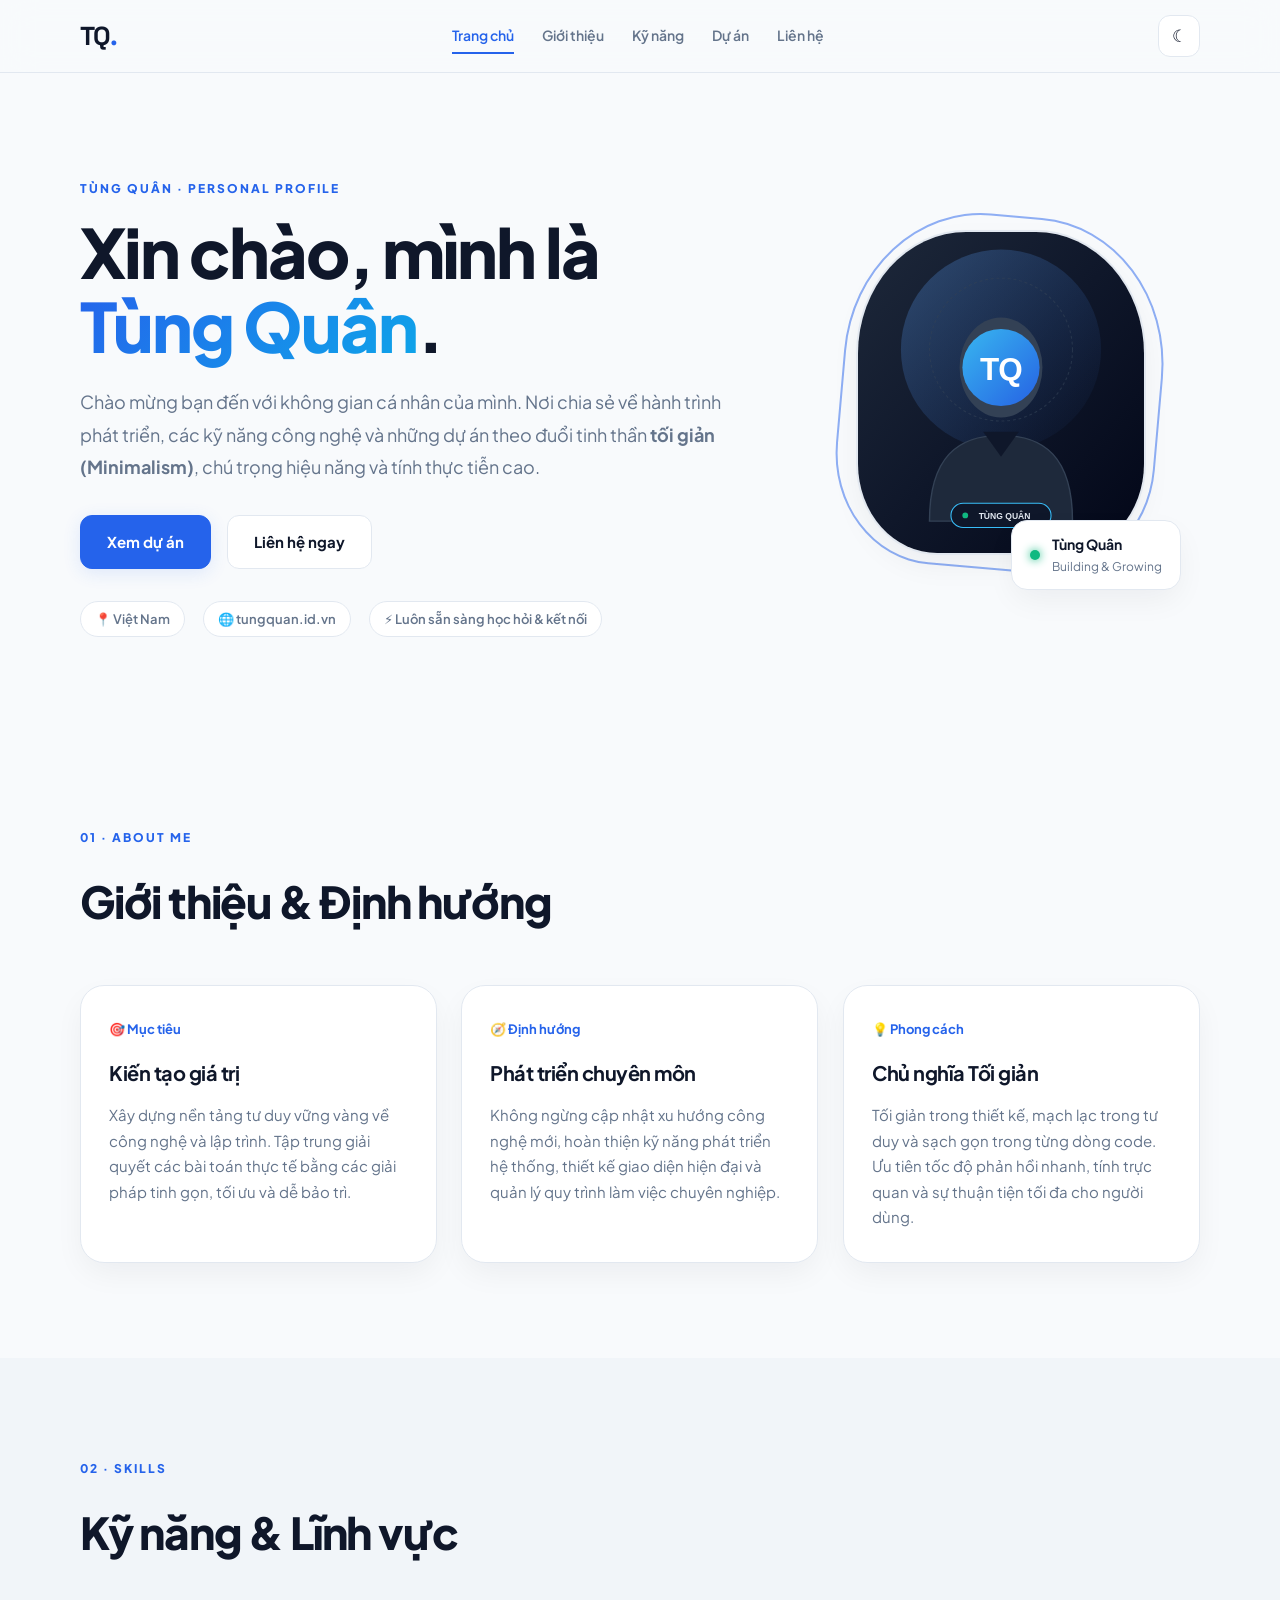
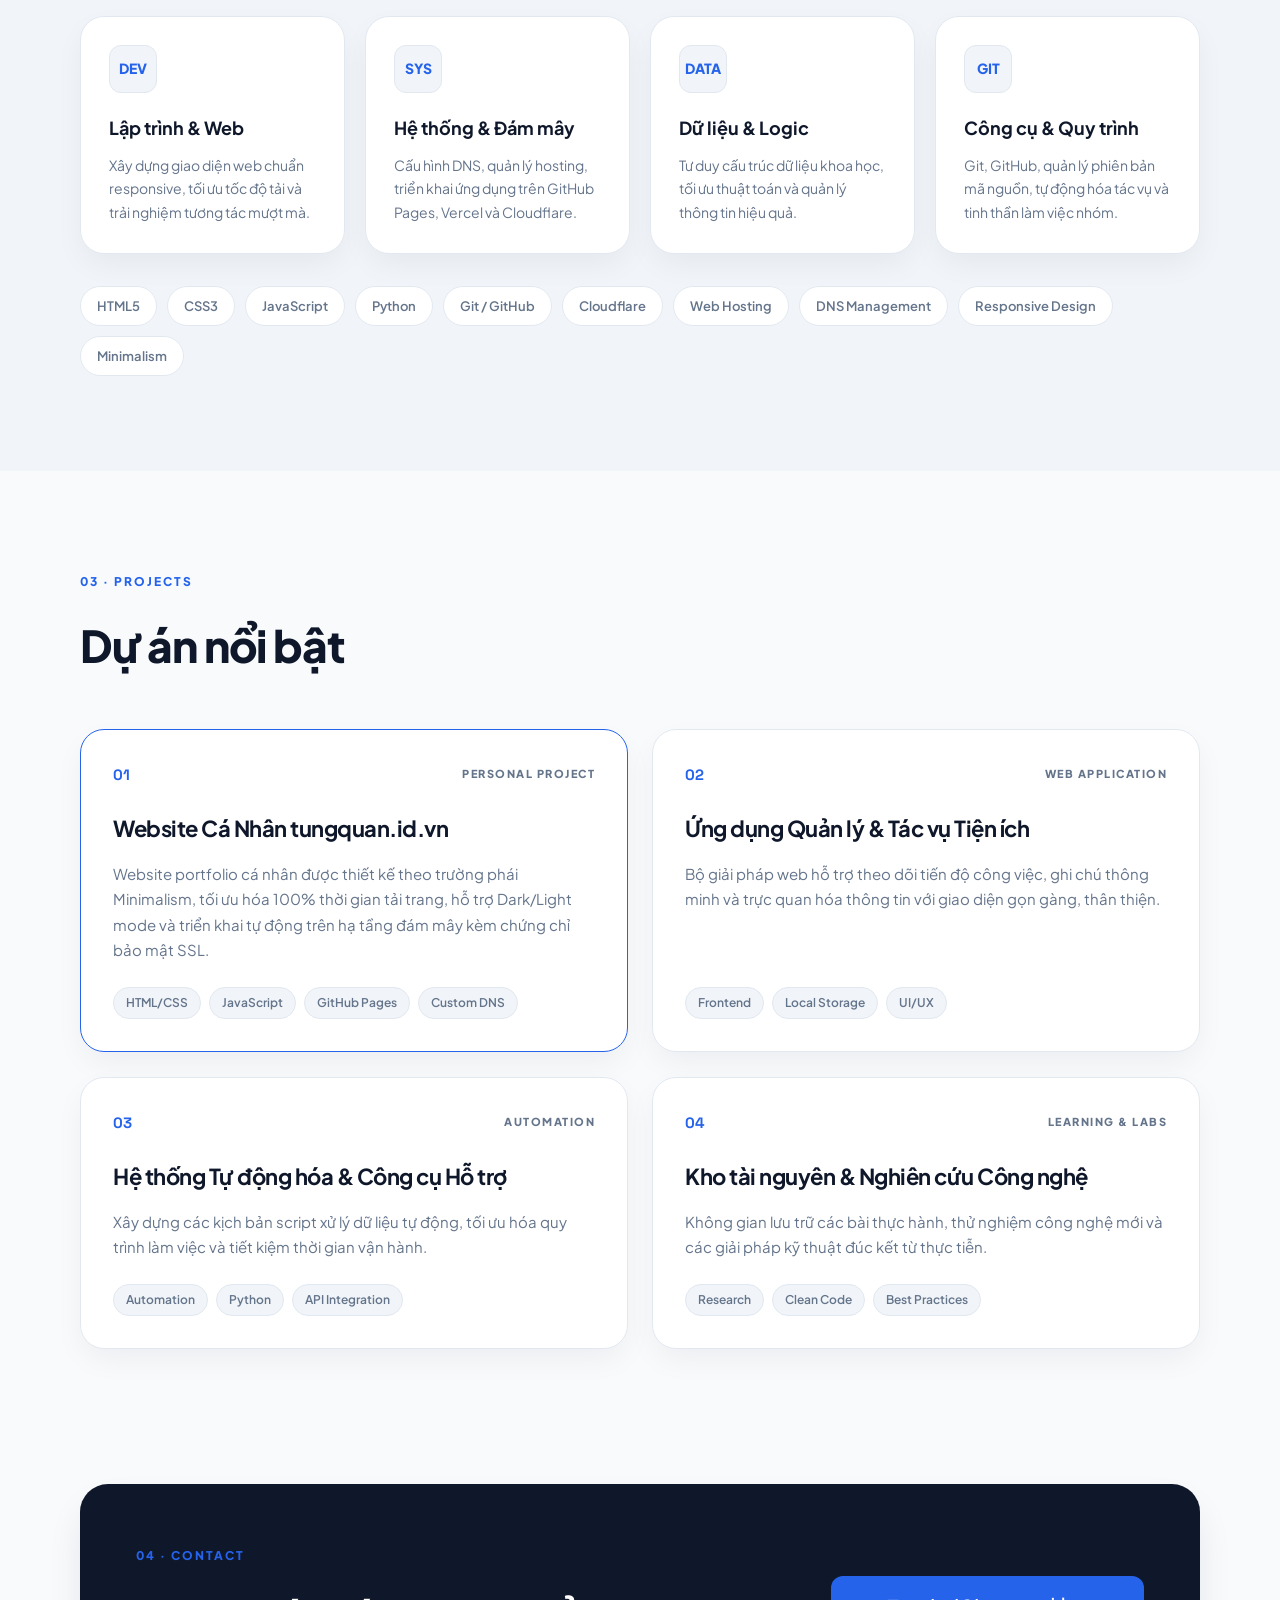
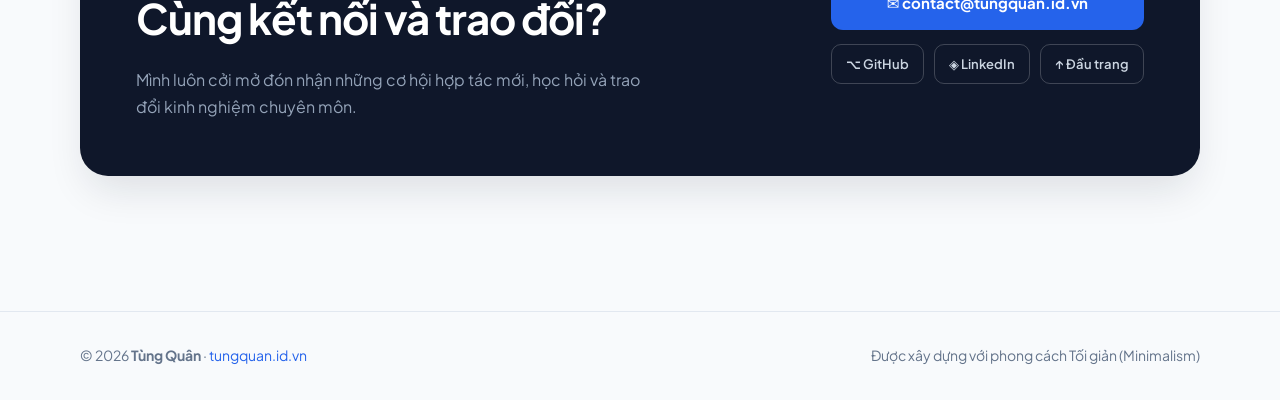
<file: index.html>
<!DOCTYPE html>
<html lang="vi">
<head>
  <meta charset="UTF-8">
  <meta name="viewport" content="width=device-width, initial-scale=1.0">
  <meta name="description" content="Portfolio và trang giới thiệu cá nhân của Tùng Quân - Phong cách tối giản (Minimalism).">
  <meta name="author" content="Tùng Quân">
  <meta property="og:title" content="Tùng Quân | Portfolio cá nhân">
  <meta property="og:description" content="Trang thông tin tổng quát và portfolio cá nhân của Tùng Quân.">
  <meta property="og:url" content="https://tungquan.id.vn/">
  <meta property="og:type" content="website">
  <link rel="icon" type="image/svg+xml" href="favicon.svg">
  <title>Tùng Quân | Personal Portfolio</title>
  <link rel="preconnect" href="https://fonts.googleapis.com">
  <link rel="preconnect" href="https://fonts.gstatic.com" crossorigin>
  <link href="https://fonts.googleapis.com/css2?family=Plus+Jakarta+Sans:wght@400;500;600;700;800&family=Space+Grotesk:wght@500;700&display=swap" rel="stylesheet">
  <link rel="stylesheet" href="style.css">
</head>
<body>
  <!-- Header / Navigation -->
  <header class="header">
    <div class="container nav">
      <a class="logo" href="#home">TQ<span>.</span></a>

      <nav id="navMenu">
        <a href="#home">Trang chủ</a>
        <a href="#about">Giới thiệu</a>
        <a href="#skills">Kỹ năng</a>
        <a href="#projects">Dự án</a>
        <a href="#contact">Liên hệ</a>
      </nav>

      <div class="header-actions">
        <button id="themeBtn" class="theme-btn" aria-label="Đổi giao diện sáng/tối" title="Đổi giao diện">☾</button>
        <button id="menuBtn" class="menu-btn" aria-label="Mở menu điều hướng">☰</button>
      </div>
    </div>
  </header>

  <main>
    <!-- Hero Section -->
    <section id="home" class="hero">
      <div class="container hero-grid">
        <div class="hero-text reveal">
          <p class="eyebrow">TÙNG QUÂN · PERSONAL PROFILE</p>
          <h1>Xin chào, mình là <span>Tùng Quân</span>.</h1>
          <p class="hero-desc">
            Chào mừng bạn đến với không gian cá nhân của mình. Nơi chia sẻ về hành trình phát triển,
            các kỹ năng công nghệ và những dự án theo đuổi tinh thần <strong>tối giản (Minimalism)</strong>,
            chú trọng hiệu năng và tính thực tiễn cao.
          </p>

          <div class="hero-actions">
            <a class="btn primary" href="#projects">Xem dự án</a>
            <a class="btn secondary" href="#contact">Liên hệ ngay</a>
          </div>

          <div class="quick-info">
            <span>📍 Việt Nam</span>
            <span>🌐 tungquan.id.vn</span>
            <span>⚡ Luôn sẵn sàng học hỏi & kết nối</span>
          </div>
        </div>

        <div class="hero-photo reveal">
          <div class="photo-ring"></div>
          <img src="assets/avatar.svg" alt="Ảnh đại diện Tùng Quân" id="profileAvatar">
          <div class="floating-card">
            <span class="dot"></span>
            <div>
              <strong>Tùng Quân</strong>
              <small>Building & Growing</small>
            </div>
          </div>
        </div>
      </div>
    </section>

    <!-- About Section -->
    <section id="about" class="section">
      <div class="container">
        <div class="section-heading reveal">
          <p class="eyebrow">01 · ABOUT ME</p>
          <h2>Giới thiệu & Định hướng</h2>
        </div>

        <div class="about-grid">
          <div class="about-card reveal">
            <div class="card-badge">🎯 Mục tiêu</div>
            <h3>Kiến tạo giá trị</h3>
            <p>
              Xây dựng nền tảng tư duy vững vàng về công nghệ và lập trình.
              Tập trung giải quyết các bài toán thực tế bằng các giải pháp tinh gọn,
              tối ưu và dễ bảo trì.
            </p>
          </div>

          <div class="about-card reveal">
            <div class="card-badge">🧭 Định hướng</div>
            <h3>Phát triển chuyên môn</h3>
            <p>
              Không ngừng cập nhật xu hướng công nghệ mới, hoàn thiện kỹ năng
              phát triển hệ thống, thiết kế giao diện hiện đại và quản lý quy trình
              làm việc chuyên nghiệp.
            </p>
          </div>

          <div class="about-card reveal">
            <div class="card-badge">💡 Phong cách</div>
            <h3>Chủ nghĩa Tối giản</h3>
            <p>
              Tối giản trong thiết kế, mạch lạc trong tư duy và sạch gọn trong từng dòng code.
              Ưu tiên tốc độ phản hồi nhanh, tính trực quan và sự thuận tiện tối đa cho người dùng.
            </p>
          </div>
        </div>
      </div>
    </section>

    <!-- Skills Section -->
    <section id="skills" class="section section-alt">
      <div class="container">
        <div class="section-heading reveal">
          <p class="eyebrow">02 · SKILLS</p>
          <h2>Kỹ năng & Lĩnh vực</h2>
        </div>

        <div class="skills-grid">
          <article class="skill-card reveal">
            <div class="skill-icon">DEV</div>
            <h3>Lập trình & Web</h3>
            <p>Xây dựng giao diện web chuẩn responsive, tối ưu tốc độ tải và trải nghiệm tương tác mượt mà.</p>
          </article>

          <article class="skill-card reveal">
            <div class="skill-icon">SYS</div>
            <h3>Hệ thống & Đám mây</h3>
            <p>Cấu hình DNS, quản lý hosting, triển khai ứng dụng trên GitHub Pages, Vercel và Cloudflare.</p>
          </article>

          <article class="skill-card reveal">
            <div class="skill-icon">DATA</div>
            <h3>Dữ liệu & Logic</h3>
            <p>Tư duy cấu trúc dữ liệu khoa học, tối ưu thuật toán và quản lý thông tin hiệu quả.</p>
          </article>

          <article class="skill-card reveal">
            <div class="skill-icon">GIT</div>
            <h3>Công cụ & Quy trình</h3>
            <p>Git, GitHub, quản lý phiên bản mã nguồn, tự động hóa tác vụ và tinh thần làm việc nhóm.</p>
          </article>
        </div>

        <div class="tags reveal">
          <span>HTML5</span>
          <span>CSS3</span>
          <span>JavaScript</span>
          <span>Python</span>
          <span>Git / GitHub</span>
          <span>Cloudflare</span>
          <span>Web Hosting</span>
          <span>DNS Management</span>
          <span>Responsive Design</span>
          <span>Minimalism</span>
        </div>
      </div>
    </section>

    <!-- Projects Section -->
    <section id="projects" class="section">
      <div class="container">
        <div class="section-heading reveal">
          <p class="eyebrow">03 · PROJECTS</p>
          <h2>Dự án nổi bật</h2>
        </div>

        <div class="projects-grid">
          <article class="project-card featured reveal">
            <div class="project-top">
              <span class="project-number">01</span>
              <span class="project-type">PERSONAL PROJECT</span>
            </div>
            <h3>Website Cá Nhân tungquan.id.vn</h3>
            <p>
              Website portfolio cá nhân được thiết kế theo trường phái Minimalism,
              tối ưu hóa 100% thời gian tải trang, hỗ trợ Dark/Light mode và triển khai
              tự động trên hạ tầng đám mây kèm chứng chỉ bảo mật SSL.
            </p>
            <div class="project-tags">
              <span>HTML/CSS</span>
              <span>JavaScript</span>
              <span>GitHub Pages</span>
              <span>Custom DNS</span>
            </div>
          </article>

          <article class="project-card reveal">
            <div class="project-top">
              <span class="project-number">02</span>
              <span class="project-type">WEB APPLICATION</span>
            </div>
            <h3>Ứng dụng Quản lý & Tác vụ Tiện ích</h3>
            <p>
              Bộ giải pháp web hỗ trợ theo dõi tiến độ công việc, ghi chú thông minh
              và trực quan hóa thông tin với giao diện gọn gàng, thân thiện.
            </p>
            <div class="project-tags">
              <span>Frontend</span>
              <span>Local Storage</span>
              <span>UI/UX</span>
            </div>
          </article>

          <article class="project-card reveal">
            <div class="project-top">
              <span class="project-number">03</span>
              <span class="project-type">AUTOMATION</span>
            </div>
            <h3>Hệ thống Tự động hóa & Công cụ Hỗ trợ</h3>
            <p>
              Xây dựng các kịch bản script xử lý dữ liệu tự động, tối ưu hóa quy trình làm việc
              và tiết kiệm thời gian vận hành.
            </p>
            <div class="project-tags">
              <span>Automation</span>
              <span>Python</span>
              <span>API Integration</span>
            </div>
          </article>

          <article class="project-card reveal">
            <div class="project-top">
              <span class="project-number">04</span>
              <span class="project-type">LEARNING & LABS</span>
            </div>
            <h3>Kho tài nguyên & Nghiên cứu Công nghệ</h3>
            <p>
              Không gian lưu trữ các bài thực hành, thử nghiệm công nghệ mới và
              các giải pháp kỹ thuật đúc kết từ thực tiễn.
            </p>
            <div class="project-tags">
              <span>Research</span>
              <span>Clean Code</span>
              <span>Best Practices</span>
            </div>
          </article>
        </div>
      </div>
    </section>

    <!-- Contact Section -->
    <section id="contact" class="section contact-section">
      <div class="container">
        <div class="contact-box reveal">
          <div class="contact-left">
            <p class="eyebrow">04 · CONTACT</p>
            <h2>Cùng kết nối và trao đổi?</h2>
            <p>Mình luôn cởi mở đón nhận những cơ hội hợp tác mới, học hỏi và trao đổi kinh nghiệm chuyên môn.</p>
          </div>

          <div class="contact-links">
            <a class="contact-btn primary-contact" href="mailto:contact@tungquan.id.vn" id="emailLink">
              ✉ contact@tungquan.id.vn
            </a>
            <div class="contact-sublinks">
              <a href="https://github.com" target="_blank" rel="noopener noreferrer">⌥ GitHub</a>
              <a href="https://linkedin.com" target="_blank" rel="noopener noreferrer">◈ LinkedIn</a>
              <a href="#home">↑ Đầu trang</a>
            </div>
          </div>
        </div>
      </div>
    </section>
  </main>

  <!-- Footer -->
  <footer>
    <div class="container footer-inner">
      <span>© 2026 <strong>Tùng Quân</strong> · <a href="https://tungquan.id.vn">tungquan.id.vn</a></span>
      <span>Được xây dựng với phong cách Tối giản (Minimalism)</span>
    </div>
  </footer>

  <script src="script.js"></script>
</body>
</html>
</file>
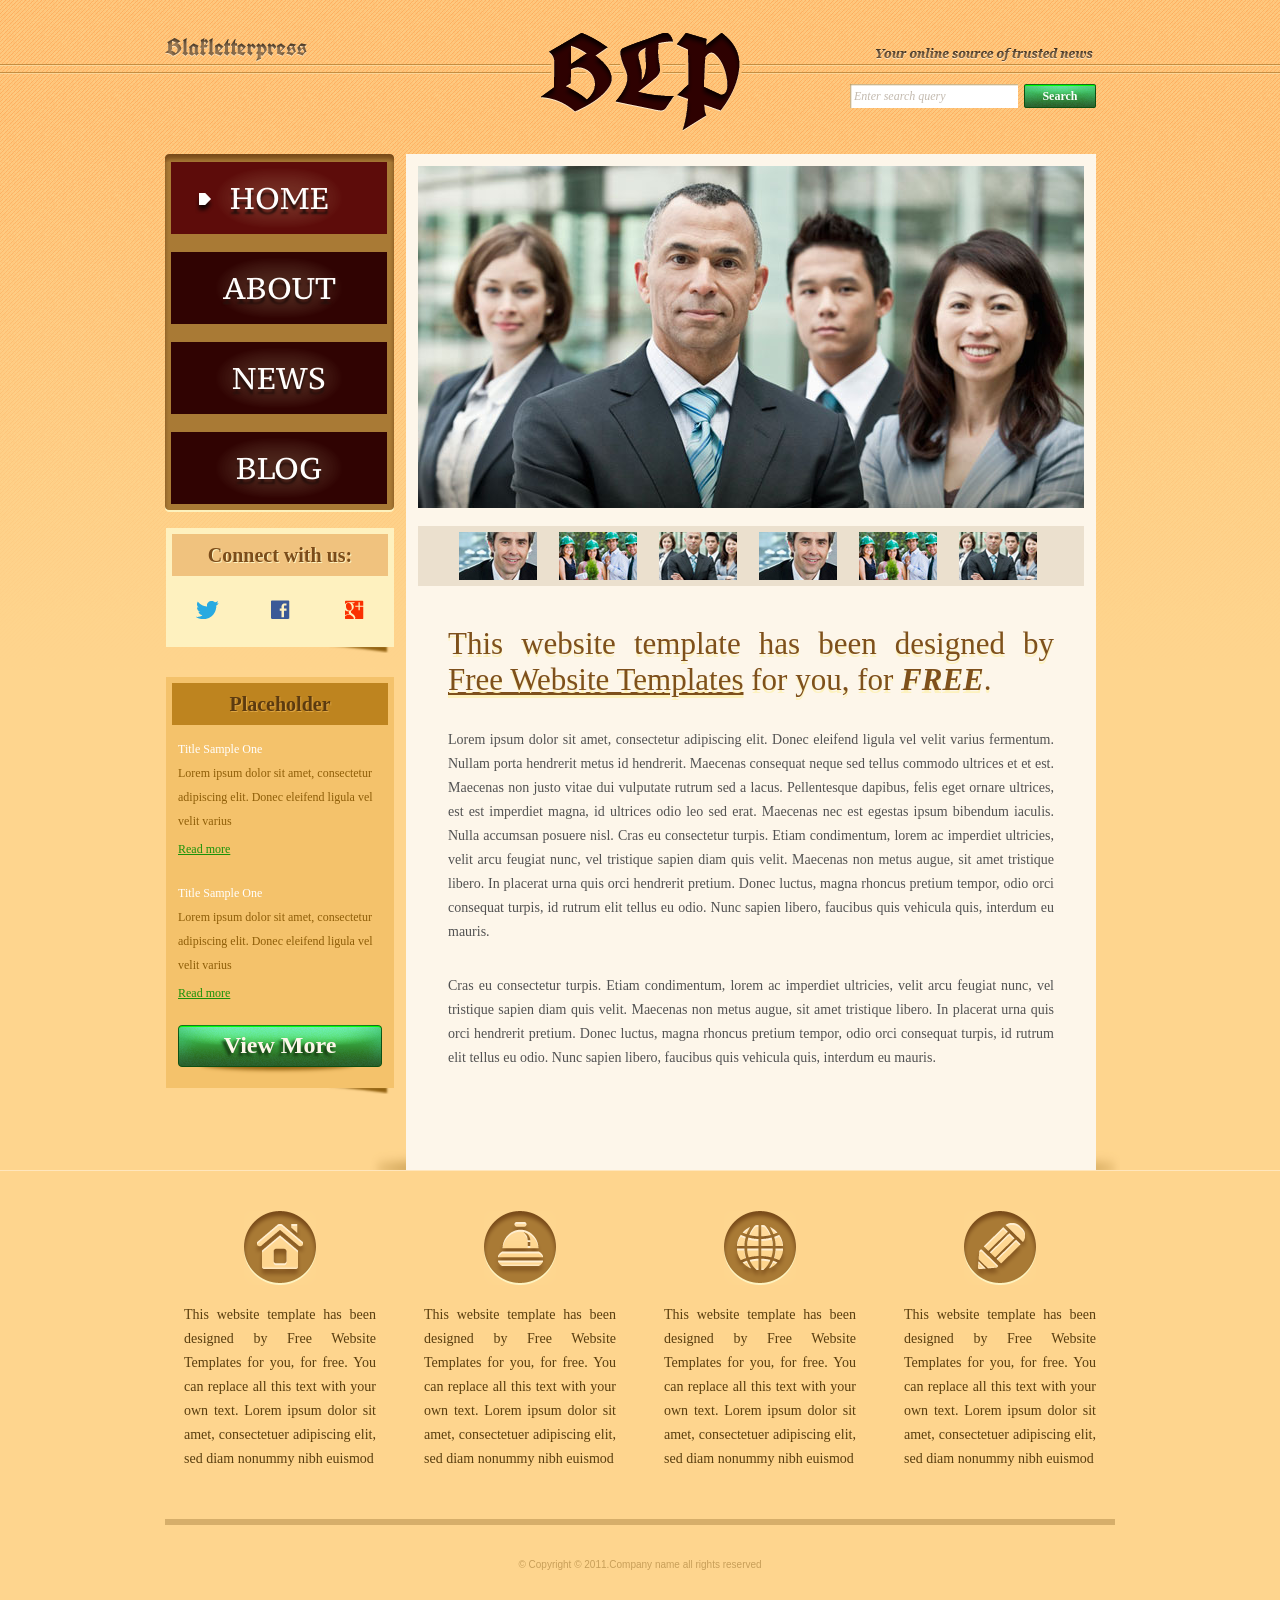
<file: Assignment2/index.html>
<!DOCTYPE html>
<!-- Website template by freewebsitetemplates.com -->
<html>
<head>
	<meta charset="UTF-8">
	<title>Blakletterpress Website Template</title>
	<link rel="stylesheet" href="css/style.css" type="text/css">
</head>
<body>
	<div id="page">
		<div id="header">
			<div id="motto">
				<a href="index.html" class="sitename"><img src="images/blakletterpress.png" height="24" width="142" alt="SiteName"></a>
				<p>
					<img src="images/header-text.png" height="14" width="218" alt="Text">
				</p>
			</div>
			<div id="logo">
				<a href="index.html"><img src="images/logo.png" alt="LOGO"></a>
			</div>
			<div id="searchbar">
				<form action="#" method="post">
					<input type="text" value="Enter search query" class="txtfield" onBlur="javascript:if(this.value==''){this.value=this.defaultValue;}" onFocus="javascript:if(this.value==this.defaultValue){this.value='';}">
					<input type="submit" value="Search" class="btn">
				</form>
			</div>
		</div>
		<div id="contents">
			<div id="main">
				<div id="gallery">
					<div>
						<img src="images/team-large.jpg" alt="Img">
					</div>
					<ul>
						<li>
							<img src="images/smiling.jpg" alt="Img">
						</li>
						<li>
							<img src="images/ecofriends.jpg" alt="Img">
						</li>
						<li>
							<img src="images/team.jpg" alt="Img">
						</li>
						<li>
							<img src="images/smiling.jpg" alt="Img">
						</li>
						<li>
							<img src="images/ecofriends.jpg" alt="Img">
						</li>
						<li>
							<img src="images/team.jpg" alt="Img">
						</li>
					</ul>
				</div>
				<div class="body">
					<h1>This website template has been designed by <a href="http://www.freewebsitetemplates.com/">Free Website Templates</a> for you, for <em>free</em>.</h1>
					<p>
						Lorem ipsum dolor sit amet, consectetur adipiscing elit. Donec eleifend ligula vel velit varius fermentum. Nullam porta hendrerit metus id hendrerit. Maecenas consequat neque sed tellus commodo ultrices et et est. Maecenas non justo vitae dui vulputate rutrum sed a lacus. Pellentesque dapibus, felis eget ornare ultrices, est est imperdiet magna, id ultrices odio leo sed erat. Maecenas nec est egestas ipsum bibendum iaculis. Nulla accumsan posuere nisl. Cras eu consectetur turpis. Etiam condimentum, lorem ac imperdiet ultricies, velit arcu feugiat nunc, vel tristique sapien diam quis velit. Maecenas non metus augue, sit amet tristique libero. In placerat urna quis orci hendrerit pretium. Donec luctus, magna rhoncus pretium tempor, odio orci consequat turpis, id rutrum elit tellus eu odio. Nunc sapien libero, faucibus quis vehicula quis, interdum eu mauris.
					</p>
					<p>
						Cras eu consectetur turpis. Etiam condimentum, lorem ac imperdiet ultricies, velit arcu feugiat nunc, vel tristique sapien diam quis velit. Maecenas non metus augue, sit amet tristique libero. In placerat urna quis orci hendrerit pretium. Donec luctus, magna rhoncus pretium tempor, odio orci consequat turpis, id rutrum elit tellus eu odio. Nunc sapien libero, faucibus quis vehicula quis, interdum eu mauris.
					</p>
				</div>
			</div>
			<div id="sidebar">
				<div id="navigation">
					<div>
						<ul>
							<li class="selected">
								<a href="index.html">Home</a>
							</li>
							<li>
								<a href="about.html">About</a>
							</li>
							<li>
								<a href="news.html">News</a>
							</li>
							<li>
								<a href="blog.html">Blog</a>
							</li>
						</ul>
					</div>
				</div>
				<div class="section">
					<div id="connect">
						<h2>Connect with us:</h2>
						<a href="http://freewebsitetemplates.com/go/twitter/" target="_blank" class="twitter"></a> <a href="http://freewebsitetemplates.com/go/facebook/" target="_blank" class="facebook"></a> <a href="http://freewebsitetemplates.com/go/googleplus/" target="_blank" class="googleplus"></a>
					</div>
				</div>
				<div class="section">
					<div id="posts">
						<h2>Placeholder</h2>
						<ul>
							<li>
								<h5>Title Sample One</h5>
								<p>
									Lorem ipsum dolor sit amet, consectetur adipiscing elit. Donec eleifend ligula vel velit varius
								</p>
								<a href="news.html" class="more">Read more</a>
							</li>
							<li>
								<h5>Title Sample One</h5>
								<p>
									Lorem ipsum dolor sit amet, consectetur adipiscing elit. Donec eleifend ligula vel velit varius
								</p>
								<a href="news.html" class="more">Read more</a>
							</li>
						</ul>
						<a href="news.html" class="btn2">View More</a>
					</div>
				</div>
			</div>
		</div>
		<div id="footer">
			<div>
				<ul id="featured">
					<li>
						<a href="index.html" class="home"></a>
						<p>
							This website template has been designed by Free Website Templates for you, for free. You can replace all this text with your own text. Lorem ipsum dolor sit amet, consectetuer adipiscing elit, sed diam nonummy nibh euismod
						</p>
					</li>
					<li>
						<a href="index.html" class="bell"></a>
						<p>
							This website template has been designed by Free Website Templates for you, for free. You can replace all this text with your own text. Lorem ipsum dolor sit amet, consectetuer adipiscing elit, sed diam nonummy nibh euismod
						</p>
					</li>
					<li>
						<a href="index.html" class="globe"></a>
						<p>
							This website template has been designed by Free Website Templates for you, for free. You can replace all this text with your own text. Lorem ipsum dolor sit amet, consectetuer adipiscing elit, sed diam nonummy nibh euismod
						</p>
					</li>
					<li>
						<a href="index.html" class="pencil"></a>
						<p>
							This website template has been designed by Free Website Templates for you, for free. You can replace all this text with your own text. Lorem ipsum dolor sit amet, consectetuer adipiscing elit, sed diam nonummy nibh euismod
						</p>
					</li>
				</ul>
				<p id="footnote">
					© Copyright © 2011.Company name all rights reserved
				</p>
			</div>
		</div>
	</div>
</body>
</html>
</file>
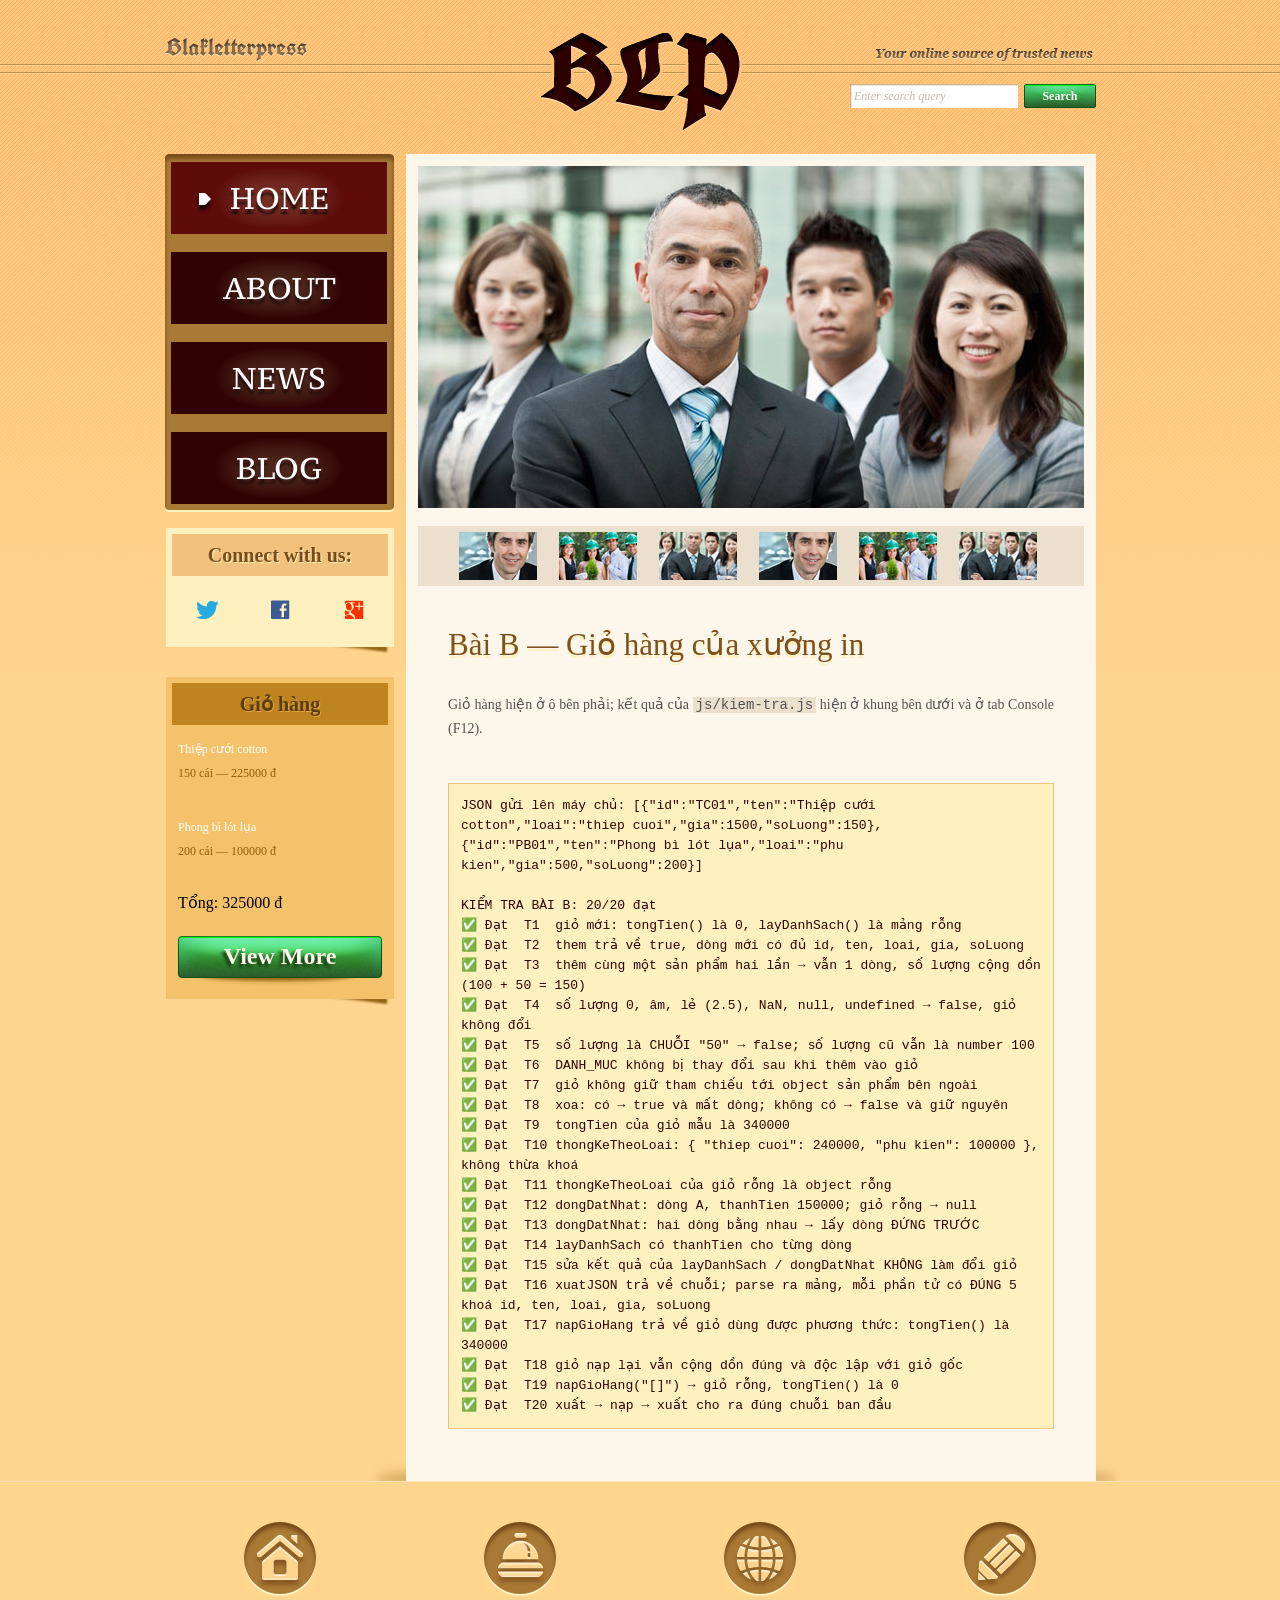
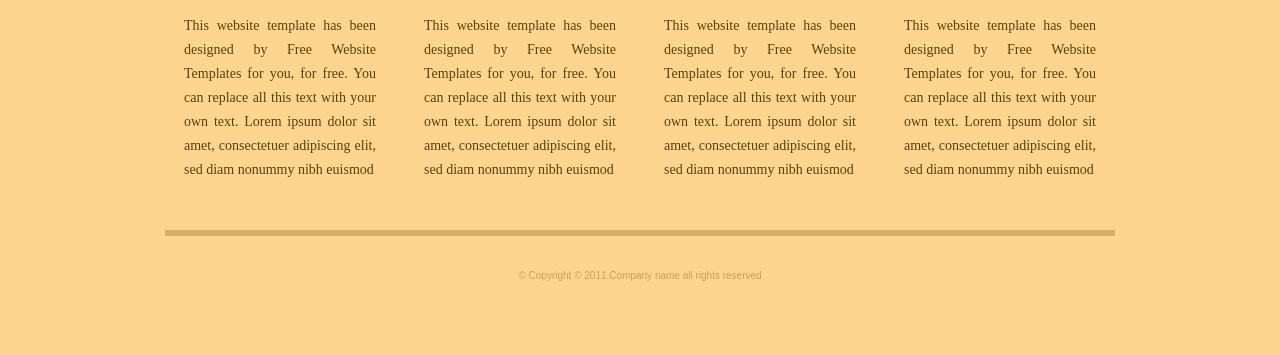
<file: Week6/Bai tap 2 - JS tin tuc va gio hang/index.html>
<!DOCTYPE html>
<!-- Website template by freewebsitetemplates.com -->
<html>
<head>
	<meta charset="UTF-8">
	<title>Bài B – Giỏ hàng | Blakletterpress</title>
	<link rel="stylesheet" href="css/style.css" type="text/css">
	<link rel="stylesheet" href="css/bai-js.css" type="text/css">
</head>
<body>
	<div id="page">
		<div id="header">
			<div id="motto">
				<a href="index.html" class="sitename"><img src="images/blakletterpress.png" height="24" width="142" alt="SiteName"></a>
				<p>
					<img src="images/header-text.png" height="14" width="218" alt="Text">
				</p>
			</div>
			<div id="logo">
				<a href="index.html"><img src="images/logo.png" alt="LOGO"></a>
			</div>
			<div id="searchbar">
				<form action="#" method="post">
					<input type="text" value="Enter search query" class="txtfield" onBlur="javascript:if(this.value==''){this.value=this.defaultValue;}" onFocus="javascript:if(this.value==this.defaultValue){this.value='';}">
					<input type="submit" value="Search" class="btn">
				</form>
			</div>
		</div>
		<div id="contents">
			<div id="main">
				<div id="gallery">
					<div>
						<img src="images/team-large.jpg" alt="Img">
					</div>
					<ul>
						<li>
							<img src="images/smiling.jpg" alt="Img">
						</li>
						<li>
							<img src="images/ecofriends.jpg" alt="Img">
						</li>
						<li>
							<img src="images/team.jpg" alt="Img">
						</li>
						<li>
							<img src="images/smiling.jpg" alt="Img">
						</li>
						<li>
							<img src="images/ecofriends.jpg" alt="Img">
						</li>
						<li>
							<img src="images/team.jpg" alt="Img">
						</li>
					</ul>
				</div>
				<div class="body">
					<h1>Bài B — Giỏ hàng của xưởng in</h1>
					<p>
						Giỏ hàng hiện ở ô bên phải; kết quả của <code>js/kiem-tra.js</code> hiện ở khung bên dưới và ở tab Console (F12).
					</p>
					<pre id="ket-qua"></pre>
				</div>
			</div>
			<div id="sidebar">
				<div id="navigation">
					<div>
						<ul>
							<li class="selected">
								<a href="index.html">Home</a>
							</li>
							<li>
								<a href="about.html">About</a>
							</li>
							<li>
								<a href="news.html">News</a>
							</li>
							<li>
								<a href="blog.html">Blog</a>
							</li>
						</ul>
					</div>
				</div>
				<div class="section">
					<div id="connect">
						<h2>Connect with us:</h2>
						<a href="http://freewebsitetemplates.com/go/twitter/" target="_blank" class="twitter"></a> <a href="http://freewebsitetemplates.com/go/facebook/" target="_blank" class="facebook"></a> <a href="http://freewebsitetemplates.com/go/googleplus/" target="_blank" class="googleplus"></a>
					</div>
				</div>
				<div class="section">
					<div id="posts">
						<h2>Giỏ hàng</h2>
						<ul id="gio-hang">
							<li>
								<h5>Title Sample One</h5>
								<p>
									Lorem ipsum dolor sit amet, consectetur adipiscing elit. Donec eleifend ligula vel velit varius
								</p>
								<a href="news.html" class="more">Read more</a>
							</li>
							<li>
								<h5>Title Sample One</h5>
								<p>
									Lorem ipsum dolor sit amet, consectetur adipiscing elit. Donec eleifend ligula vel velit varius
								</p>
								<a href="news.html" class="more">Read more</a>
							</li>
						</ul>
						<a href="news.html" class="btn2">View More</a>
					</div>
				</div>
			</div>
		</div>
		<div id="footer">
			<div>
				<ul id="featured">
					<li>
						<a href="index.html" class="home"></a>
						<p>
							This website template has been designed by Free Website Templates for you, for free. You can replace all this text with your own text. Lorem ipsum dolor sit amet, consectetuer adipiscing elit, sed diam nonummy nibh euismod
						</p>
					</li>
					<li>
						<a href="index.html" class="bell"></a>
						<p>
							This website template has been designed by Free Website Templates for you, for free. You can replace all this text with your own text. Lorem ipsum dolor sit amet, consectetuer adipiscing elit, sed diam nonummy nibh euismod
						</p>
					</li>
					<li>
						<a href="index.html" class="globe"></a>
						<p>
							This website template has been designed by Free Website Templates for you, for free. You can replace all this text with your own text. Lorem ipsum dolor sit amet, consectetuer adipiscing elit, sed diam nonummy nibh euismod
						</p>
					</li>
					<li>
						<a href="index.html" class="pencil"></a>
						<p>
							This website template has been designed by Free Website Templates for you, for free. You can replace all this text with your own text. Lorem ipsum dolor sit amet, consectetuer adipiscing elit, sed diam nonummy nibh euismod
						</p>
					</li>
				</ul>
				<p id="footnote">
					© Copyright © 2011.Company name all rights reserved
				</p>
			</div>
		</div>
	</div>
	<script src="js/ho-tro.js"></script>
	<script src="js/bai-b-gio-hang.js"></script>
	<script src="js/kiem-tra.js"></script>
</body>
</html>
</file>
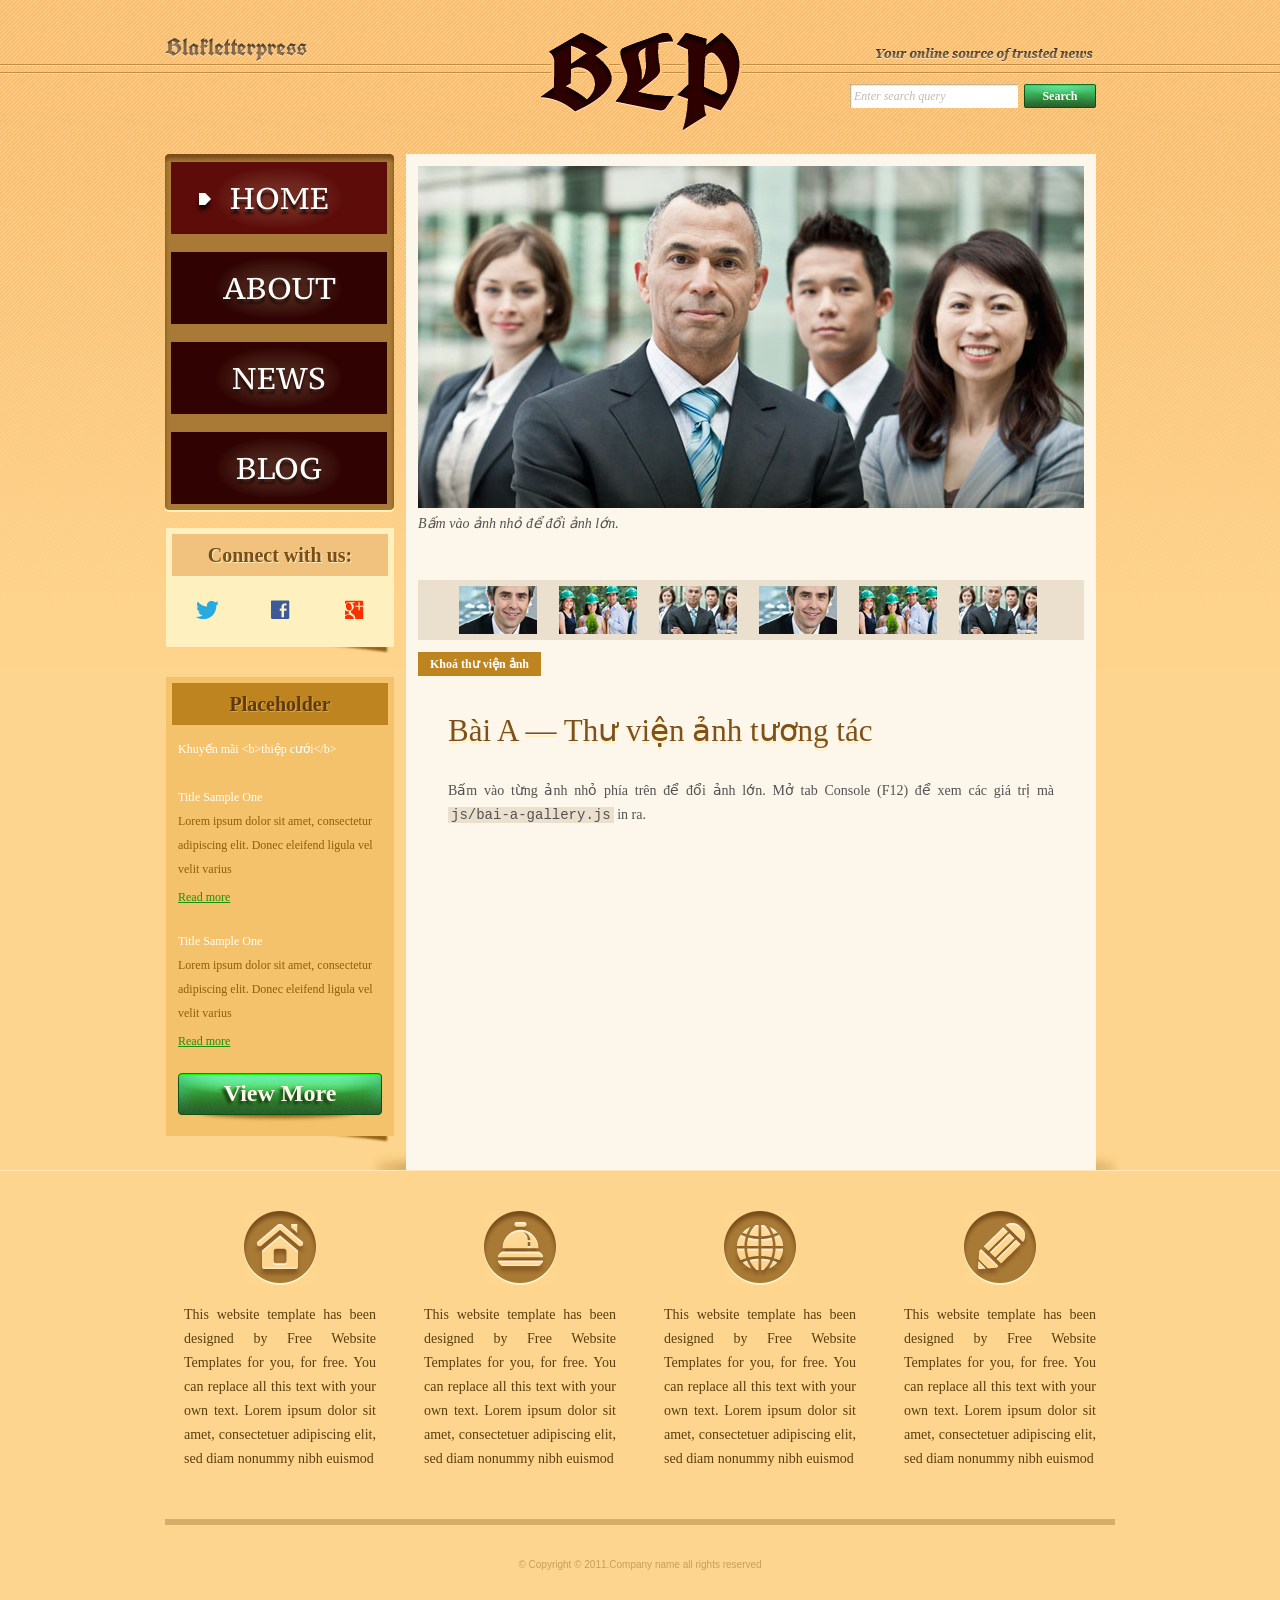
<file: Week6/Bai tap 3 - JS thu vien anh va tin nhanh/index.html>
<!DOCTYPE html>
<!-- Website template by freewebsitetemplates.com -->
<html>
<head>
	<meta charset="UTF-8">
	<title>Bài A – Thư viện ảnh | Blakletterpress</title>
	<link rel="stylesheet" href="css/style.css" type="text/css">
	<link rel="stylesheet" href="css/bai-js.css" type="text/css">
</head>
<body>
	<div id="page">
		<div id="header">
			<div id="motto">
				<a href="index.html" class="sitename"><img src="images/blakletterpress.png" height="24" width="142" alt="SiteName"></a>
				<p>
					<img src="images/header-text.png" height="14" width="218" alt="Text">
				</p>
			</div>
			<div id="logo">
				<a href="index.html"><img src="images/logo.png" alt="LOGO"></a>
			</div>
			<div id="searchbar">
				<form action="#" method="post">
					<input type="text" id="o-tim-kiem" value="Enter search query" class="txtfield">
					<input type="submit" value="Search" class="btn">
				</form>
			</div>
		</div>
		<div id="contents">
			<div id="main">
				<div id="gallery">
					<div>
						<img src="images/team-large.jpg" alt="Img">
					</div>
					<ul>
						<li>
							<img src="images/smiling.jpg" alt="meeting">
						</li>
						<li>
							<img src="images/ecofriends.jpg" alt="team-large">
						</li>
						<li>
							<img src="images/team.jpg" alt="team-large">
						</li>
						<li>
							<img src="images/smiling.jpg" alt="meeting">
						</li>
						<li>
							<img src="images/ecofriends.jpg" alt="team-large">
						</li>
						<li>
							<img src="images/team.jpg" alt="team-large">
						</li>
					</ul>
					<button type="button" id="nut-khoa">Khoá thư viện ảnh</button>
				</div>
				<div class="body">
					<h1>Bài A — Thư viện ảnh tương tác</h1>
					<p>
						Bấm vào từng ảnh nhỏ phía trên để đổi ảnh lớn. Mở tab Console (F12) để xem các giá trị mà <code>js/bai-a-gallery.js</code> in ra.
					</p>
				</div>
			</div>
			<div id="sidebar">
				<div id="navigation">
					<div>
						<ul>
							<li class="selected">
								<a href="index.html">Home</a>
							</li>
							<li>
								<a href="about.html">About</a>
							</li>
							<li>
								<a href="news.html">News</a>
							</li>
							<li>
								<a href="blog.html">Blog</a>
							</li>
						</ul>
					</div>
				</div>
				<div class="section">
					<div id="connect">
						<h2>Connect with us:</h2>
						<a href="http://freewebsitetemplates.com/go/twitter/" target="_blank" class="twitter"></a> <a href="http://freewebsitetemplates.com/go/facebook/" target="_blank" class="facebook"></a> <a href="http://freewebsitetemplates.com/go/googleplus/" target="_blank" class="googleplus"></a>
					</div>
				</div>
				<div class="section">
					<div id="posts">
						<h2>Placeholder</h2>
						<ul>
							<li>
								<h5>Title Sample One</h5>
								<p>
									Lorem ipsum dolor sit amet, consectetur adipiscing elit. Donec eleifend ligula vel velit varius
								</p>
								<a href="news.html" class="more">Read more</a>
							</li>
							<li>
								<h5>Title Sample One</h5>
								<p>
									Lorem ipsum dolor sit amet, consectetur adipiscing elit. Donec eleifend ligula vel velit varius
								</p>
								<a href="news.html" class="more">Read more</a>
							</li>
						</ul>
						<a href="news.html" class="btn2">View More</a>
					</div>
				</div>
			</div>
		</div>
		<div id="footer">
			<div>
				<ul id="featured">
					<li>
						<a href="index.html" class="home"></a>
						<p>
							This website template has been designed by Free Website Templates for you, for free. You can replace all this text with your own text. Lorem ipsum dolor sit amet, consectetuer adipiscing elit, sed diam nonummy nibh euismod
						</p>
					</li>
					<li>
						<a href="index.html" class="bell"></a>
						<p>
							This website template has been designed by Free Website Templates for you, for free. You can replace all this text with your own text. Lorem ipsum dolor sit amet, consectetuer adipiscing elit, sed diam nonummy nibh euismod
						</p>
					</li>
					<li>
						<a href="index.html" class="globe"></a>
						<p>
							This website template has been designed by Free Website Templates for you, for free. You can replace all this text with your own text. Lorem ipsum dolor sit amet, consectetuer adipiscing elit, sed diam nonummy nibh euismod
						</p>
					</li>
					<li>
						<a href="index.html" class="pencil"></a>
						<p>
							This website template has been designed by Free Website Templates for you, for free. You can replace all this text with your own text. Lorem ipsum dolor sit amet, consectetuer adipiscing elit, sed diam nonummy nibh euismod
						</p>
					</li>
				</ul>
				<p id="footnote">
					© Copyright © 2011.Company name all rights reserved
				</p>
			</div>
		</div>
	</div>
	<script src="js/bai-a-gallery.js"></script>
</body>
</html>
</file>
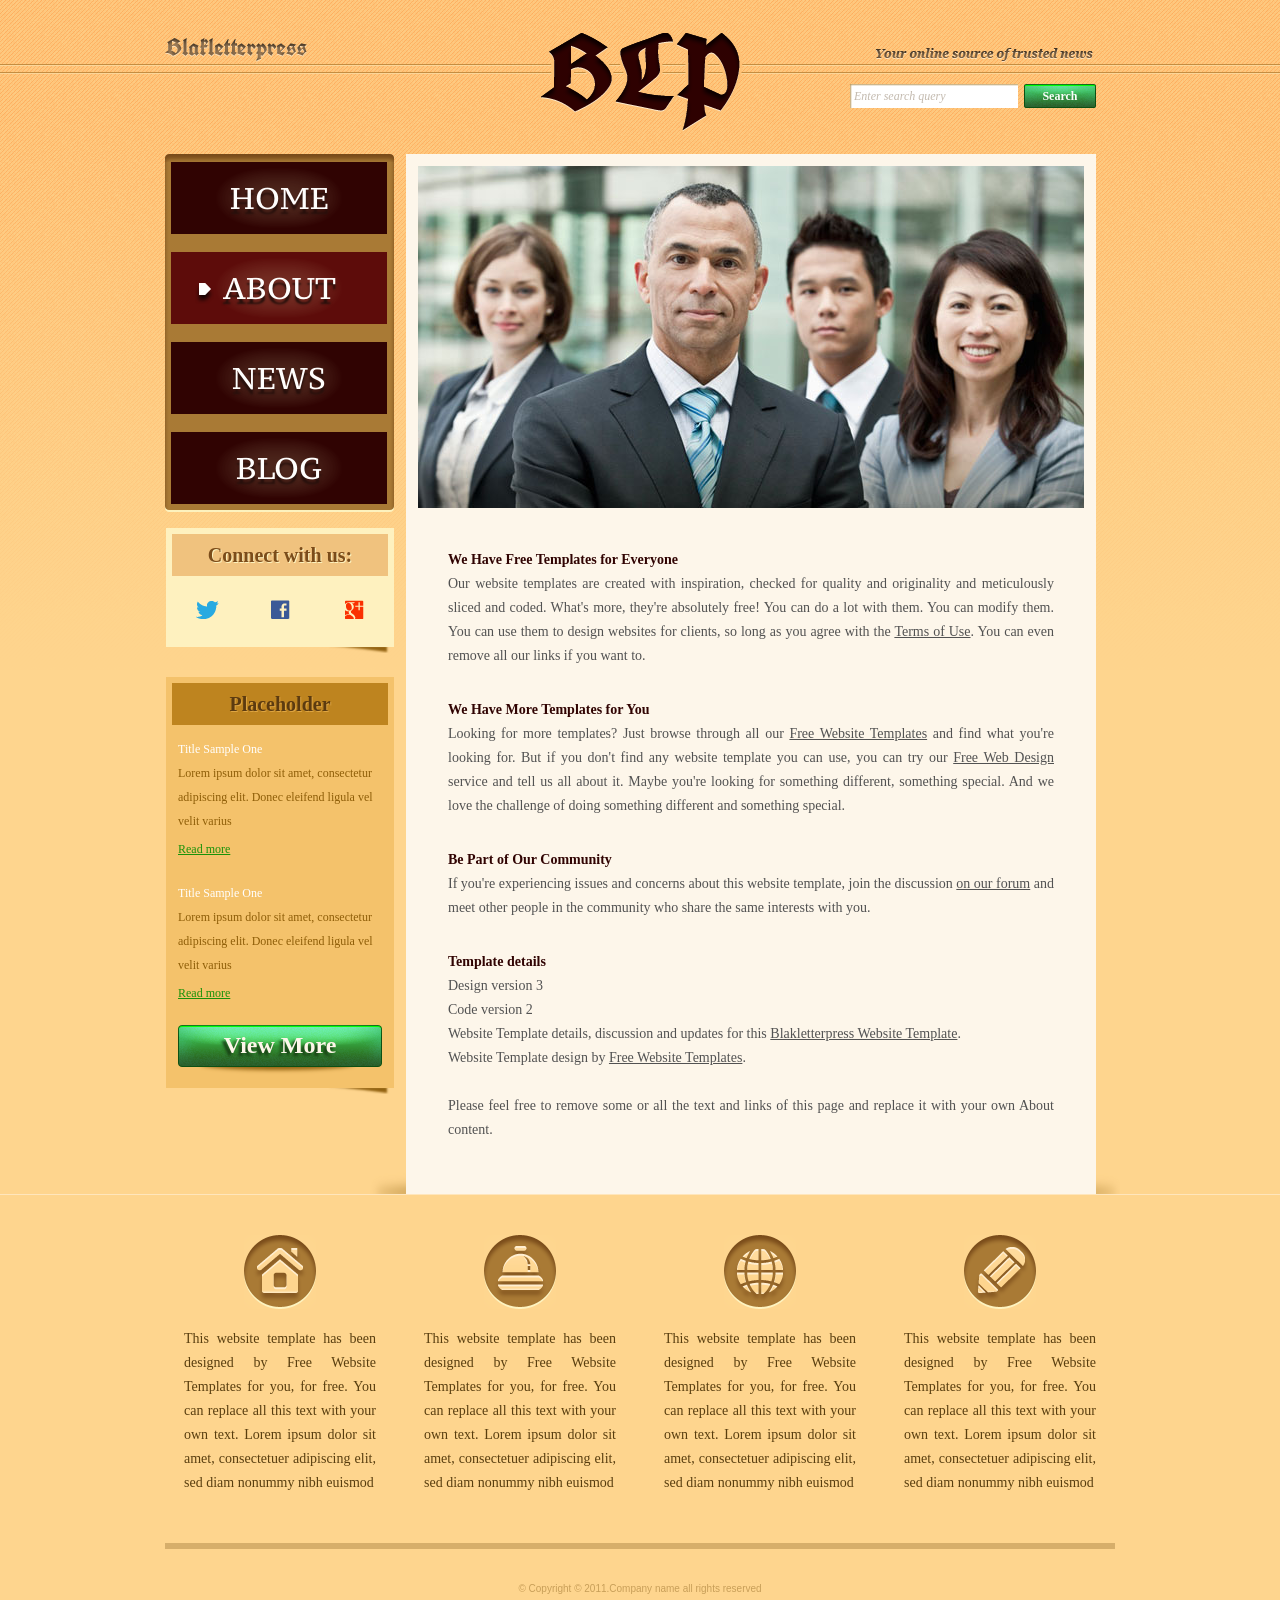
<file: Assignment2/about.html>
<!DOCTYPE html>
<!-- Website template by freewebsitetemplates.com -->
<html>
<head>
	<meta charset="UTF-8">
	<title>About - Blakletterpress Website Template</title>
	<link rel="stylesheet" href="css/style.css" type="text/css">
</head>
<body>
	<div id="page">
		<div id="header">
			<div id="motto">
				<a href="index.html" class="sitename"><img src="images/blakletterpress.png" height="24" width="142" alt="SiteName"></a>
				<p>
					<img src="images/header-text.png" height="14" width="218" alt="Text">
				</p>
			</div>
			<div id="logo">
				<a href="index.html"><img src="images/logo.png" alt="LOGO"></a>
			</div>
			<div id="searchbar">
				<form action="#" method="post">
					<input type="text" value="Enter search query" class="txtfield" onBlur="javascript:if(this.value==''){this.value=this.defaultValue;}" onFocus="javascript:if(this.value==this.defaultValue){this.value='';}">
					<input type="submit" value="Search" class="btn">
				</form>
			</div>
		</div>
		<div id="contents">
			<div id="main">
				<div id="gallery">
					<div>
						<img src="images/team-large.jpg" alt="Img">
					</div>
				</div>
				<div id="about" class="body">
					<h4>We Have Free Templates for Everyone</h4>
					<p>
						Our website templates are created with inspiration, checked for quality and originality and meticulously sliced and coded. What's more, they're absolutely free! You can do a lot with them. You can modify them. You can use them to design websites for clients, so long as you agree with the <a href="http://www.freewebsitetemplates.com/about/terms/">Terms of Use</a>. You can even remove all our links if you want to.
					</p>
					<h4>We Have More Templates for You</h4>
					<p>
						Looking for more templates? Just browse through all our <a href="http://www.freewebsitetemplates.com/">Free Website Templates</a> and find what you're looking for. But if you don't find any website template you can use, you can try our <a href="http://www.freewebsitetemplates.com/freewebdesign/">Free Web Design</a> service and tell us all about it. Maybe you're looking for something different, something special. And we love the challenge of doing something different and something special.
					</p>
					<h4>Be Part of Our Community</h4>
					<p>
						If you're experiencing issues and concerns about this website template, join the discussion <a href="http://www.freewebsitetemplates.com/forums/">on our forum</a> and meet other people in the community who share the same interests with you.
					</p>
					<h4>Template details</h4>
					<p>
						Design version 3<br> Code version 2<br> Website Template details, discussion and updates for this <a href="http://www.freewebsitetemplates.com/forums/f18/">Blakletterpress Website Template</a>.<br> Website Template design by <a href="http://www.freewebsitetemplates.com/">Free Website Templates</a>.<br><br> Please feel free to remove some or all the text and links of this page and replace it with your own About content.
					</p>
				</div>
			</div>
			<div id="sidebar">
				<div id="navigation">
					<div>
						<ul>
							<li>
								<a href="index.html">Home</a>
							</li>
							<li class="selected">
								<a href="about.html">About</a>
							</li>
							<li>
								<a href="news.html">News</a>
							</li>
							<li>
								<a href="blog.html">Blog</a>
							</li>
						</ul>
					</div>
				</div>
				<div class="section">
					<div id="connect">
						<h2>Connect with us:</h2>
						<a href="http://freewebsitetemplates.com/go/twitter/" target="_blank" class="twitter"></a> <a href="http://freewebsitetemplates.com/go/facebook/" target="_blank" class="facebook"></a> <a href="http://freewebsitetemplates.com/go/googleplus/" target="_blank" class="googleplus"></a>
					</div>
				</div>
				<div class="section">
					<div id="posts">
						<h2>Placeholder</h2>
						<ul>
							<li>
								<h5>Title Sample One</h5>
								<p>
									Lorem ipsum dolor sit amet, consectetur adipiscing elit. Donec eleifend ligula vel velit varius
								</p>
								<a href="news.html" class="more">Read more</a>
							</li>
							<li>
								<h5>Title Sample One</h5>
								<p>
									Lorem ipsum dolor sit amet, consectetur adipiscing elit. Donec eleifend ligula vel velit varius
								</p>
								<a href="news.html" class="more">Read more</a>
							</li>
						</ul>
						<a href="news.html" class="btn2">View More</a>
					</div>
				</div>
			</div>
		</div>
		<div id="footer">
			<div>
				<ul id="featured">
					<li>
						<a href="index.html" class="home"></a>
						<p>
							This website template has been designed by Free Website Templates for you, for free. You can replace all this text with your own text. Lorem ipsum dolor sit amet, consectetuer adipiscing elit, sed diam nonummy nibh euismod
						</p>
					</li>
					<li>
						<a href="index.html" class="bell"></a>
						<p>
							This website template has been designed by Free Website Templates for you, for free. You can replace all this text with your own text. Lorem ipsum dolor sit amet, consectetuer adipiscing elit, sed diam nonummy nibh euismod
						</p>
					</li>
					<li>
						<a href="index.html" class="globe"></a>
						<p>
							This website template has been designed by Free Website Templates for you, for free. You can replace all this text with your own text. Lorem ipsum dolor sit amet, consectetuer adipiscing elit, sed diam nonummy nibh euismod
						</p>
					</li>
					<li>
						<a href="index.html" class="pencil"></a>
						<p>
							This website template has been designed by Free Website Templates for you, for free. You can replace all this text with your own text. Lorem ipsum dolor sit amet, consectetuer adipiscing elit, sed diam nonummy nibh euismod
						</p>
					</li>
					</li>
				</ul>
				<p id="footnote">
					© Copyright © 2011.Company name all rights reserved
				</p>
			</div>
		</div>
	</div>
</body>
</html>
</file>
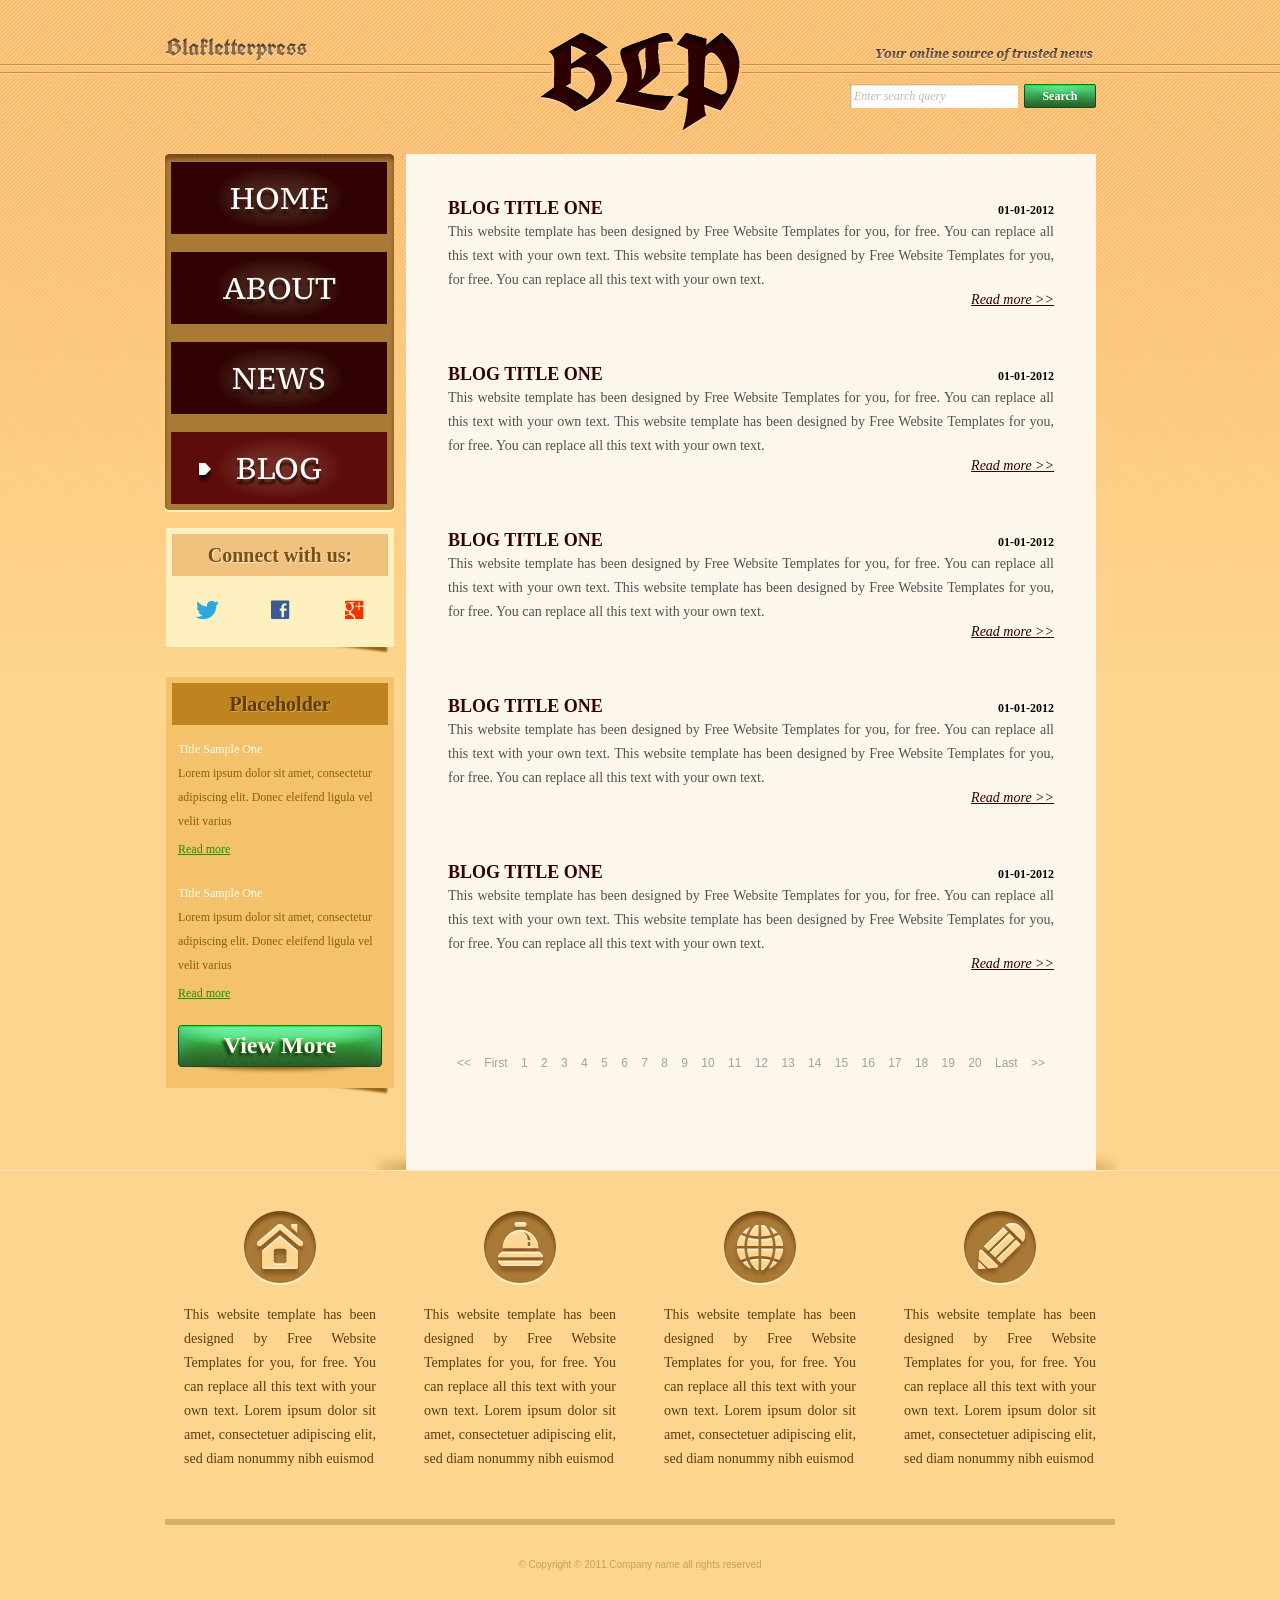
<file: Assignment2/blog.html>
<!DOCTYPE html>
<!-- Website template by freewebsitetemplates.com -->
<html>
<head>
	<meta charset="UTF-8">
	<title>Blog - Blakletterpress Website Template</title>
	<link rel="stylesheet" href="css/style.css" type="text/css">
</head>
<body>
	<div id="page">
		<div id="header">
			<div id="motto">
				<a href="index.html" class="sitename"><img src="images/blakletterpress.png" height="24" width="142" alt="SiteName"></a>
				<p>
					<img src="images/header-text.png" height="14" width="218" alt="Text">
				</p>
			</div>
			<div id="logo">
				<a href="index.html"><img src="images/logo.png" alt="LOGO"></a>
			</div>
			<div id="searchbar">
				<form action="#" method="post">
					<input type="text" value="Enter search query" class="txtfield" onBlur="javascript:if(this.value==''){this.value=this.defaultValue;}" onFocus="javascript:if(this.value==this.defaultValue){this.value='';}">
					<input type="submit" value="Search" class="btn">
				</form>
			</div>
		</div>
		<div id="contents">
			<div id="main">
				<div class="body">
					<ul id="list">
						<li>
							<span class="time">01-01-2012</span>
							<h3>BLOG TITLE ONE</h3>
							<p>
								This website template has been designed by Free Website Templates for you, for free. You can replace all this text with your own text. This website template has been designed by Free Website Templates for you, for free. You can replace all this text with your own text.
							</p>
							<a href="blog.html" class="more">Read more >></a>
						</li>
						<li>
							<span class="time">01-01-2012</span>
							<h3>BLOG TITLE ONE</h3>
							<p>
								This website template has been designed by Free Website Templates for you, for free. You can replace all this text with your own text. This website template has been designed by Free Website Templates for you, for free. You can replace all this text with your own text.
							</p>
							<a href="blog.html" class="more">Read more >></a>
						</li>
						<li>
							<span class="time">01-01-2012</span>
							<h3>BLOG TITLE ONE</h3>
							<p>
								This website template has been designed by Free Website Templates for you, for free. You can replace all this text with your own text. This website template has been designed by Free Website Templates for you, for free. You can replace all this text with your own text.
							</p>
							<a href="blog.html" class="more">Read more >></a>
						</li>
						<li>
							<span class="time">01-01-2012</span>
							<h3>BLOG TITLE ONE</h3>
							<p>
								This website template has been designed by Free Website Templates for you, for free. You can replace all this text with your own text. This website template has been designed by Free Website Templates for you, for free. You can replace all this text with your own text.
							</p>
							<a href="blog.html" class="more">Read more >></a>
						</li>
						<li>
							<span class="time">01-01-2012</span>
							<h3>BLOG TITLE ONE</h3>
							<p>
								This website template has been designed by Free Website Templates for you, for free. You can replace all this text with your own text. This website template has been designed by Free Website Templates for you, for free. You can replace all this text with your own text.
							</p>
							<a href="blog.html" class="more">Read more >></a>
						</li>
					</ul>
					<div id="pagination">
						<a href="blog.html">&lt;&lt;</a> <a href="blog.html">First</a> <a href="blog.html">1</a> <a href="blog.html">2</a> <a href="blog.html">3</a> <a href="blog.html">4</a> <a href="blog.html">5</a> <a href="blog.html">6</a> <a href="blog.html">7</a> <a href="blog.html">8</a> <a href="blog.html">9</a> <a href="blog.html">10</a> <a href="blog.html">11</a> <a href="blog.html">12</a> <a href="blog.html">13</a> <a href="blog.html">14</a> <a href="blog.html">15</a> <a href="blog.html">16</a> <a href="blog.html">17</a> <a href="blog.html">18</a> <a href="blog.html">19</a> <a href="blog.html">20</a> <a href="blog.html">Last</a> <a href="blog.html">&gt;&gt;</a>
					</div>
				</div>
			</div>
			<div id="sidebar">
				<div id="navigation">
					<div>
						<ul>
							<li>
								<a href="index.html">Home</a>
							</li>
							<li>
								<a href="about.html">About</a>
							</li>
							<li>
								<a href="news.html">News</a>
							</li>
							<li class="selected">
								<a href="blog.html">Blog</a>
							</li>
						</ul>
					</div>
				</div>
				<div class="section">
					<div id="connect">
						<h2>Connect with us:</h2>
						<a href="http://freewebsitetemplates.com/go/twitter/" target="_blank" class="twitter"></a> <a href="http://freewebsitetemplates.com/go/facebook/" target="_blank" class="facebook"></a> <a href="http://freewebsitetemplates.com/go/googleplus/" target="_blank" class="googleplus"></a>
					</div>
				</div>
				<div class="section">
					<div id="posts">
						<h2>Placeholder</h2>
						<ul>
							<li>
								<h5>Title Sample One</h5>
								<p>
									Lorem ipsum dolor sit amet, consectetur adipiscing elit. Donec eleifend ligula vel velit varius
								</p>
								<a href="news.html" class="more">Read more</a>
							</li>
							<li>
								<h5>Title Sample One</h5>
								<p>
									Lorem ipsum dolor sit amet, consectetur adipiscing elit. Donec eleifend ligula vel velit varius
								</p>
								<a href="news.html" class="more">Read more</a>
							</li>
						</ul>
						<a href="news.html" class="btn2">View More</a>
					</div>
				</div>
			</div>
		</div>
		<div id="footer">
			<div>
				<ul id="featured">
					<li>
						<a href="index.html" class="home"></a>
						<p>
							This website template has been designed by Free Website Templates for you, for free. You can replace all this text with your own text. Lorem ipsum dolor sit amet, consectetuer adipiscing elit, sed diam nonummy nibh euismod
						</p>
					</li>
					<li>
						<a href="index.html" class="bell"></a>
						<p>
							This website template has been designed by Free Website Templates for you, for free. You can replace all this text with your own text. Lorem ipsum dolor sit amet, consectetuer adipiscing elit, sed diam nonummy nibh euismod
						</p>
					</li>
					<li>
						<a href="index.html" class="globe"></a>
						<p>
							This website template has been designed by Free Website Templates for you, for free. You can replace all this text with your own text. Lorem ipsum dolor sit amet, consectetuer adipiscing elit, sed diam nonummy nibh euismod
						</p>
					</li>
					<li>
						<a href="index.html" class="pencil"></a>
						<p>
							This website template has been designed by Free Website Templates for you, for free. You can replace all this text with your own text. Lorem ipsum dolor sit amet, consectetuer adipiscing elit, sed diam nonummy nibh euismod
						</p>
					</li>
				</ul>
				<p id="footnote">
					© Copyright © 2011.Company name all rights reserved
				</p>
			</div>
		</div>
	</div>
</body>
</html>
</file>
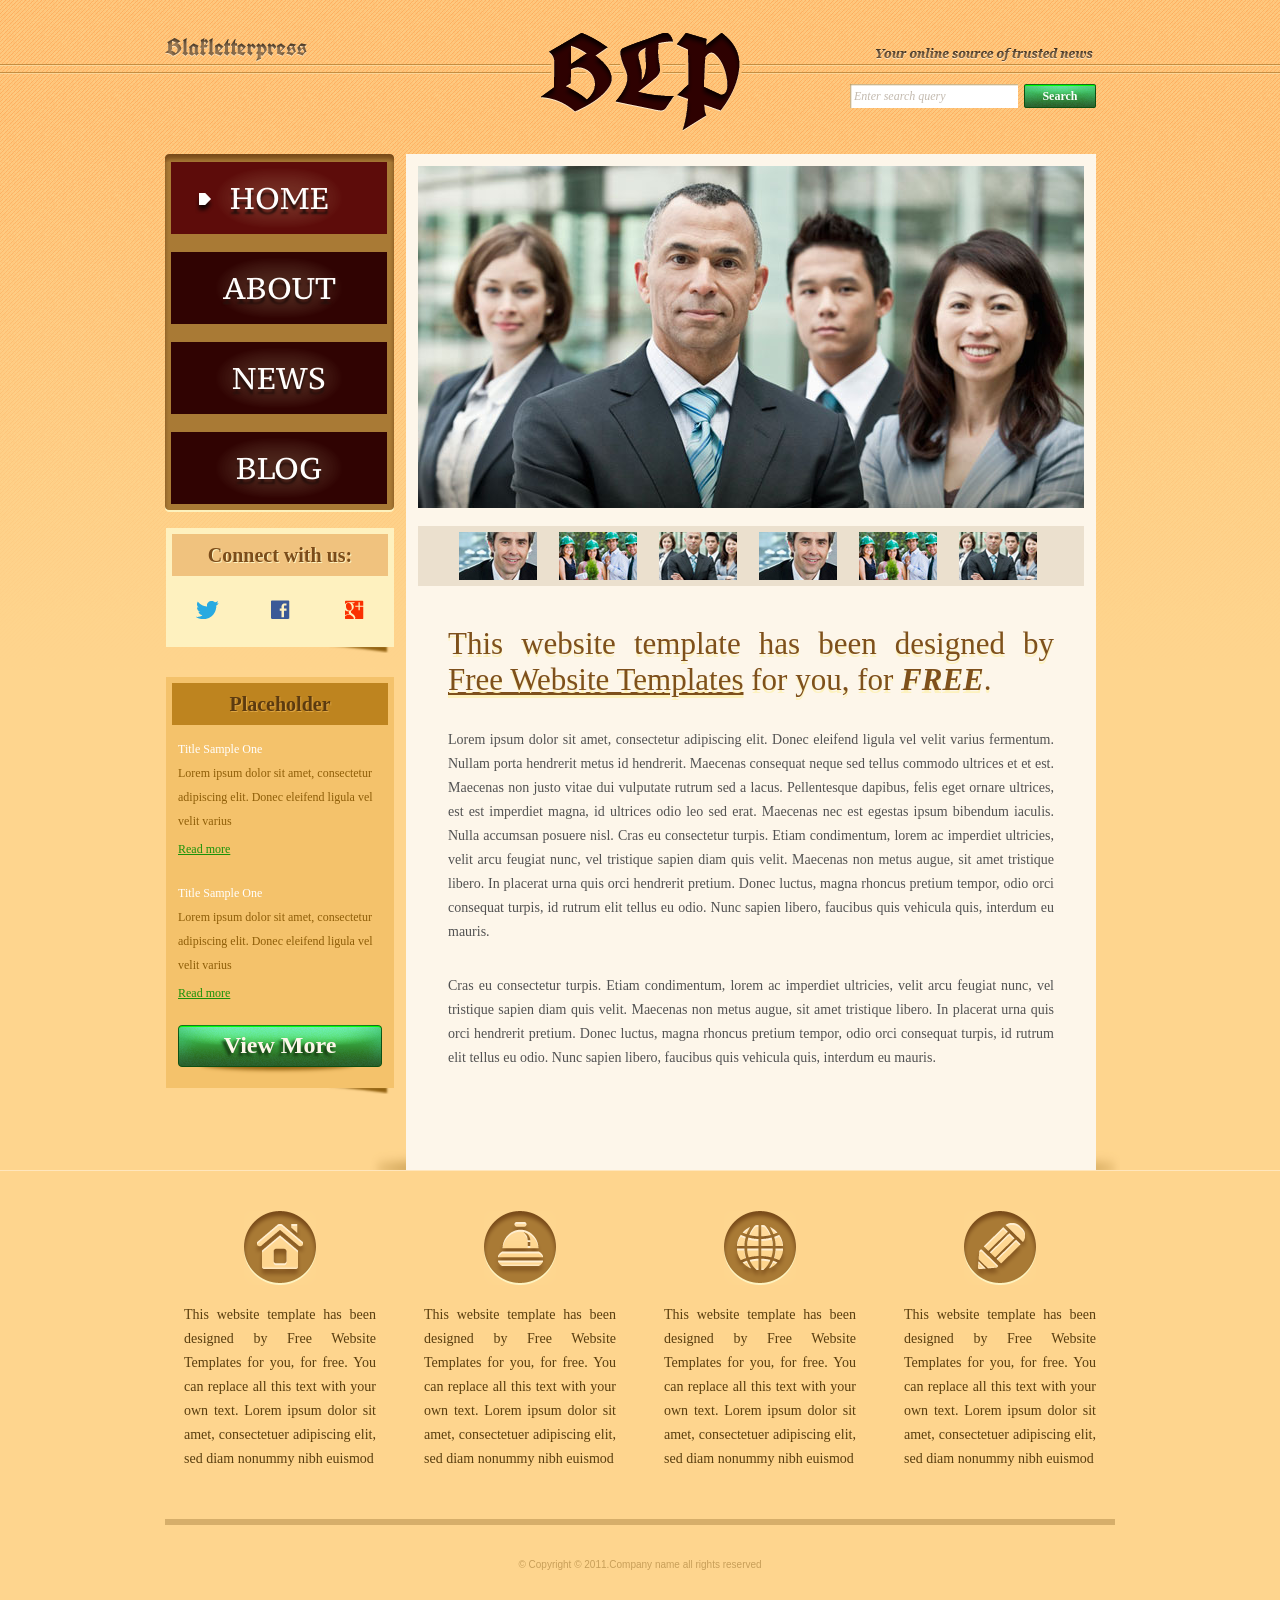
<file: Assignment2/index_new.html>
<!DOCTYPE html>
<!-- Website template by freewebsitetemplates.com -->
<html lang="vi">
<head>
	<meta charset="UTF-8">
	<title>Blakletterpress Website Template - Trang chủ</title>
	
	<!-- TỐI ƯU SEO: Bổ sung các thẻ meta description và viewport để cải thiện SEO trên công cụ tìm kiếm và hỗ trợ hiển thị trên nhiều thiết bị -->
	<meta name="viewport" content="width=device-width, initial-scale=1.0">
	<meta name="description" content="Blakletterpress cung cấp các mẫu thiết kế website miễn phí, chất lượng và tin cậy cho cộng đồng phát triển web.">
	<meta name="keywords" content="website template, free templates, web design, blakletterpress">
	<meta name="author" content="Free Website Templates">
	
	<link rel="stylesheet" href="css/style.css" type="text/css">
	<style>
		/* Bổ sung quy tắc tương thích để các thẻ Semantic HTML5 mới (<article>, <section>) kế thừa trọn vẹn 100% bố cục và khoảng cách của CSS gốc */
		#main article.body { padding: 0 30px; }
		#sidebar section.section { background: url(images/box-shadow-bottom.png) no-repeat left bottom; margin: 0 0 24px; padding: 0 0 6px; }
	</style>
</head>
<body>
	<div id="page">
		<!-- 
			TRƯỚC KHI SỬA: <div id="header">
			LỖI: Thẻ <div> không mang ý nghĩa ngữ nghĩa. Robot tìm kiếm không nhận biết được đây là phần đầu trang.
			SAU KHI SỬA: Chuyển thành thẻ <header id="header">. Xác định rõ ràng đây là khu vực tiêu đề, logo, khẩu hiệu và thanh tìm kiếm của website.
		-->
		<header id="header">
			<div id="motto">
				<a href="index.html" class="sitename"><img src="images/blakletterpress.png" height="24" width="142" alt="Blakletterpress SiteName"></a>
				<p>
					<img src="images/header-text.png" height="14" width="218" alt="Your online source of trusted news">
				</p>
			</div>
			<div id="logo">
				<a href="index.html"><img src="images/logo.png" alt="Blakletterpress Logo"></a>
			</div>
			<div id="searchbar">
				<form action="#" method="post" role="search">
					<input type="text" value="Enter search query" class="txtfield" onBlur="javascript:if(this.value==''){this.value=this.defaultValue;}" onFocus="javascript:if(this.value==this.defaultValue){this.value='';}">
					<input type="submit" value="Search" class="btn">
				</form>
			</div>
		</header>
		
		<div id="contents">
			<!-- 
				TRƯỚC KHI SỬA: <div id="main">
				LỖI: Nội dung trọng tâm của trang nằm trong thẻ <div> chung chung.
				SAU KHI SỬA: Dùng thẻ <main id="main">. Báo cho công cụ tìm kiếm biết đây là vùng nội dung chính và độc nhất của trang, giúp lập chỉ mục (indexing) chính xác.
			-->
			<main id="main">
				<!-- 
					TRƯỚC KHI SỬA: <div id="gallery">
					LỖI: Dùng thẻ div cho một phân mục độc lập chứa danh sách hình ảnh.
					SAU KHI SỬA: Chuyển thành thẻ <section id="gallery">. Đại diện cho một phân đoạn tài liệu có chủ đề riêng (thư viện hình ảnh nổi bật).
				-->
				<section id="gallery" aria-label="Thư viện hình ảnh">
					<div>
						<img src="images/team-large.jpg" alt="Đội ngũ phát triển Blakletterpress">
					</div>
					<ul>
						<li>
							<img src="images/smiling.jpg" alt="Thành viên đội ngũ">
						</li>
						<li>
							<img src="images/ecofriends.jpg" alt="Dự án thân thiện môi trường">
						</li>
						<li>
							<img src="images/team.jpg" alt="Hoạt động nhóm">
						</li>
						<li>
							<img src="images/smiling.jpg" alt="Thành viên đội ngũ">
						</li>
						<li>
							<img src="images/ecofriends.jpg" alt="Dự án thân thiện môi trường">
						</li>
						<li>
							<img src="images/team.jpg" alt="Hoạt động nhóm">
						</li>
					</ul>
				</section>

				<!-- 
					TRƯỚC KHI SỬA: <div class="body">
					LỖI: Bài viết giới thiệu hoàn chỉnh nhưng dùng thẻ div không ngữ nghĩa.
					SAU KHI SỬA: Chuyển thành thẻ <article class="body">. Rất tốt cho SEO vì định nghĩa một nội dung hoàn chỉnh, độc lập và có thể phân phối độc lập.
				-->
				<article class="body">
					<h1>This website template has been designed by <a href="http://www.freewebsitetemplates.com/">Free Website Templates</a> for you, for <em>free</em>.</h1>
					<p>
						Lorem ipsum dolor sit amet, consectetur adipiscing elit. Donec eleifend ligula vel velit varius fermentum. Nullam porta hendrerit metus id hendrerit. Maecenas consequat neque sed tellus commodo ultrices et et est. Maecenas non justo vitae dui vulputate rutrum sed a lacus. Pellentesque dapibus, felis eget ornare ultrices, est est imperdiet magna, id ultrices odio leo sed erat. Maecenas nec est egestas ipsum bibendum iaculis. Nulla accumsan posuere nisl. Cras eu consectetur turpis. Etiam condimentum, lorem ac imperdiet ultricies, velit arcu feugiat nunc, vel tristique sapien diam quis velit. Maecenas non metus augue, sit amet tristique libero. In placerat urna quis orci hendrerit pretium. Donec luctus, magna rhoncus pretium tempor, odio orci consequat turpis, id rutrum elit tellus eu odio. Nunc sapien libero, faucibus quis vehicula quis, interdum eu mauris.
					</p>
					<p>
						Cras eu consectetur turpis. Etiam condimentum, lorem ac imperdiet ultricies, velit arcu feugiat nunc, vel tristique sapien diam quis velit. Maecenas non metus augue, sit amet tristique libero. In placerat urna quis orci hendrerit pretium. Donec luctus, magna rhoncus pretium tempor, odio orci consequat turpis, id rutrum elit tellus eu odio. Nunc sapien libero, faucibus quis vehicula quis, interdum eu mauris.
					</p>
				</article>
			</main>
			
			<!-- 
				TRƯỚC KHI SỬA: <div id="sidebar">
				LỖI: Cột bên chứa nội dung bổ trợ nhưng dùng div.
				SAU KHI SỬA: Chuyển thành <aside id="sidebar">. Báo hiệu cho bộ máy tìm kiếm và trình đọc màn hình biết nội dung này mang tính phụ trợ, liên kết ngoài lề.
			-->
			<aside id="sidebar">
				<!-- 
					TRƯỚC KHI SỬA: <div id="navigation">
					LỖI: Cụm liên kết điều hướng chính dùng thẻ div.
					SAU KHI SỬA: Dùng thẻ <nav id="navigation">. Chuẩn ngữ nghĩa cho menu điều hướng chính của trang web.
				-->
				<nav id="navigation" aria-label="Điều hướng chính">
					<div>
						<ul>
							<li class="selected">
								<a href="index.html">Home</a>
							</li>
							<li>
								<a href="about.html">About</a>
							</li>
							<li>
								<a href="news.html">News</a>
							</li>
							<li>
								<a href="blog.html">Blog</a>
							</li>
						</ul>
					</div>
				</nav>
				
				<!-- 
					TRƯỚC KHI SỬA: <div class="section">
					LỖI: Các khối chức năng ở sidebar dùng thẻ div chung chung.
					SAU KHI SỬA: Dùng thẻ <section class="section"> để phân tách ngữ nghĩa các khối nội dung phụ trợ.
				-->
				<section class="section">
					<div id="connect">
						<h2>Connect with us:</h2>
						<a href="http://freewebsitetemplates.com/go/twitter/" target="_blank" class="twitter" aria-label="Twitter"></a> 
						<a href="http://freewebsitetemplates.com/go/facebook/" target="_blank" class="facebook" aria-label="Facebook"></a> 
						<a href="http://freewebsitetemplates.com/go/googleplus/" target="_blank" class="googleplus" aria-label="Google Plus"></a>
					</div>
				</section>
				
				<section class="section">
					<div id="posts">
						<h2>Placeholder</h2>
						<ul>
							<li>
								<h5>Title Sample One</h5>
								<p>
									Lorem ipsum dolor sit amet, consectetur adipiscing elit. Donec eleifend ligula vel velit varius
								</p>
								<a href="news.html" class="more">Read more</a>
							</li>
							<li>
								<h5>Title Sample One</h5>
								<p>
									Lorem ipsum dolor sit amet, consectetur adipiscing elit. Donec eleifend ligula vel velit varius
								</p>
								<a href="news.html" class="more">Read more</a>
							</li>
						</ul>
						<a href="news.html" class="btn2">View More</a>
					</div>
				</section>
			</aside>
		</div>
		
		<!-- 
			TRƯỚC KHI SỬA: <div id="footer">
			LỖI: Phần chân trang dùng div.
			SAU KHI SỬA: Dùng thẻ <footer id="footer">. Xác định rõ ràng khu vực chân trang chứa các bài viết nổi bật và thông tin bản quyền.
		-->
		<footer id="footer">
			<div>
				<ul id="featured">
					<li>
						<a href="index.html" class="home" aria-label="Home icon"></a>
						<p>
							This website template has been designed by Free Website Templates for you, for free. You can replace all this text with your own text. Lorem ipsum dolor sit amet, consectetuer adipiscing elit, sed diam nonummy nibh euismod
						</p>
					</li>
					<li>
						<a href="index.html" class="bell" aria-label="Notifications icon"></a>
						<p>
							This website template has been designed by Free Website Templates for you, for free. You can replace all this text with your own text. Lorem ipsum dolor sit amet, consectetuer adipiscing elit, sed diam nonummy nibh euismod
						</p>
					</li>
					<li>
						<a href="index.html" class="globe" aria-label="Globe icon"></a>
						<p>
							This website template has been designed by Free Website Templates for you, for free. You can replace all this text with your own text. Lorem ipsum dolor sit amet, consectetuer adipiscing elit, sed diam nonummy nibh euismod
						</p>
					</li>
					<li>
						<a href="index.html" class="pencil" aria-label="Pencil icon"></a>
						<p>
							This website template has been designed by Free Website Templates for you, for free. You can replace all this text with your own text. Lorem ipsum dolor sit amet, consectetuer adipiscing elit, sed diam nonummy nibh euismod
						</p>
					</li>
				</ul>
				<p id="footnote">
					© Copyright © 2011.Company name all rights reserved
				</p>
			</div>
		</footer>
	</div>
</body>
</html>
</file>
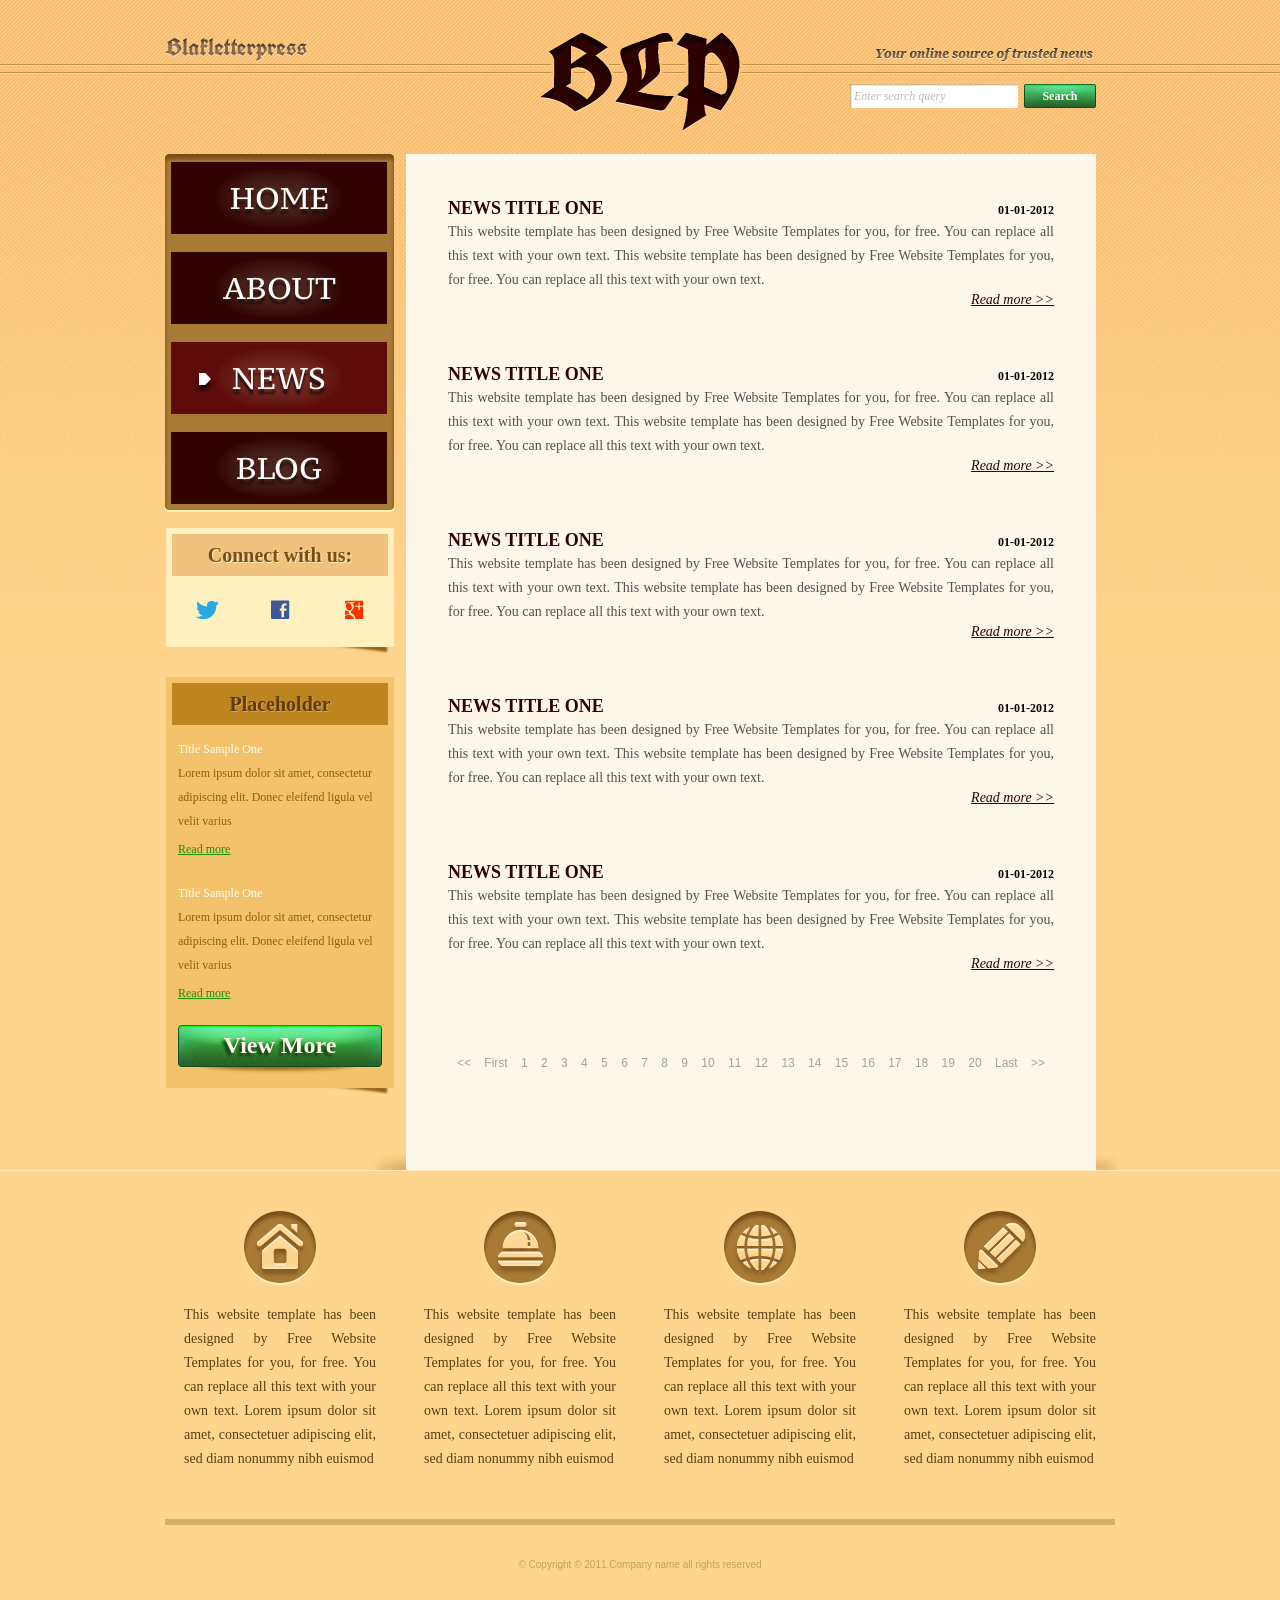
<file: Assignment2/news.html>
<!DOCTYPE html>
<!-- Website template by freewebsitetemplates.com -->
<html>
<head>
	<meta charset="UTF-8">
	<title>News - Blakletterpress Website Template</title>
	<link rel="stylesheet" href="css/style.css" type="text/css">
</head>
<body>
	<div id="page">
		<div id="header">
			<div id="motto">
				<a href="index.html" class="sitename"><img src="images/blakletterpress.png" height="24" width="142" alt="SiteName"></a>
				<p>
					<img src="images/header-text.png" height="14" width="218" alt="Text">
				</p>
			</div>
			<div id="logo">
				<a href="index.html"><img src="images/logo.png" alt="LOGO"></a>
			</div>
			<div id="searchbar">
				<form action="#" method="post">
					<input type="text" value="Enter search query" class="txtfield" onBlur="javascript:if(this.value==''){this.value=this.defaultValue;}" onFocus="javascript:if(this.value==this.defaultValue){this.value='';}">
					<input type="submit" value="Search" class="btn">
				</form>
			</div>
		</div>
		<div id="contents">
			<div id="main">
				<div class="body">
					<ul id="list">
						<li>
							<span class="time">01-01-2012</span>
							<h3>NEWS TITLE ONE</h3>
							<p>
								This website template has been designed by Free Website Templates for you, for free. You can replace all this text with your own text. This website template has been designed by Free Website Templates for you, for free. You can replace all this text with your own text.
							</p>
							<a href="news.html" class="more">Read more >></a>
						</li>
						<li>
							<span class="time">01-01-2012</span>
							<h3>NEWS TITLE ONE</h3>
							<p>
								This website template has been designed by Free Website Templates for you, for free. You can replace all this text with your own text. This website template has been designed by Free Website Templates for you, for free. You can replace all this text with your own text.
							</p>
							<a href="news.html" class="more">Read more >></a>
						</li>
						<li>
							<span class="time">01-01-2012</span>
							<h3>NEWS TITLE ONE</h3>
							<p>
								This website template has been designed by Free Website Templates for you, for free. You can replace all this text with your own text. This website template has been designed by Free Website Templates for you, for free. You can replace all this text with your own text.
							</p>
							<a href="news.html" class="more">Read more >></a>
						</li>
						<li>
							<span class="time">01-01-2012</span>
							<h3>NEWS TITLE ONE</h3>
							<p>
								This website template has been designed by Free Website Templates for you, for free. You can replace all this text with your own text. This website template has been designed by Free Website Templates for you, for free. You can replace all this text with your own text.
							</p>
							<a href="news.html" class="more">Read more >></a>
						</li>
						<li>
							<span class="time">01-01-2012</span>
							<h3>NEWS TITLE ONE</h3>
							<p>
								This website template has been designed by Free Website Templates for you, for free. You can replace all this text with your own text. This website template has been designed by Free Website Templates for you, for free. You can replace all this text with your own text.
							</p>
							<a href="news.html" class="more">Read more >></a>
						</li>
					</ul>
					<div id="pagination">
						<a href="news.html">&lt;&lt;</a> <a href="news.html">First</a> <a href="news.html">1</a> <a href="news.html">2</a> <a href="news.html">3</a> <a href="news.html">4</a> <a href="news.html">5</a> <a href="news.html">6</a> <a href="news.html">7</a> <a href="news.html">8</a> <a href="news.html">9</a> <a href="news.html">10</a> <a href="news.html">11</a> <a href="news.html">12</a> <a href="news.html">13</a> <a href="news.html">14</a> <a href="news.html">15</a> <a href="news.html">16</a> <a href="news.html">17</a> <a href="news.html">18</a> <a href="news.html">19</a> <a href="news.html">20</a> <a href="news.html">Last</a> <a href="news.html">&gt;&gt;</a>
					</div>
				</div>
			</div>
			<div id="sidebar">
				<div id="navigation">
					<div>
						<ul>
							<li>
								<a href="index.html">Home</a>
							</li>
							<li>
								<a href="about.html">About</a>
							</li>
							<li class="selected">
								<a href="news.html">News</a>
							</li>
							<li>
								<a href="blog.html">Blog</a>
							</li>
						</ul>
					</div>
				</div>
				<div class="section">
					<div id="connect">
						<h2>Connect with us:</h2>
						<a href="http://freewebsitetemplates.com/go/twitter/" target="_blank" class="twitter"></a> <a href="http://freewebsitetemplates.com/go/facebook/" target="_blank" class="facebook"></a> <a href="http://freewebsitetemplates.com/go/googleplus/" target="_blank" class="googleplus"></a>
					</div>
				</div>
				<div class="section">
					<div id="posts">
						<h2>Placeholder</h2>
						<ul>
							<li>
								<h5>Title Sample One</h5>
								<p>
									Lorem ipsum dolor sit amet, consectetur adipiscing elit. Donec eleifend ligula vel velit varius
								</p>
								<a href="news.html" class="more">Read more</a>
							</li>
							<li>
								<h5>Title Sample One</h5>
								<p>
									Lorem ipsum dolor sit amet, consectetur adipiscing elit. Donec eleifend ligula vel velit varius
								</p>
								<a href="news.html" class="more">Read more</a>
							</li>
						</ul>
						<a href="news.html" class="btn2">View More</a>
					</div>
				</div>
			</div>
		</div>
		<div id="footer">
			<div>
				<ul id="featured">
					<li>
						<a href="index.html" class="home"></a>
						<p>
							This website template has been designed by Free Website Templates for you, for free. You can replace all this text with your own text. Lorem ipsum dolor sit amet, consectetuer adipiscing elit, sed diam nonummy nibh euismod
						</p>
					</li>
					<li>
						<a href="index.html" class="bell"></a>
						<p>
							This website template has been designed by Free Website Templates for you, for free. You can replace all this text with your own text. Lorem ipsum dolor sit amet, consectetuer adipiscing elit, sed diam nonummy nibh euismod
						</p>
					</li>
					<li>
						<a href="index.html" class="globe"></a>
						<p>
							This website template has been designed by Free Website Templates for you, for free. You can replace all this text with your own text. Lorem ipsum dolor sit amet, consectetuer adipiscing elit, sed diam nonummy nibh euismod
						</p>
					</li>
					<li>
						<a href="index.html" class="pencil"></a>
						<p>
							This website template has been designed by Free Website Templates for you, for free. You can replace all this text with your own text. Lorem ipsum dolor sit amet, consectetuer adipiscing elit, sed diam nonummy nibh euismod
						</p>
					</li>
				</ul>
				<p id="footnote">
					© Copyright © 2011.Company name all rights reserved
				</p>
			</div>
		</div>
	</div>
</body>
</html>
</file>
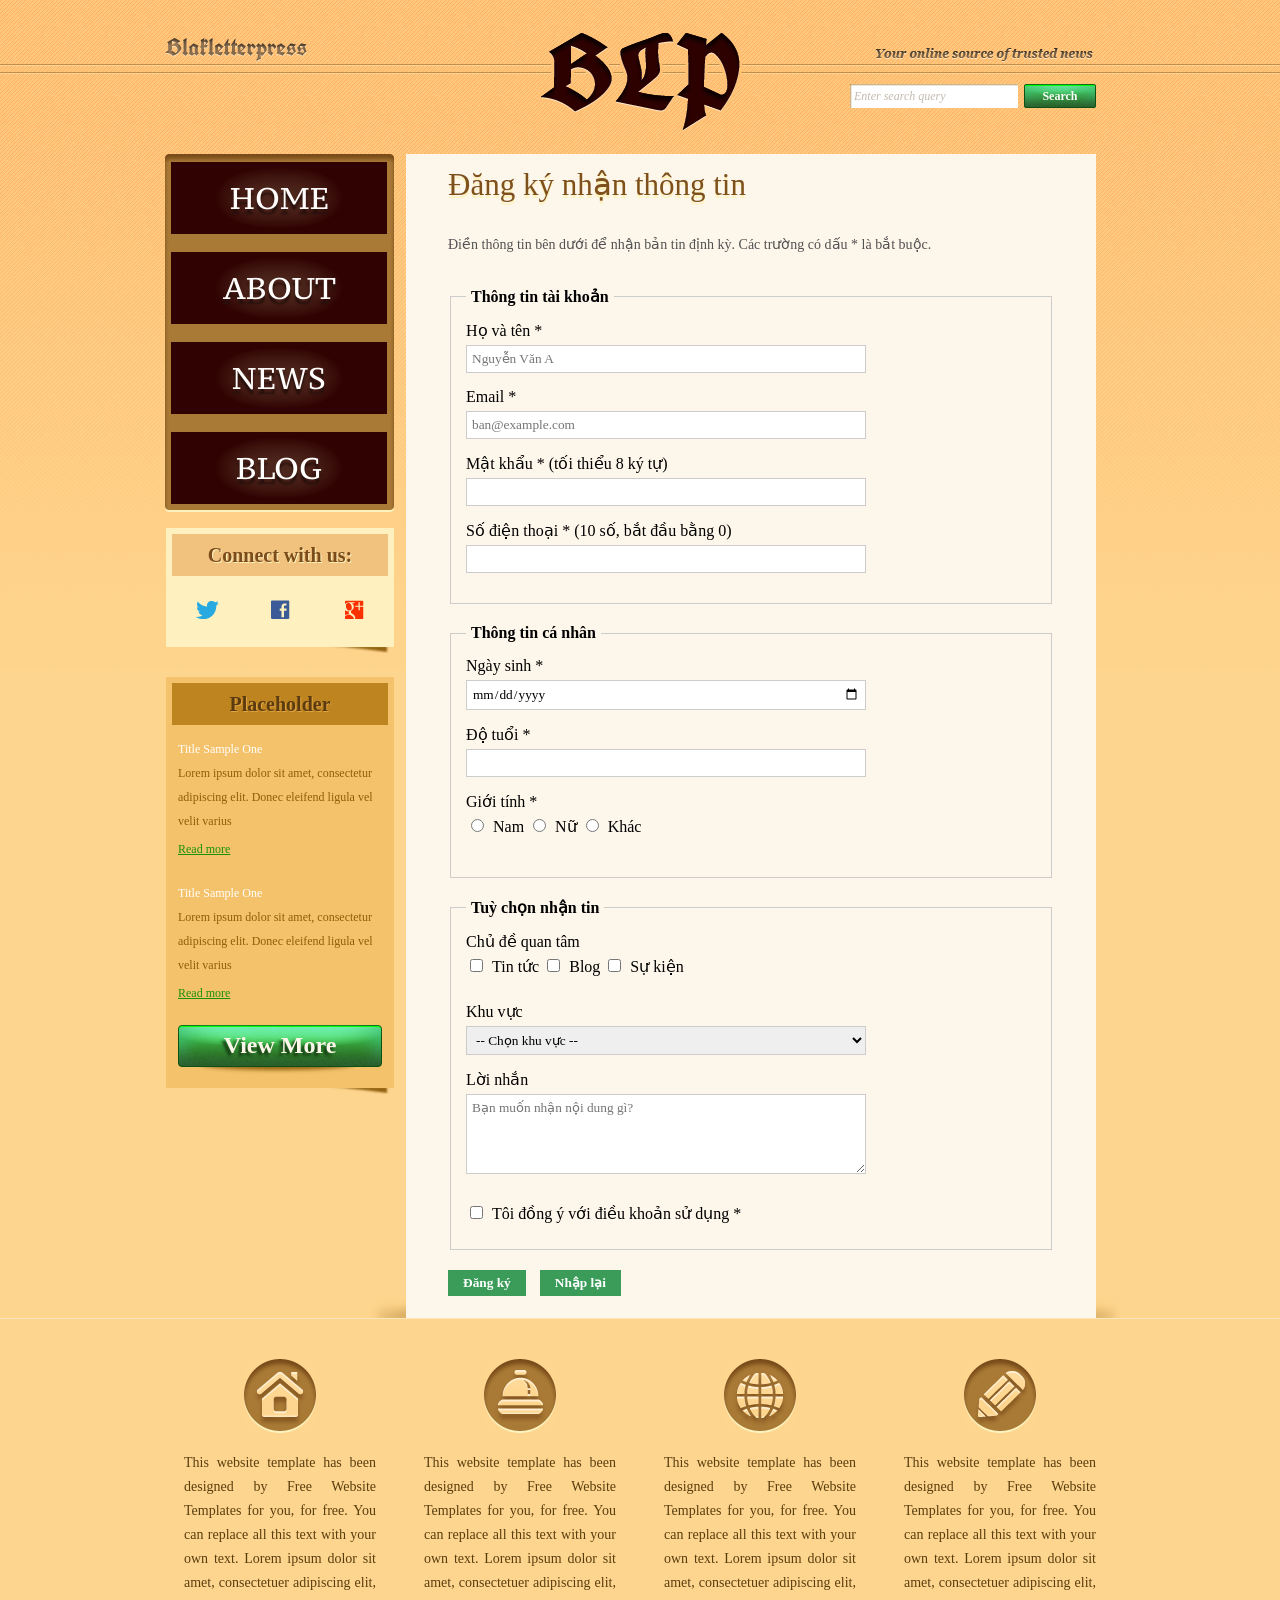
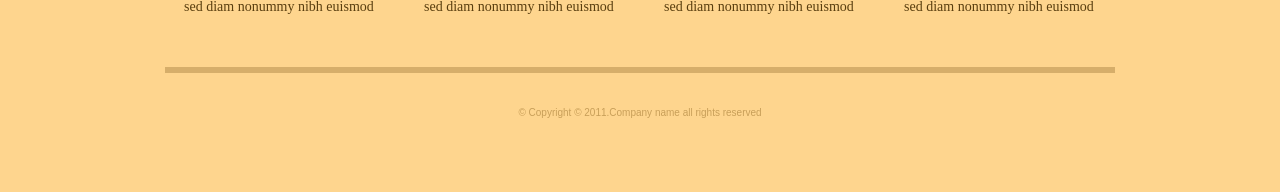
<file: Assignment2/register.html>
<!DOCTYPE html>
<!-- Website template by freewebsitetemplates.com -->
<html>
<head>
	<meta charset="UTF-8">
	<title>Đăng ký nhận thông tin - Blakletterpress</title>
	<link rel="stylesheet" href="css/style.css" type="text/css">
	<style>
		/* CSS cho form đăng ký nhận thông tin */
		.register-form fieldset { margin-bottom: 20px; border: 1px solid #ccc; padding: 15px; }
		.register-form legend { font-weight: bold; padding: 0 5px; }
		.register-form label { display: inline-block; margin-bottom: 5px; }
		.register-form input[type="text"], 
		.register-form input[type="email"], 
		.register-form input[type="password"], 
		.register-form input[type="tel"], 
		.register-form input[type="date"], 
		.register-form input[type="number"], 
		.register-form select, 
		.register-form textarea {
			width: 100%; max-width: 400px; padding: 5px; margin-bottom: 15px; border: 1px solid #ccc; box-sizing: border-box; font-family: inherit;
		}
		.register-form input[type="radio"], 
		.register-form input[type="checkbox"] { margin-right: 5px; margin-bottom: 15px; }
		.register-form .radio-group, .register-form .checkbox-group { margin-bottom: 15px; }
		.register-form textarea { height: 80px; resize: vertical; }
		.form-actions input { padding: 5px 15px; cursor: pointer; color: white; background-color: #3b9c59; border: none; font-weight: bold; margin-right: 10px; font-family: Georgia, serif; }
		.form-actions input:hover { background-color: #2e7d46; }
	</style>
</head>
<body>
	<div id="page">
		<div id="header">
			<div id="motto">
				<a href="index.html" class="sitename"><img src="images/blakletterpress.png" height="24" width="142" alt="SiteName"></a>
				<p>
					<img src="images/header-text.png" height="14" width="218" alt="Text">
				</p>
			</div>
			<div id="logo">
				<a href="index.html"><img src="images/logo.png" alt="LOGO"></a>
			</div>
			<div id="searchbar">
				<form action="#" method="post">
					<input type="text" value="Enter search query" class="txtfield" onBlur="javascript:if(this.value==''){this.value=this.defaultValue;}" onFocus="javascript:if(this.value==this.defaultValue){this.value='';}">
					<input type="submit" value="Search" class="btn">
				</form>
			</div>
		</div>
		<div id="contents">
			<div id="main">
				<div class="body">
					<h1>Đăng ký nhận thông tin</h1>
					<p>Điền thông tin bên dưới để nhận bản tin định kỳ. Các trường có dấu * là bắt buộc.</p>
					
					<form action="#" method="post" class="register-form">
						<fieldset>
							<legend>Thông tin tài khoản</legend>
							<label for="fullname">Họ và tên *</label><br>
							<input type="text" id="fullname" name="fullname" placeholder="Nguyễn Văn A" required><br>
							
							<label for="email">Email *</label><br>
							<input type="email" id="email" name="email" placeholder="ban@example.com" required><br>
							
							<label for="password">Mật khẩu * (tối thiểu 8 ký tự)</label><br>
							<input type="password" id="password" name="password" minlength="8" required><br>
							
							<label for="phone">Số điện thoại * (10 số, bắt đầu bằng 0)</label><br>
							<input type="tel" id="phone" name="phone" pattern="0[0-9]{9}" title="Số điện thoại gồm 10 chữ số và bắt đầu bằng số 0" required><br>
						</fieldset>

						<fieldset>
							<legend>Thông tin cá nhân</legend>
							<label for="dob">Ngày sinh *</label><br>
							<input type="date" id="dob" name="dob" required><br>
							
							<label for="age">Độ tuổi *</label><br>
							<input type="number" id="age" name="age" min="1" max="120" required><br>
							
							<div class="radio-group">
								<label>Giới tính *</label><br>
								<input type="radio" id="male" name="gender" value="Nam" required> <label for="male">Nam</label>
								<input type="radio" id="female" name="gender" value="Nữ"> <label for="female">Nữ</label>
								<input type="radio" id="other" name="gender" value="Khác"> <label for="other">Khác</label>
							</div>
						</fieldset>

						<fieldset>
							<legend>Tuỳ chọn nhận tin</legend>
							<div class="checkbox-group">
								<label>Chủ đề quan tâm</label><br>
								<input type="checkbox" id="topic1" name="topic" value="Tin tức"> <label for="topic1">Tin tức</label>
								<input type="checkbox" id="topic2" name="topic" value="Blog"> <label for="topic2">Blog</label>
								<input type="checkbox" id="topic3" name="topic" value="Sự kiện"> <label for="topic3">Sự kiện</label>
							</div>
							
							<label for="region">Khu vực</label><br>
							<select id="region" name="region">
								<option value="">-- Chọn khu vực --</option>
								<option value="mien-bac">Miền Bắc</option>
								<option value="mien-trung">Miền Trung</option>
								<option value="mien-nam">Miền Nam</option>
							</select><br>
							
							<label for="message">Lời nhắn</label><br>
							<textarea id="message" name="message" placeholder="Bạn muốn nhận nội dung gì?"></textarea>
							
							<div style="margin-top: 10px;">
								<input type="checkbox" id="terms" name="terms" required> <label for="terms">Tôi đồng ý với điều khoản sử dụng *</label>
							</div>
						</fieldset>

						<div class="form-actions">
							<input type="submit" value="Đăng ký">
							<input type="reset" value="Nhập lại">
						</div>
					</form>
				</div>
			</div>
			<div id="sidebar">
				<div id="navigation">
					<div>
						<ul>
							<li>
								<a href="index.html">Home</a>
							</li>
							<li>
								<a href="about.html">About</a>
							</li>
							<li>
								<a href="news.html">News</a>
							</li>
							<li>
								<a href="blog.html">Blog</a>
							</li>
						</ul>
					</div>
				</div>
				<div class="section">
					<div id="connect">
						<h2>Connect with us:</h2>
						<a href="http://freewebsitetemplates.com/go/twitter/" target="_blank" class="twitter"></a> <a href="http://freewebsitetemplates.com/go/facebook/" target="_blank" class="facebook"></a> <a href="http://freewebsitetemplates.com/go/googleplus/" target="_blank" class="googleplus"></a>
					</div>
				</div>
				<div class="section">
					<div id="posts">
						<h2>Placeholder</h2>
						<ul>
							<li>
								<h5>Title Sample One</h5>
								<p>
									Lorem ipsum dolor sit amet, consectetur adipiscing elit. Donec eleifend ligula vel velit varius
								</p>
								<a href="news.html" class="more">Read more</a>
							</li>
							<li>
								<h5>Title Sample One</h5>
								<p>
									Lorem ipsum dolor sit amet, consectetur adipiscing elit. Donec eleifend ligula vel velit varius
								</p>
								<a href="news.html" class="more">Read more</a>
							</li>
						</ul>
						<a href="news.html" class="btn2">View More</a>
					</div>
				</div>
			</div>
		</div>
		<div id="footer">
			<div>
				<ul id="featured">
					<li>
						<a href="index.html" class="home"></a>
						<p>
							This website template has been designed by Free Website Templates for you, for free. You can replace all this text with your own text. Lorem ipsum dolor sit amet, consectetuer adipiscing elit, sed diam nonummy nibh euismod
						</p>
					</li>
					<li>
						<a href="index.html" class="bell"></a>
						<p>
							This website template has been designed by Free Website Templates for you, for free. You can replace all this text with your own text. Lorem ipsum dolor sit amet, consectetuer adipiscing elit, sed diam nonummy nibh euismod
						</p>
					</li>
					<li>
						<a href="index.html" class="globe"></a>
						<p>
							This website template has been designed by Free Website Templates for you, for free. You can replace all this text with your own text. Lorem ipsum dolor sit amet, consectetuer adipiscing elit, sed diam nonummy nibh euismod
						</p>
					</li>
					<li>
						<a href="index.html" class="pencil"></a>
						<p>
							This website template has been designed by Free Website Templates for you, for free. You can replace all this text with your own text. Lorem ipsum dolor sit amet, consectetuer adipiscing elit, sed diam nonummy nibh euismod
						</p>
					</li>
				</ul>
				<p id="footnote">
					© Copyright © 2011.Company name all rights reserved
				</p>
			</div>
		</div>
	</div>
</body>
</html>
</file>
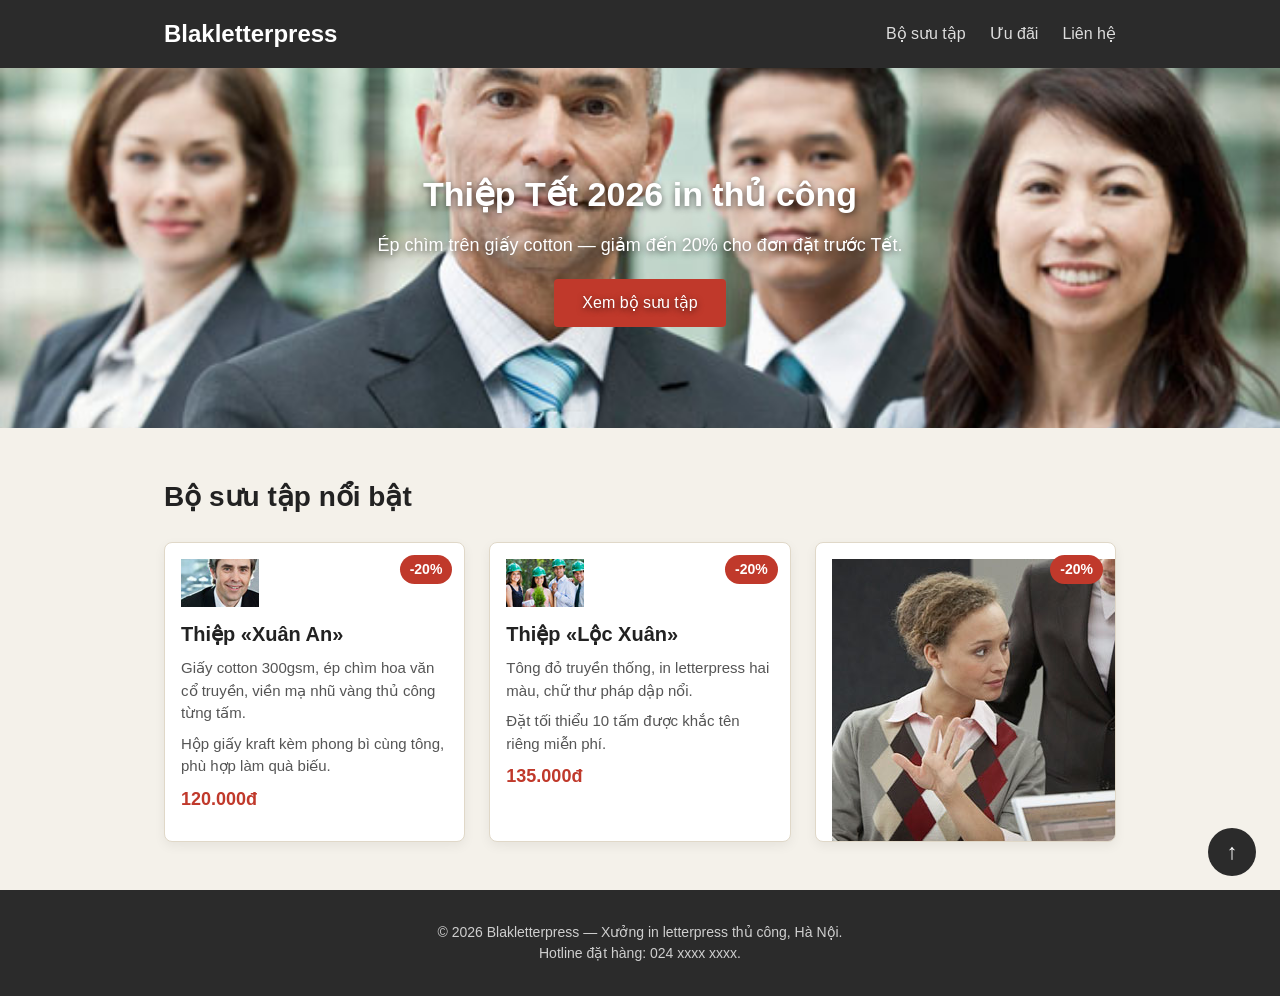
<file: Assignment3/trang.html>
<!DOCTYPE html>
<html lang="vi">
<head>
	<meta charset="UTF-8">
	<meta name="viewport" content="width=device-width, initial-scale=1.0">
	<title>Khuyến mãi thiệp Tết 2026 — Blakletterpress</title>
	<link rel="stylesheet" href="style-loi.css">
</head>
<body>
	<header class="site-header">
		<div class="header-inner">
			<a href="#" class="brand">Blakletterpress</a>
			<nav class="main-nav">
				<ul>
					<li><a href="#bo-suu-tap">Bộ sưu tập</a></li>
					<li><a href="#uu-dai">Ưu đãi</a></li>
					<li><a href="#lien-he">Liên hệ</a></li>
				</ul>
			</nav>
		</div>
	</header>

	<section class="hero">
		<img class="hero-bg" src="./images/team-large.jpg" alt="Xưởng in letterpress Blakletterpress">
		<div class="hero-overlay">
			<h1>Thiệp Tết 2026 in thủ công</h1>
			<p>Ép chìm trên giấy cotton — giảm đến 20% cho đơn đặt trước Tết.</p>
			<a href="#bo-suu-tap" class="hero-btn">Xem bộ sưu tập</a>
		</div>
	</section>

	<main>
		<section id="bo-suu-tap" class="products">
			<h2>Bộ sưu tập nổi bật</h2>
			<div class="card-list">

				<article class="card">
					<span class="badge">-20%</span>
					<img src="./images/smiling.jpg" alt="Thiệp Xuân An">
					<div class="card-body">
						<h3>Thiệp &laquo;Xuân An&raquo;</h3>
						<p>Giấy cotton 300gsm, ép chìm hoa văn cổ truyền, viền mạ nhũ vàng thủ công từng tấm.</p>
						<p>Hộp giấy kraft kèm phong bì cùng tông, phù hợp làm quà biếu.</p>
						<p class="price">120.000đ</p>
					</div>
				</article>

				<article class="card">
					<span class="badge">-20%</span>
					<img src="./images/ecofriends.jpg" alt="Thiệp Lộc Xuân">
					<div class="card-body">
						<h3>Thiệp &laquo;Lộc Xuân&raquo;</h3>
						<p>Tông đỏ truyền thống, in letterpress hai màu, chữ thư pháp dập nổi.</p>
						<p>Đặt tối thiểu 10 tấm được khắc tên riêng miễn phí.</p>
						<p class="price">135.000đ</p>
					</div>
				</article>

				<article class="card">
					<span class="badge">-20%</span>
					<img src="./images/meeting.jpg" alt="Thiệp Phú Quý">
					<div class="card-body">
						<h3>Thiệp &laquo;Phú Quý&raquo;</h3>
						<p>Giấy đen than, mực nhũ đồng, hoạ tiết mai đào tối giản theo phong cách hiện đại.</p>
						<p>Kèm thiệp con để viết lời chúc bên trong.</p>
						<p class="price">150.000đ</p>
					</div>
				</article>

			</div>
		</section>
	</main>

	<a href="#" class="back-to-top" aria-label="Lên đầu trang">↑</a>

	<footer id="lien-he" class="site-footer">
		<p>© 2026 Blakletterpress — Xưởng in letterpress thủ công, Hà Nội.</p>
		<p>Hotline đặt hàng: 024&nbsp;xxxx&nbsp;xxxx.</p>
	</footer>
</body>
</html>
</file>
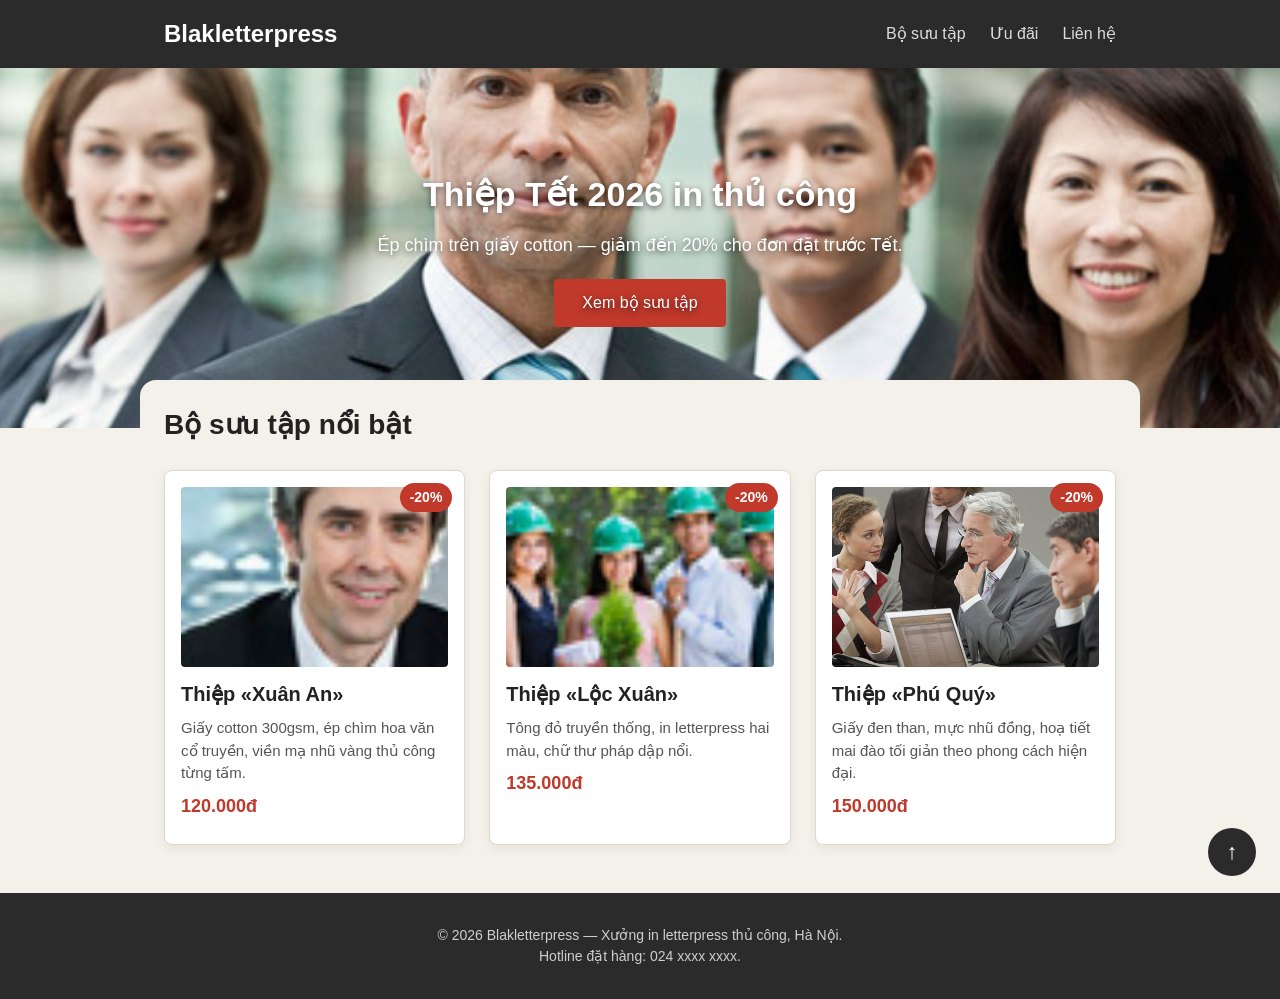
<file: Assignment3/Bai_tap_2_Tim_va_sua_loi_CSS/trang.html>
<!DOCTYPE html>
<html lang="vi">
<head>
	<meta charset="UTF-8">
	<meta name="viewport" content="width=device-width, initial-scale=1.0">
	<title>Khuyến mãi thiệp Tết 2026 — Blakletterpress</title>
	<link rel="stylesheet" href="style-fixed.css">
</head>
<body>
	<div class="page">
		<header class="site-header">
			<div class="header-inner">
				<a href="#" class="brand">Blakletterpress</a>
				<nav class="main-nav">
					<ul>
						<li><a href="#bo-suu-tap">Bộ sưu tập</a></li>
						<li><a href="#uu-dai">Ưu đãi</a></li>
						<li><a href="#lien-he">Liên hệ</a></li>
					</ul>
				</nav>
			</div>
		</header>

		<section class="hero">
			<img class="hero-bg" src="./images/team-large.jpg" alt="Xưởng in letterpress Blakletterpress">
			<div class="hero-overlay">
				<h1>Thiệp Tết 2026 in thủ công</h1>
				<p>Ép chìm trên giấy cotton — giảm đến 20% cho đơn đặt trước Tết.</p>
				<a href="#bo-suu-tap" class="hero-btn">Xem bộ sưu tập</a>
			</div>
		</section>

		<main>
			<section id="bo-suu-tap" class="products">
				<h2>Bộ sưu tập nổi bật</h2>
				<div class="card-list">

					<article class="card">
						<span class="badge">-20%</span>
						<img src="./images/smiling.jpg" alt="Thiệp Xuân An">
						<div class="card-body">
							<h3>Thiệp &laquo;Xuân An&raquo;</h3>
							<p>Giấy cotton 300gsm, ép chìm hoa văn cổ truyền, viền mạ nhũ vàng thủ công từng tấm.</p>
							<p class="price">120.000đ</p>
						</div>
					</article>

					<article class="card">
						<span class="badge">-20%</span>
						<img src="./images/ecofriends.jpg" alt="Thiệp Lộc Xuân">
						<div class="card-body">
							<h3>Thiệp &laquo;Lộc Xuân&raquo;</h3>
							<p>Tông đỏ truyền thống, in letterpress hai màu, chữ thư pháp dập nổi.</p>
							<p class="price">135.000đ</p>
						</div>
					</article>

					<article class="card">
						<span class="badge">-20%</span>
						<img src="./images/meeting.jpg" alt="Thiệp Phú Quý">
						<div class="card-body">
							<h3>Thiệp &laquo;Phú Quý&raquo;</h3>
							<p>Giấy đen than, mực nhũ đồng, hoạ tiết mai đào tối giản theo phong cách hiện đại.</p>
							<p class="price">150.000đ</p>
						</div>
					</article>

				</div>
			</section>
		</main>

		<a href="#" class="back-to-top" aria-label="Lên đầu trang">↑</a>

		<footer id="lien-he" class="site-footer">
			<p>© 2026 Blakletterpress — Xưởng in letterpress thủ công, Hà Nội.</p>
			<p>Hotline đặt hàng: 024&nbsp;xxxx&nbsp;xxxx.</p>
		</footer>
	</div>
</body>
</html>
</file>
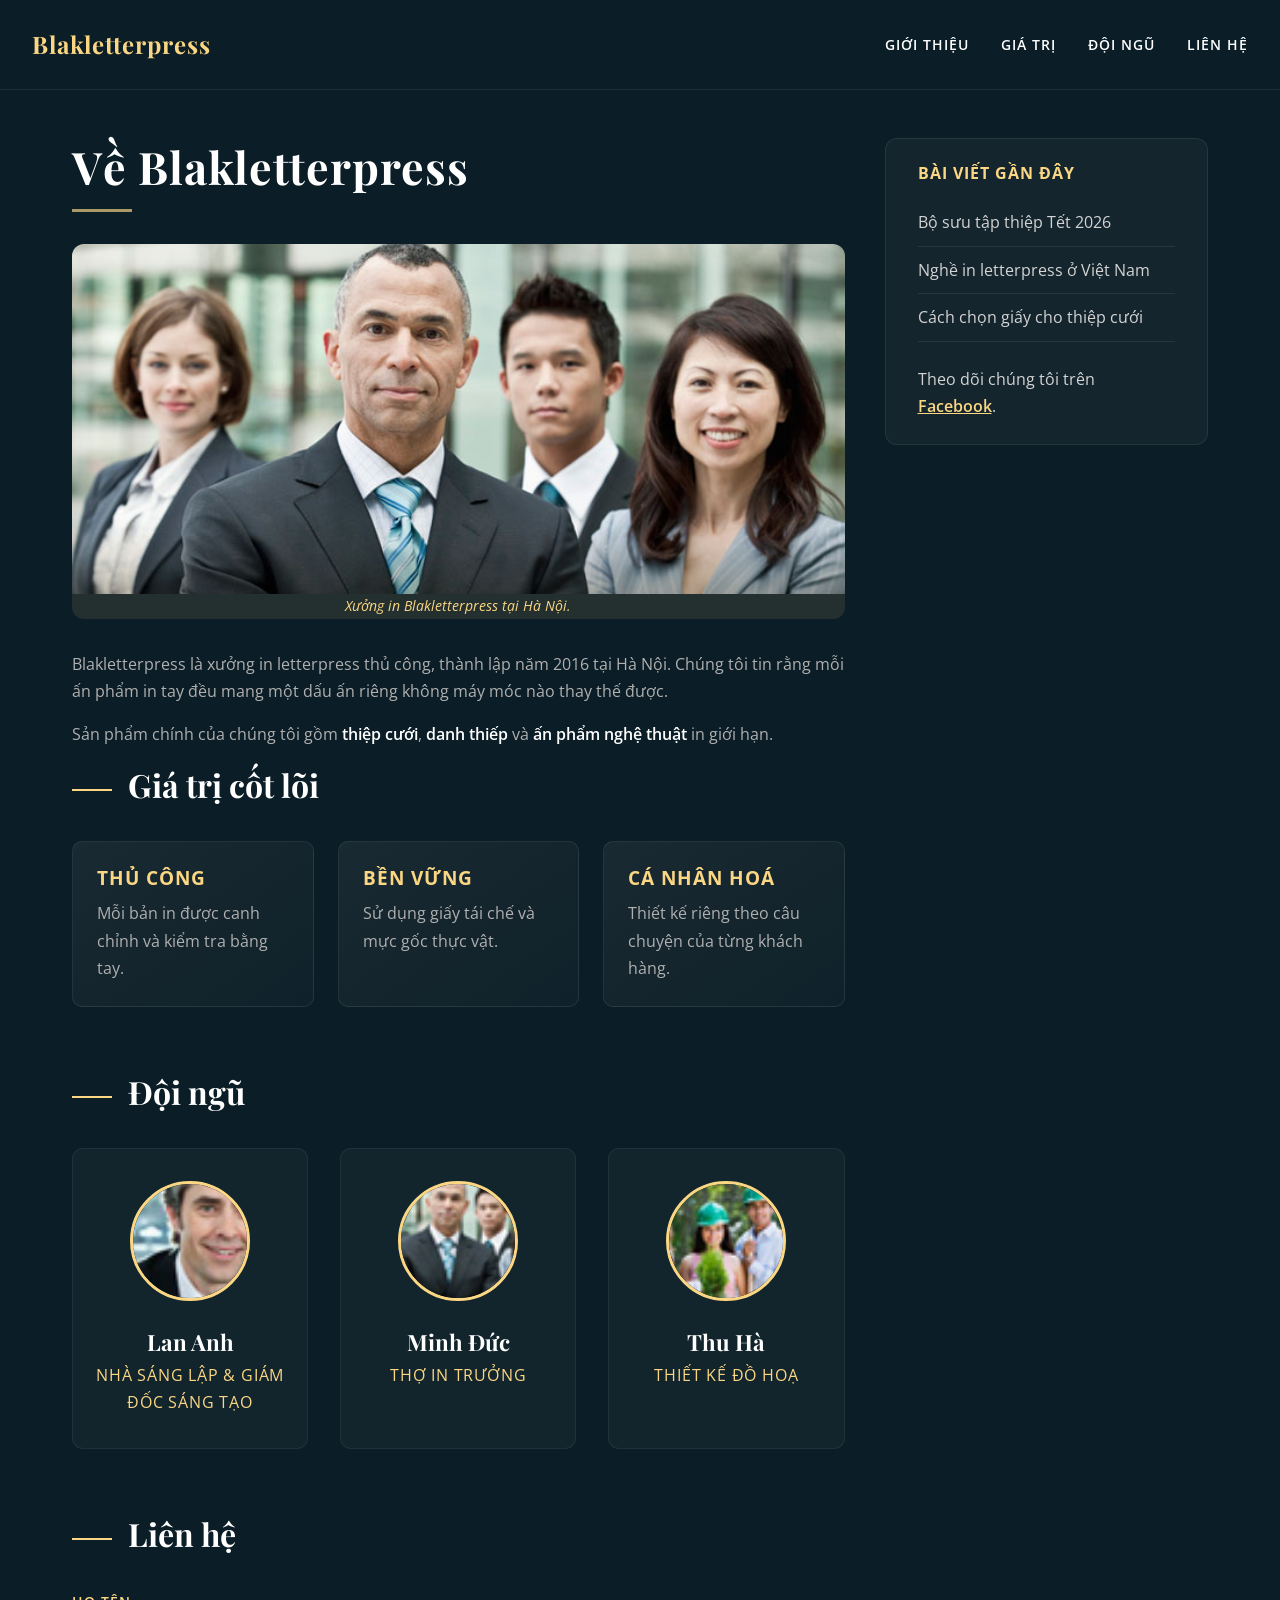
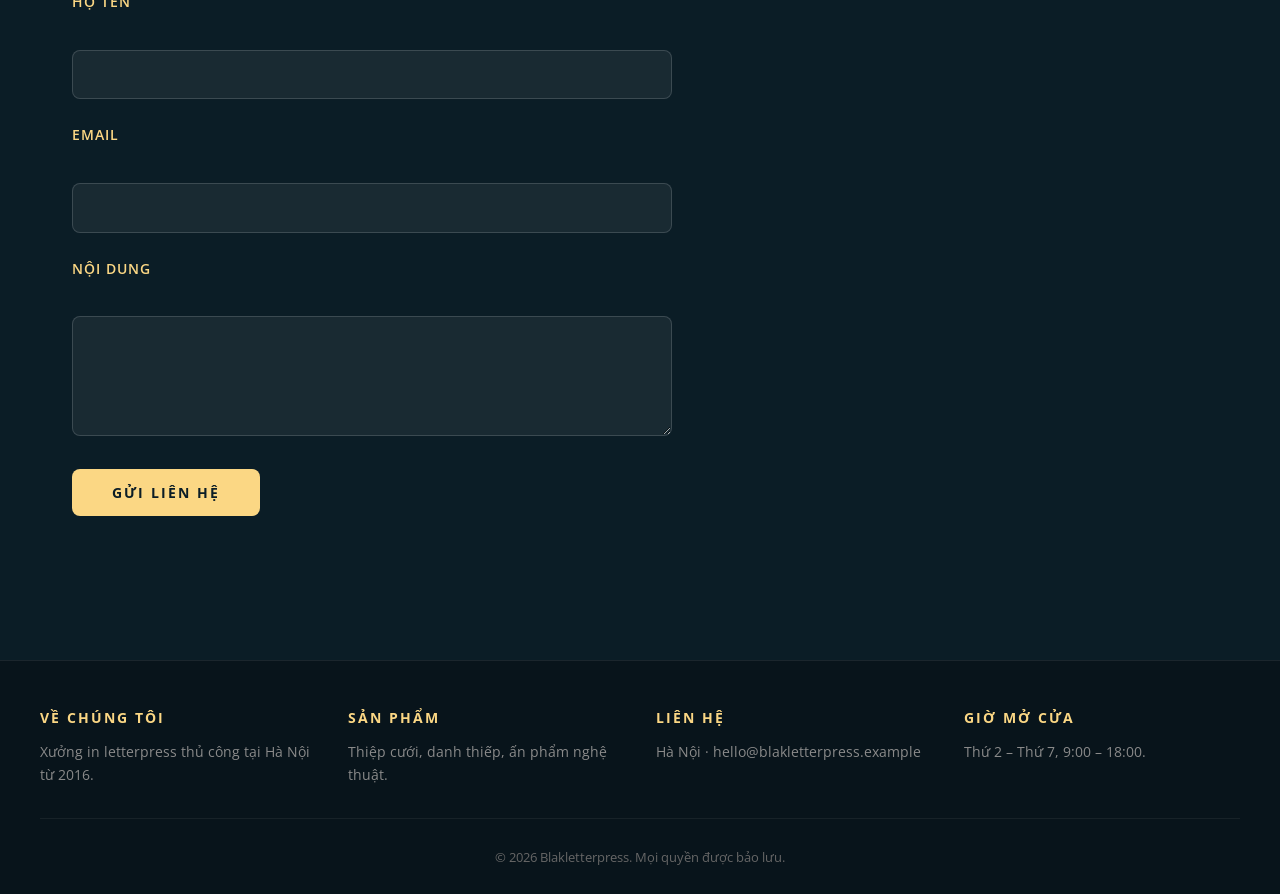
<file: Assignment3/BT4/trang-goc.html>
<!DOCTYPE html>
<html lang="vi">
<head>
	<meta charset="UTF-8">
	<meta name="viewport" content="width=device-width, initial-scale=1.0">
	<meta name="description" content="Giới thiệu Blakletterpress — xưởng in letterpress thủ công tại Hà Nội.">
	<title>Giới thiệu — Blakletterpress</title>

	<!-- SV (Hoạt động 1): tạo file style.css trong cùng thư mục và giữ dòng <link> dưới đây. -->
	<link rel="stylesheet" href="style.css">
</head>
<body>

	<header class="site-header">
		<a href="#" class="site-name">Blakletterpress</a>
		<p class="tagline">Xưởng in letterpress thủ công</p>
		<nav class="main-nav" aria-label="Chính">
			<ul>
				<li><a href="#gioi-thieu">Giới thiệu</a></li>
				<li><a href="#gia-tri">Giá trị</a></li>
				<li><a href="#doi-ngu">Đội ngũ</a></li>
				<li><a href="#lien-he">Liên hệ</a></li>
			</ul>
		</nav>
	</header>

	<div class="layout">
		<main>

			<article id="gioi-thieu">
				<h1>Về Blakletterpress</h1>

				<figure>
					<img src="./images/team-large.jpg" alt="Đội ngũ Blakletterpress tại xưởng in">
					<figcaption>Xưởng in Blakletterpress tại Hà Nội.</figcaption>
				</figure>

				<p>
					Blakletterpress là xưởng in letterpress thủ công, thành lập năm 2016 tại Hà Nội.
					Chúng tôi tin rằng mỗi ấn phẩm in tay đều mang một dấu ấn riêng không máy móc nào thay thế được.
				</p>
				<p>
					Sản phẩm chính của chúng tôi gồm <strong>thiệp cưới</strong>, <strong>danh thiếp</strong>
					và <strong>ấn phẩm nghệ thuật</strong> in giới hạn.
				</p>
			</article>

			<section id="gia-tri">
				<h2>Giá trị cốt lõi</h2>
				<ul class="value-list">
					<li class="value-card">
						<h3>Thủ công</h3>
						<p>Mỗi bản in được canh chỉnh và kiểm tra bằng tay.</p>
					</li>
					<li class="value-card">
						<h3>Bền vững</h3>
						<p>Sử dụng giấy tái chế và mực gốc thực vật.</p>
					</li>
					<li class="value-card">
						<h3>Cá nhân hoá</h3>
						<p>Thiết kế riêng theo câu chuyện của từng khách hàng.</p>
					</li>
				</ul>
			</section>

			<section id="doi-ngu">
				<h2>Đội ngũ</h2>
				<ul class="team-list">
					<li class="member">
						<img src="./images/smiling.jpg" alt="Chân dung Lan Anh">
						<h3>Lan Anh</h3>
						<p>Nhà sáng lập &amp; Giám đốc sáng tạo</p>
					</li>
					<li class="member">
						<img src="./images/team.jpg" alt="Chân dung Minh Đức">
						<h3>Minh Đức</h3>
						<p>Thợ in trưởng</p>
					</li>
					<li class="member">
						<img src="./images/ecofriends.jpg" alt="Chân dung Thu Hà">
						<h3>Thu Hà</h3>
						<p>Thiết kế đồ hoạ</p>
					</li>
				</ul>
			</section>

			<section id="lien-he">
				<h2>Liên hệ</h2>
				<form action="#" method="post" class="contact-form">
					<p>
						<label for="ten">Họ tên</label><br>
						<input type="text" id="ten" name="ten" required>
					</p>
					<p>
						<label for="email">Email</label><br>
						<input type="email" id="email" name="email" required>
					</p>
					<p>
						<label for="noidung">Nội dung</label><br>
						<textarea id="noidung" name="noidung" rows="4"></textarea>
					</p>
					<p>
						<button type="submit">Gửi liên hệ</button>
					</p>
				</form>
			</section>

		</main>

		<aside class="sidebar">
			<h2>Bài viết gần đây</h2>
			<ul class="recent">
				<li><a href="#">Bộ sưu tập thiệp Tết 2026</a></li>
				<li><a href="#">Nghề in letterpress ở Việt Nam</a></li>
				<li><a href="#">Cách chọn giấy cho thiệp cưới</a></li>
			</ul>
			<p>
				Theo dõi chúng tôi trên
				<a href="https://facebook.com" target="_blank" rel="noopener">Facebook</a>.
			</p>
		</aside>
	</div>

	<footer class="site-footer">
		<ul class="footer-cols">
			<li>
				<h3>Về chúng tôi</h3>
				<p>Xưởng in letterpress thủ công tại Hà Nội từ 2016.</p>
			</li>
			<li>
				<h3>Sản phẩm</h3>
				<p>Thiệp cưới, danh thiếp, ấn phẩm nghệ thuật.</p>
			</li>
			<li>
				<h3>Liên hệ</h3>
				<p>Hà Nội · hello@blakletterpress.example</p>
			</li>
			<li>
				<h3>Giờ mở cửa</h3>
				<p>Thứ 2 – Thứ 7, 9:00 – 18:00.</p>
			</li>
		</ul>
		<p class="copyright"><small>© 2026 Blakletterpress. Mọi quyền được bảo lưu.</small></p>
	</footer>

</body>
</html>
</file>
<file: style.css>
:root {
  --bg: #f8fafc;
  --surface: #ffffff;
  --surface-2: #f1f5f9;
  --text: #0f172a;
  --muted: #64748b;
  --line: #e2e8f0;
  --primary: #2563eb;
  --primary-hover: #1d4ed8;
  --primary-glow: rgba(37, 99, 235, 0.12);
  --accent: #0ea5e9;
  --shadow: 0 12px 32px -4px rgba(15, 23, 42, 0.06);
  --shadow-hover: 0 20px 40px -8px rgba(15, 23, 42, 0.12);
  --contact-bg: #0f172a;
  --contact-text: #ffffff;
  --contact-muted: #94a3b8;
  --radius: 16px;
  --radius-lg: 24px;
}

body.dark {
  --bg: #090d16;
  --surface: #111827;
  --surface-2: #162032;
  --text: #f8fafc;
  --muted: #94a3b8;
  --line: #1e293b;
  --primary: #38bdf8;
  --primary-hover: #7dd3fc;
  --primary-glow: rgba(56, 189, 248, 0.15);
  --accent: #38bdf8;
  --shadow: 0 12px 32px -4px rgba(0, 0, 0, 0.4);
  --shadow-hover: 0 20px 40px -8px rgba(0, 0, 0, 0.6);
  --contact-bg: #111827;
  --contact-text: #ffffff;
  --contact-muted: #94a3b8;
}

* {
  box-sizing: border-box;
  margin: 0;
  padding: 0;
}

html {
  scroll-behavior: smooth;
}

body {
  font-family: 'Plus Jakarta Sans', system-ui, -apple-system, BlinkMacSystemFont, "Segoe UI", Roboto, sans-serif;
  color: var(--text);
  background-color: var(--bg);
  line-height: 1.7;
  transition: background-color 0.3s ease, color 0.3s ease;
  overflow-x: hidden;
}

a {
  color: inherit;
  text-decoration: none;
  transition: all 0.2s ease;
}

.container {
  width: min(1120px, calc(100% - 48px));
  margin: 0 auto;
}

/* Header & Nav */
.header {
  position: sticky;
  top: 0;
  z-index: 50;
  background: rgba(248, 250, 252, 0.82);
  backdrop-filter: blur(16px);
  -webkit-backdrop-filter: blur(16px);
  border-bottom: 1px solid var(--line);
  transition: background-color 0.3s ease, border-color 0.3s ease;
}

body.dark .header {
  background: rgba(9, 13, 22, 0.85);
}

.nav {
  height: 72px;
  display: flex;
  align-items: center;
  justify-content: space-between;
}

.logo {
  font-family: 'Space Grotesk', sans-serif;
  font-size: 26px;
  font-weight: 800;
  letter-spacing: -1px;
}

.logo span {
  color: var(--primary);
}

nav {
  display: flex;
  align-items: center;
  gap: 28px;
}

nav a {
  font-size: 14px;
  font-weight: 600;
  color: var(--muted);
  position: relative;
  padding: 6px 0;
}

nav a:hover,
nav a.active {
  color: var(--primary);
}

nav a::after {
  content: '';
  position: absolute;
  bottom: 0;
  left: 0;
  width: 0%;
  height: 2px;
  background: var(--primary);
  transition: width 0.25s ease;
}

nav a:hover::after,
nav a.active::after {
  width: 100%;
}


.header-actions {
  display: flex;
  align-items: center;
  gap: 12px;
}

.theme-btn, .menu-btn {
  display: inline-flex;
  align-items: center;
  justify-content: center;
  border: 1px solid var(--line);
  background: var(--surface);
  color: var(--text);
  width: 42px;
  height: 42px;
  border-radius: 12px;
  cursor: pointer;
  font-size: 17px;
  transition: all 0.2s ease;
}

.theme-btn:hover, .menu-btn:hover {
  border-color: var(--primary);
  transform: translateY(-2px);
  box-shadow: 0 4px 12px var(--primary-glow);
}

.menu-btn {
  display: none;
}

/* Hero Section */
.hero {
  padding: 100px 0 90px;
  overflow: hidden;
}

.hero-grid {
  display: grid;
  grid-template-columns: 1.25fr 0.75fr;
  align-items: center;
  gap: 60px;
}

.eyebrow {
  color: var(--primary);
  font-size: 12px;
  font-weight: 800;
  letter-spacing: 2px;
  text-transform: uppercase;
  margin-bottom: 16px;
  display: inline-block;
}

h1 {
  font-size: clamp(38px, 5.5vw, 68px);
  line-height: 1.08;
  letter-spacing: -2px;
  font-weight: 800;
}

h1 span {
  color: var(--primary);
  background: linear-gradient(135deg, var(--primary), var(--accent));
  -webkit-background-clip: text;
  -webkit-text-fill-color: transparent;
}

.hero-desc {
  max-width: 650px;
  color: var(--muted);
  font-size: 18px;
  margin: 24px 0 32px;
  line-height: 1.8;
}

.hero-actions {
  display: flex;
  gap: 16px;
  margin-bottom: 32px;
}

.btn {
  display: inline-flex;
  align-items: center;
  justify-content: center;
  padding: 13px 26px;
  border-radius: 12px;
  font-weight: 700;
  font-size: 15px;
  border: 1px solid var(--line);
  transition: all 0.25s ease;
}

.btn:hover {
  transform: translateY(-3px);
}

.btn.primary {
  color: #ffffff;
  background: var(--primary);
  border-color: var(--primary);
  box-shadow: 0 4px 18px var(--primary-glow);
}

.btn.primary:hover {
  background: var(--primary-hover);
  box-shadow: 0 6px 24px var(--primary-glow);
}

.btn.secondary {
  background: var(--surface);
  color: var(--text);
}

.btn.secondary:hover {
  border-color: var(--primary);
}

.quick-info {
  display: flex;
  gap: 18px;
  flex-wrap: wrap;
  color: var(--muted);
  font-size: 13px;
  font-weight: 600;
}

.quick-info span {
  display: inline-flex;
  align-items: center;
  gap: 6px;
  background: var(--surface);
  padding: 6px 14px;
  border-radius: 999px;
  border: 1px solid var(--line);
}

/* Hero Photo & Floating Card */
.hero-photo {
  position: relative;
  justify-self: center;
  width: 320px;
  height: 380px;
}

.hero-photo img {
  position: absolute;
  inset: 15px 15px 40px;
  width: calc(100% - 30px);
  height: calc(100% - 55px);
  object-fit: cover;
  border-radius: 38% 38% 28% 28%;
  box-shadow: var(--shadow);
  z-index: 2;
  border: 2px solid var(--line);
  background: var(--surface);
  transition: transform 0.3s ease;
}

.hero-photo:hover img {
  transform: scale(1.02);
}

.photo-ring {
  position: absolute;
  inset: 0 0 25px;
  border: 2px solid var(--primary);
  border-radius: 42% 42% 32% 32%;
  transform: rotate(5deg);
  opacity: 0.5;
  transition: transform 0.4s ease;
}

.hero-photo:hover .photo-ring {
  transform: rotate(10deg) scale(1.03);
}

.floating-card {
  position: absolute;
  z-index: 4;
  right: -20px;
  bottom: 5px;
  display: flex;
  align-items: center;
  gap: 12px;
  padding: 12px 18px;
  background: var(--surface);
  border: 1px solid var(--line);
  border-radius: 16px;
  box-shadow: var(--shadow);
}

.floating-card strong {
  display: block;
  font-size: 14px;
  color: var(--text);
}

.floating-card small {
  display: block;
  font-size: 12px;
  color: var(--muted);
}

.dot {
  width: 10px;
  height: 10px;
  background: #10b981;
  border-radius: 50%;
  box-shadow: 0 0 10px #10b981;
  animation: pulse 2s infinite;
}

@keyframes pulse {
  0% { transform: scale(0.95); box-shadow: 0 0 0 0 rgba(16, 185, 129, 0.7); }
  70% { transform: scale(1); box-shadow: 0 0 0 8px rgba(16, 185, 129, 0); }
  100% { transform: scale(0.95); box-shadow: 0 0 0 0 rgba(16, 185, 129, 0); }
}

/* Section Common */
.section {
  padding: 95px 0;
}

.section-alt {
  background: var(--surface-2);
}

.section-heading {
  margin-bottom: 46px;
}

.section-heading h2 {
  font-size: clamp(30px, 3.8vw, 44px);
  letter-spacing: -1.2px;
  font-weight: 800;
}

/* About Cards */
.about-grid {
  display: grid;
  grid-template-columns: repeat(3, 1fr);
  gap: 24px;
}

.about-card {
  padding: 32px 28px;
  background: var(--surface);
  border: 1px solid var(--line);
  border-radius: var(--radius-lg);
  box-shadow: var(--shadow);
  transition: transform 0.3s ease, border-color 0.3s ease, box-shadow 0.3s ease;
}

.about-card:hover {
  transform: translateY(-5px);
  border-color: var(--primary);
  box-shadow: var(--shadow-hover);
}

.card-badge {
  font-size: 13px;
  font-weight: 700;
  color: var(--primary);
  margin-bottom: 16px;
}

.about-card h3 {
  font-size: 20px;
  font-weight: 700;
  margin-bottom: 12px;
  letter-spacing: -0.5px;
}

.about-card p {
  color: var(--muted);
  font-size: 15px;
  line-height: 1.7;
}

/* Skills */
.skills-grid {
  display: grid;
  grid-template-columns: repeat(4, 1fr);
  gap: 20px;
}

.skill-card {
  padding: 28px;
  background: var(--surface);
  border: 1px solid var(--line);
  border-radius: var(--radius-lg);
  box-shadow: var(--shadow);
  transition: all 0.3s ease;
}

.skill-card:hover {
  transform: translateY(-5px);
  border-color: var(--primary);
  box-shadow: var(--shadow-hover);
}

.skill-icon {
  width: 48px;
  height: 48px;
  display: grid;
  place-items: center;
  border-radius: 12px;
  background: var(--surface-2);
  color: var(--primary);
  font-weight: 800;
  font-size: 14px;
  margin-bottom: 20px;
  border: 1px solid var(--line);
}

.skill-card h3 {
  font-size: 18px;
  margin-bottom: 10px;
  font-weight: 700;
}

.skill-card p {
  color: var(--muted);
  font-size: 14px;
}

.tags {
  display: flex;
  flex-wrap: wrap;
  gap: 10px;
  margin-top: 32px;
}

.tags span {
  padding: 8px 16px;
  border-radius: 999px;
  background: var(--surface);
  border: 1px solid var(--line);
  color: var(--muted);
  font-size: 13px;
  font-weight: 600;
  transition: all 0.2s ease;
}

.tags span:hover {
  color: var(--primary);
  border-color: var(--primary);
  transform: translateY(-2px);
}

/* Projects */
.projects-grid {
  display: grid;
  grid-template-columns: repeat(2, 1fr);
  gap: 24px;
}

.project-card {
  padding: 32px;
  border: 1px solid var(--line);
  background: var(--surface);
  border-radius: var(--radius-lg);
  box-shadow: var(--shadow);
  transition: all 0.3s ease;
  display: flex;
  flex-direction: column;
}

.project-card:hover {
  transform: translateY(-6px);
  box-shadow: var(--shadow-hover);
  border-color: var(--primary);
}

.project-card.featured {
  border-color: var(--primary);
  position: relative;
}

.project-top {
  display: flex;
  justify-content: space-between;
  align-items: center;
  margin-bottom: 22px;
}

.project-number {
  color: var(--primary);
  font-weight: 800;
  font-size: 15px;
  font-family: 'Space Grotesk', sans-serif;
}

.project-type {
  color: var(--muted);
  font-size: 11px;
  font-weight: 800;
  letter-spacing: 1.5px;
}

.project-card h3 {
  font-size: 22px;
  margin-bottom: 14px;
  font-weight: 700;
  letter-spacing: -0.5px;
}

.project-card p {
  color: var(--muted);
  font-size: 15px;
  flex-grow: 1;
  line-height: 1.7;
}

.project-tags {
  display: flex;
  flex-wrap: wrap;
  gap: 8px;
  margin-top: 24px;
}

.project-tags span {
  background: var(--surface-2);
  padding: 5px 12px;
  border-radius: 999px;
  font-size: 12px;
  font-weight: 600;
  color: var(--muted);
  border: 1px solid var(--line);
}

/* Contact Section */
.contact-section {
  padding-top: 40px;
}

.contact-box {
  display: flex;
  justify-content: space-between;
  align-items: center;
  gap: 40px;
  padding: 56px;
  background: var(--contact-bg);
  color: var(--contact-text);
  border-radius: 28px;
  box-shadow: var(--shadow-hover);
}

.contact-left h2 {
  font-size: clamp(30px, 3.5vw, 42px);
  margin-bottom: 12px;
  letter-spacing: -1px;
}

.contact-left p:not(.eyebrow) {
  color: var(--contact-muted);
  font-size: 16px;
  max-width: 520px;
}

.contact-links {
  display: flex;
  flex-direction: column;
  gap: 14px;
  min-width: 260px;
}

.contact-btn {
  padding: 14px 20px;
  border-radius: 12px;
  text-align: center;
  font-weight: 700;
  font-size: 15px;
  display: block;
  transition: all 0.2s ease;
}

.primary-contact {
  background: var(--primary);
  color: #ffffff;
}

.primary-contact:hover {
  background: var(--primary-hover);
  transform: translateY(-2px);
}

.contact-sublinks {
  display: flex;
  gap: 10px;
  justify-content: center;
}

.contact-sublinks a {
  padding: 8px 14px;
  border: 1px solid rgba(255, 255, 255, 0.2);
  border-radius: 10px;
  font-size: 13px;
  font-weight: 600;
  color: #cbd5e1;
}

.contact-sublinks a:hover {
  background: rgba(255, 255, 255, 0.1);
  color: #ffffff;
}

/* Footer */
footer {
  padding: 32px 0;
  border-top: 1px solid var(--line);
  color: var(--muted);
  font-size: 14px;
  margin-top: 40px;
}

.footer-inner {
  display: flex;
  justify-content: space-between;
  align-items: center;
  gap: 20px;
}

.footer-inner a {
  color: var(--primary);
}

/* Scroll Reveal Animation */
.reveal {
  opacity: 0;
  transform: translateY(22px);
  transition: opacity 0.7s cubic-bezier(0.16, 1, 0.3, 1), transform 0.7s cubic-bezier(0.16, 1, 0.3, 1);
  will-change: opacity, transform;
}

.reveal.show {
  opacity: 1;
  transform: none;
}

/* Responsive Media Queries */
@media (max-width: 920px) {
  .hero-grid {
    grid-template-columns: 1fr;
    text-align: center;
    gap: 40px;
  }

  .hero-desc {
    margin-left: auto;
    margin-right: auto;
  }

  .hero-photo {
    order: -1;
    width: 270px;
    height: 330px;
  }

  .hero-actions, .quick-info {
    justify-content: center;
  }

  .about-grid {
    grid-template-columns: repeat(2, 1fr);
  }

  .skills-grid {
    grid-template-columns: repeat(2, 1fr);
  }

  .contact-box {
    flex-direction: column;
    align-items: flex-start;
    padding: 40px;
  }

  .contact-links {
    width: 100%;
  }

  nav {
    display: none;
    position: absolute;
    top: 72px;
    left: 0;
    right: 0;
    padding: 24px;
    background: var(--surface);
    border-bottom: 1px solid var(--line);
    flex-direction: column;
    gap: 18px;
    box-shadow: var(--shadow);
  }

  nav.open {
    display: flex;
  }

  .menu-btn {
    display: inline-flex;
  }
}

@media (max-width: 600px) {
  .container {
    width: calc(100% - 32px);
  }

  h1 {
    letter-spacing: -1.5px;
  }

  .about-grid, .skills-grid, .projects-grid {
    grid-template-columns: 1fr;
  }

  .section {
    padding: 70px 0;
  }

  .contact-box {
    padding: 30px 24px;
  }

  .footer-inner {
    flex-direction: column;
    text-align: center;
  }
}
</file>
<file: Assignment2/css/style.css>
/* Website template by freewebsitetemplates.com */
@font-face {
	font-family: 'PTSerif-Caption';
	src: url('../fonts/PT_Serif-Caption-Web-Regular.eot');
	src: local('☺'), url('../fonts/PT_Serif-Caption-Web-Regular.woff') format('woff'), url('../fonts/PT_Serif-Caption-Web-Regular.ttf') format('truetype'), url('../fonts/PT_Serif-Caption-Web-Regular.svg') format('svg');
	font-weight: normal;
	font-style: normal;
}
@font-face {
	font-family: 'UnifrakturCook-Bold';
	src: url('../fonts/UnifrakturCook-Bold.eot');
	src: local('☺'), url('../fonts/UnifrakturCook-Bold.woff') format('woff'), url('../fonts/UnifrakturCook-Bold.ttf') format('truetype'), url('../fonts/UnifrakturCook-Bold.svg') format('svg');
	font-weight: normal;
	font-style: normal;
}
body {
	background: #fed58e url(../images/bg-body.png) repeat-x left top;
	font-family: Georgia, "Times New Roman", Times, serif;
	margin: 0;
}
#background {
}
#page {
	width: 960px;
	margin: 0 auto;
}
img {
	border: 0;
}
/*------------------------------ SPRITES ------------------------------*/
.btn, .btn2, #searchbar form input.txtfield, #navigation li, #navigation li a:hover, #navigation li.selected a {
	background: url(../images/interface.png) no-repeat;
}
#navigation, #navigation > div, #navigation ul {
	background-image: url(../images/bg-navigation.png);
	background-repeat: no-repeat;
}
#connect > a, #featured li > a {
	background: url(../images/icons.png) no-repeat;
}
.btn {
	background-position: -178px 0;
	color: #fcfefc;
	cursor: pointer;
	font-family: Georgia, "Times New Roman", Times, serif;
	font-size: 12px;
	font-weight: bold;
	height: 24px;
	line-height: 24px;
	width: 72px;
	padding: 0 0 4px;
	text-align: center;
}
.btn:hover {
	background-position: -260px 0;
}
.btn2 {
	background-position: 0 -32px;
	display: block;
	color: #fdf6ea;
	font-family: Georgia, "Times New Roman", Times, serif;
	font-size: 24px;
	font-weight: bold;
	height: 51px;
	line-height: 40px;
	width: 204px;
	text-align: center;
	text-decoration: none;
	text-shadow: -3px 3px 3px #173c13;
}
.btn2:hover {
	background-position: -216px -31px;
}
/*------------------------------ HEADER ------------------------------*/
#header {
	height: 106px;
	padding: 24px 0;
	text-align: center;
	position: relative
}
/** motto **/
#motto {
	text-align: right;
	padding: 13px 27px 15px 0;
}
a.sitename {
	float: left;
	display: inline-block;
	font-family: "UnifrakturCook-Bold";
	font-size: 24px;
	height: 24px;
	margin-left: 5px;
}
#motto p {
	display: inline-block;
	height: 24px;
	line-height: 24px;
	margin: 8px 0 0;
}
/** Logo **/
#logo {
	display: inline-block;
	position: absolute;
	left: 360px;
	top: 24px;
}
/** Searchbar **/
#searchbar {
	padding: 0 24px 15px 0;
	text-align: right;
}
#searchbar form {
	display: inline-block;
*float: right; /** Needed for IE7 **/
}
#searchbar form input {
	float: left;
	border: 0;
	margin: 0;
}
#searchbar input.txtfield {
	background-position: 0 0;
	color: #c3baaf;
	font-family: Georgia, "Times New Roman", Times, serif;
	font-size: 12px;
	font-style: italic;
	height: 24px;
	line-height: 24px;
	width: 160px;
	margin: 0 6px 0 0;
	padding: 0 4px;
}
/*------------------------------ CONTENTS ------------------------------*/
#contents {
	background: url(../images/content-shadow.png) no-repeat right bottom;
*display: inline-block; /** Needed for IE7 **/
}
#contents:after {
	clear:both;
	content:"";
	display:block;
	height:0;
	line-height:0;
	visibility:hidden;
}
#contents h1 {
	color: #7e501c;
	font-size: 31px;
	font-weight: normal;
	margin: 0 0 30px;
	text-align: justify;
	text-shadow: 0 3px #fdf2be;
}
#contents h1 a {
	color: #7e501c;
}
#contents h1 em {
	font-weight: bold;
	text-transform: uppercase;
}
#contents h2 {
	font-size: 20px;
	line-height: 42px;
	margin: 0 0 24px;
	text-align: center;
}
#contents h3 {
	color: #300302;
	font-size: 18px;
	line-height: 24px;
	margin: 0 0 0;
	text-transform: uppercase;
}
#contents h4 {
	color: #300302;
	font-size: 14px;
	line-height: 24px;
	margin: 0;
}
#contents p {
	color: #525252;
	font-size: 14px;
	line-height: 24px;
	margin: 0;
	padding: 0 0 30px;
	text-align: justify;
}
#contents p a {
	color: #525252;
}
#contents p a:hover {
	color: #e19320;
}
/** MAIN **/
#main {
	float: right;
	background-color: #fdf6ea;
	min-height: 982px;
	width: 666px;
	margin: 0 24px 0 12px;
	padding: 12px 12px 22px;
}
#main div.body {
	padding: 0 30px;
}
/** list **/
#list {
	list-style: none;
	margin: 30px 0;
	padding: 0;
}
#list li {
	display: inline-block;
	width: 100%;
	margin: 0 0 54px;
}
#list span.time {
	float: right;
	font-size: 12px;
	font-weight: bold;
	margin: 7px 0 0;
}
#list li p {
	padding-bottom: 0;
}
#list li a.more {
	float: right;
	color: #300302;
	font-size: 14px;
	font-style: italic;
}
#list li a.more:hover {
	color: #097a07;
}
/** pagination **/
#pagination {
	font-family: Arial, Helvetica, sans-serif;
	font-size: 12px;
	text-align: center;
}
#pagination a {
	color: #a2a2a1;
	margin: 0 3px;
	padding: 0 2px;
	text-decoration: none;
}
#pagination a:hover {
	color: #be841f;
}
/** gallery **/
#gallery {
	margin: 0 0 36px;
}
#gallery > div {
	margin: 0 0 14px;
}
#gallery ul {
	background-color: #ebe0ce;
	display: inline-block;
	list-style: none;
	width: 606px;
	margin: 0;
	padding: 6px 30px;
}
#gallery ul li {
	float: left;
	cursor: pointer;
	height: 48px;
	width: 78px;
	margin: 0 11px;
}
#gallery ul li:hover {
	filter:alpha(opacity=80);
	opacity: 0.8;
}
/** SIDEBAR **/
#sidebar {
	float: left;
	height: auto;
	width: 229px;
	margin-left: 5px;
}
#sidebar div.section {
	background: url(../images/box-shadow-bottom.png) no-repeat left bottom;
	margin: 0 0 24px;
	padding: 0 0 6px;
}
/** Navigation **/
#navigation {
	background-position: -468px bottom;
	margin: 0 0 16px;
	padding: 0 0 8px;
}
#navigation > div {
	background-position: 0 top;
	padding: 8px 0 0;
}
#navigation ul {
	background-position: -234px top;
	background-repeat: repeat-y;
	list-style: none;
	margin: 0;
	padding: 0 6px;
}
#navigation li {
	background-position: 0 -90px;
	height: 72px;
	width: 216px;
	margin-top: 18px;
}
#navigation li:hover, #navigation li.selected {
	background-position: -226px -90px;
}
#navigation li:first-child {
	margin-top: 0;
}
#navigation li a {
	color: #fffefd;
	display: block;
	font: 30px/72px "PTSerif-Caption";
	text-align: center;
	text-decoration: none;
	text-transform: uppercase;
	text-shadow: 0 5px 2px #27100c;
}
#navigation li a:hover, #navigation li.selected a {
	background-position: 24px -162px;
}
/** connect **/
#connect {
	background-color: #fef1bf;
	margin-left: 1px;
	padding: 6px;
}
#connect h2 {
	background-color: #f0c27e;
	color: #7b4c1a;
	text-shadow: 1px 1px #fdf2be;
}
#connect > a {
	display: inline-block;
	height: 19px;
	width: 23px;
	margin: 0 24px 18px;
}
#connect a.twitter {
	background-position: 0 0;
}
#connect a.facebook {
	background-position: -72px 0;
	width: 19px;
}
#connect a.googleplus {
	background-position: -141px 0;
	width: 22px;
}
/** Post **/
#posts {
	background-color: #f4c26b;
	margin-left: 1px;
	padding: 6px;
}
#posts h2 {
	background-color: #be841f;
	color: #5c3b10;
	margin-bottom: 12px;
	text-shadow: 1px 1px #dfa643;
}
#posts ul {
	list-style: none;
	margin: 0;
	padding: 0 6px;
	overflow: hidden;
}
#posts li {
	margin: 0 0 24px;
}
#posts h5 {
	color: #fff;
	font-size: 12px;
	font-weight: normal;
	line-height: 24px;
	margin: 0;
}
#posts p {
	color: #8f5e08;
	font-size: 12px;
	padding-bottom: 6px;
	text-align: left;
}
#posts a.more {
	color: #199209;
	font-size: 12px;
}
#posts a.more:hover {
	color: #bb8528;
}
#posts a.btn2 {
	margin: 0 auto 6px;
}
/** hover states **/
#contents h1 a:hover, #posts p a:hover {
	text-decoration: none;
}
/*------------------------------ FOOTER ------------------------------*/
#footer {
	border-top: 1px solid #ffe6bc;
	width: 100%;
	padding: 40px 0;
	position: absolute;
	left: 0;
}
#footer > div {
	width: 960px;
	margin: 0 auto;
}
/** featured **/
#featured {
	display: inline-block;
	list-style: none;
	margin: 0 0 30px;
	padding: 0;
}
#featured li {
	float: left;
	width: 192px;
	margin: 0 24px;
}
#featured li > a {
	display: block;
	height: 74px;
	width: 72px;
	margin: 0 auto 18px;
}
#featured li a.home {
	background-position: -91px -27px;
}
#featured li a.bell {
	background-position: -91px -112px;
}
#featured li a.globe {
	background-position: -91px -196px;
}
#featured li a.pencil {
	background-position: -91px -280px;
}
#featured li a.home:hover {
	background-position: 0 -27px;
}
#featured li a.bell:hover {
	background-position: 0 -112px;
}
#featured li a.globe:hover {
	background-position: 0 -196px;
}
#featured li a.pencil:hover {
	background-position: 0 -280px;
}
#featured li p {
	color: #593e0f;
	font: 14px/24px "Times New Roman", Times, serif;
	text-align: justify;
}
#featured li p a {
	color: #593e0f;
}
#featured li p a:hover {
	color: #bb8528;
}
#footnote {
	color: #c89f59;
	font-family: "Trebuchet MS", Arial, Helvetica, sans-serif;
	font-size: 10px;
	width: 950px;
	border-top: 6px solid #d6ae6a;
	margin: 0 auto;
	padding: 34px 0;
	text-align: center;
}
</file>
<file: Week6/Bai tap 2 - JS tin tuc va gio hang/css/style.css>
/* Website template by freewebsitetemplates.com */
@font-face {
	font-family: 'PTSerif-Caption';
	src: url('../fonts/PT_Serif-Caption-Web-Regular.eot');
	src: local('☺'), url('../fonts/PT_Serif-Caption-Web-Regular.woff') format('woff'), url('../fonts/PT_Serif-Caption-Web-Regular.ttf') format('truetype'), url('../fonts/PT_Serif-Caption-Web-Regular.svg') format('svg');
	font-weight: normal;
	font-style: normal;
}
@font-face {
	font-family: 'UnifrakturCook-Bold';
	src: url('../fonts/UnifrakturCook-Bold.eot');
	src: local('☺'), url('../fonts/UnifrakturCook-Bold.woff') format('woff'), url('../fonts/UnifrakturCook-Bold.ttf') format('truetype'), url('../fonts/UnifrakturCook-Bold.svg') format('svg');
	font-weight: normal;
	font-style: normal;
}
body {
	background: #fed58e url(../images/bg-body.png) repeat-x left top;
	font-family: Georgia, "Times New Roman", Times, serif;
	margin: 0;
}
#background {
}
#page {
	width: 960px;
	margin: 0 auto;
}
img {
	border: 0;
}
/*------------------------------ SPRITES ------------------------------*/
.btn, .btn2, #searchbar form input.txtfield, #navigation li, #navigation li a:hover, #navigation li.selected a {
	background: url(../images/interface.png) no-repeat;
}
#navigation, #navigation > div, #navigation ul {
	background-image: url(../images/bg-navigation.png);
	background-repeat: no-repeat;
}
#connect > a, #featured li > a {
	background: url(../images/icons.png) no-repeat;
}
.btn {
	background-position: -178px 0;
	color: #fcfefc;
	cursor: pointer;
	font-family: Georgia, "Times New Roman", Times, serif;
	font-size: 12px;
	font-weight: bold;
	height: 24px;
	line-height: 24px;
	width: 72px;
	padding: 0 0 4px;
	text-align: center;
}
.btn:hover {
	background-position: -260px 0;
}
.btn2 {
	background-position: 0 -32px;
	display: block;
	color: #fdf6ea;
	font-family: Georgia, "Times New Roman", Times, serif;
	font-size: 24px;
	font-weight: bold;
	height: 51px;
	line-height: 40px;
	width: 204px;
	text-align: center;
	text-decoration: none;
	text-shadow: -3px 3px 3px #173c13;
}
.btn2:hover {
	background-position: -216px -31px;
}
/*------------------------------ HEADER ------------------------------*/
#header {
	height: 106px;
	padding: 24px 0;
	text-align: center;
	position: relative
}
/** motto **/
#motto {
	text-align: right;
	padding: 13px 27px 15px 0;
}
a.sitename {
	float: left;
	display: inline-block;
	font-family: "UnifrakturCook-Bold";
	font-size: 24px;
	height: 24px;
	margin-left: 5px;
}
#motto p {
	display: inline-block;
	height: 24px;
	line-height: 24px;
	margin: 8px 0 0;
}
/** Logo **/
#logo {
	display: inline-block;
	position: absolute;
	left: 360px;
	top: 24px;
}
/** Searchbar **/
#searchbar {
	padding: 0 24px 15px 0;
	text-align: right;
}
#searchbar form {
	display: inline-block;
*float: right; /** Needed for IE7 **/
}
#searchbar form input {
	float: left;
	border: 0;
	margin: 0;
}
#searchbar input.txtfield {
	background-position: 0 0;
	color: #c3baaf;
	font-family: Georgia, "Times New Roman", Times, serif;
	font-size: 12px;
	font-style: italic;
	height: 24px;
	line-height: 24px;
	width: 160px;
	margin: 0 6px 0 0;
	padding: 0 4px;
}
/*------------------------------ CONTENTS ------------------------------*/
#contents {
	background: url(../images/content-shadow.png) no-repeat right bottom;
*display: inline-block; /** Needed for IE7 **/
}
#contents:after {
	clear:both;
	content:"";
	display:block;
	height:0;
	line-height:0;
	visibility:hidden;
}
#contents h1 {
	color: #7e501c;
	font-size: 31px;
	font-weight: normal;
	margin: 0 0 30px;
	text-align: justify;
	text-shadow: 0 3px #fdf2be;
}
#contents h1 a {
	color: #7e501c;
}
#contents h1 em {
	font-weight: bold;
	text-transform: uppercase;
}
#contents h2 {
	font-size: 20px;
	line-height: 42px;
	margin: 0 0 24px;
	text-align: center;
}
#contents h3 {
	color: #300302;
	font-size: 18px;
	line-height: 24px;
	margin: 0 0 0;
	text-transform: uppercase;
}
#contents h4 {
	color: #300302;
	font-size: 14px;
	line-height: 24px;
	margin: 0;
}
#contents p {
	color: #525252;
	font-size: 14px;
	line-height: 24px;
	margin: 0;
	padding: 0 0 30px;
	text-align: justify;
}
#contents p a {
	color: #525252;
}
#contents p a:hover {
	color: #e19320;
}
/** MAIN **/
#main {
	float: right;
	background-color: #fdf6ea;
	min-height: 982px;
	width: 666px;
	margin: 0 24px 0 12px;
	padding: 12px 12px 22px;
}
#main div.body {
	padding: 0 30px;
}
/** list **/
#list {
	list-style: none;
	margin: 30px 0;
	padding: 0;
}
#list li {
	display: inline-block;
	width: 100%;
	margin: 0 0 54px;
}
#list span.time {
	float: right;
	font-size: 12px;
	font-weight: bold;
	margin: 7px 0 0;
}
#list li p {
	padding-bottom: 0;
}
#list li a.more {
	float: right;
	color: #300302;
	font-size: 14px;
	font-style: italic;
}
#list li a.more:hover {
	color: #097a07;
}
/** pagination **/
#pagination {
	font-family: Arial, Helvetica, sans-serif;
	font-size: 12px;
	text-align: center;
}
#pagination a {
	color: #a2a2a1;
	margin: 0 3px;
	padding: 0 2px;
	text-decoration: none;
}
#pagination a:hover {
	color: #be841f;
}
/** gallery **/
#gallery {
	margin: 0 0 36px;
}
#gallery > div {
	margin: 0 0 14px;
}
#gallery ul {
	background-color: #ebe0ce;
	display: inline-block;
	list-style: none;
	width: 606px;
	margin: 0;
	padding: 6px 30px;
}
#gallery ul li {
	float: left;
	cursor: pointer;
	height: 48px;
	width: 78px;
	margin: 0 11px;
}
#gallery ul li:hover {
	filter:alpha(opacity=80);
	opacity: 0.8;
}
/** SIDEBAR **/
#sidebar {
	float: left;
	height: auto;
	width: 229px;
	margin-left: 5px;
}
#sidebar div.section {
	background: url(../images/box-shadow-bottom.png) no-repeat left bottom;
	margin: 0 0 24px;
	padding: 0 0 6px;
}
/** Navigation **/
#navigation {
	background-position: -468px bottom;
	margin: 0 0 16px;
	padding: 0 0 8px;
}
#navigation > div {
	background-position: 0 top;
	padding: 8px 0 0;
}
#navigation ul {
	background-position: -234px top;
	background-repeat: repeat-y;
	list-style: none;
	margin: 0;
	padding: 0 6px;
}
#navigation li {
	background-position: 0 -90px;
	height: 72px;
	width: 216px;
	margin-top: 18px;
}
#navigation li:hover, #navigation li.selected {
	background-position: -226px -90px;
}
#navigation li:first-child {
	margin-top: 0;
}
#navigation li a {
	color: #fffefd;
	display: block;
	font: 30px/72px "PTSerif-Caption";
	text-align: center;
	text-decoration: none;
	text-transform: uppercase;
	text-shadow: 0 5px 2px #27100c;
}
#navigation li a:hover, #navigation li.selected a {
	background-position: 24px -162px;
}
/** connect **/
#connect {
	background-color: #fef1bf;
	margin-left: 1px;
	padding: 6px;
}
#connect h2 {
	background-color: #f0c27e;
	color: #7b4c1a;
	text-shadow: 1px 1px #fdf2be;
}
#connect > a {
	display: inline-block;
	height: 19px;
	width: 23px;
	margin: 0 24px 18px;
}
#connect a.twitter {
	background-position: 0 0;
}
#connect a.facebook {
	background-position: -72px 0;
	width: 19px;
}
#connect a.googleplus {
	background-position: -141px 0;
	width: 22px;
}
/** Post **/
#posts {
	background-color: #f4c26b;
	margin-left: 1px;
	padding: 6px;
}
#posts h2 {
	background-color: #be841f;
	color: #5c3b10;
	margin-bottom: 12px;
	text-shadow: 1px 1px #dfa643;
}
#posts ul {
	list-style: none;
	margin: 0;
	padding: 0 6px;
	overflow: hidden;
}
#posts li {
	margin: 0 0 24px;
}
#posts h5 {
	color: #fff;
	font-size: 12px;
	font-weight: normal;
	line-height: 24px;
	margin: 0;
}
#posts p {
	color: #8f5e08;
	font-size: 12px;
	padding-bottom: 6px;
	text-align: left;
}
#posts a.more {
	color: #199209;
	font-size: 12px;
}
#posts a.more:hover {
	color: #bb8528;
}
#posts a.btn2 {
	margin: 0 auto 6px;
}
/** hover states **/
#contents h1 a:hover, #posts p a:hover {
	text-decoration: none;
}
/*------------------------------ FOOTER ------------------------------*/
#footer {
	border-top: 1px solid #ffe6bc;
	width: 100%;
	padding: 40px 0;
	position: absolute;
	left: 0;
}
#footer > div {
	width: 960px;
	margin: 0 auto;
}
/** featured **/
#featured {
	display: inline-block;
	list-style: none;
	margin: 0 0 30px;
	padding: 0;
}
#featured li {
	float: left;
	width: 192px;
	margin: 0 24px;
}
#featured li > a {
	display: block;
	height: 74px;
	width: 72px;
	margin: 0 auto 18px;
}
#featured li a.home {
	background-position: -91px -27px;
}
#featured li a.bell {
	background-position: -91px -112px;
}
#featured li a.globe {
	background-position: -91px -196px;
}
#featured li a.pencil {
	background-position: -91px -280px;
}
#featured li a.home:hover {
	background-position: 0 -27px;
}
#featured li a.bell:hover {
	background-position: 0 -112px;
}
#featured li a.globe:hover {
	background-position: 0 -196px;
}
#featured li a.pencil:hover {
	background-position: 0 -280px;
}
#featured li p {
	color: #593e0f;
	font: 14px/24px "Times New Roman", Times, serif;
	text-align: justify;
}
#featured li p a {
	color: #593e0f;
}
#featured li p a:hover {
	color: #bb8528;
}
#footnote {
	color: #c89f59;
	font-family: "Trebuchet MS", Arial, Helvetica, sans-serif;
	font-size: 10px;
	width: 950px;
	border-top: 6px solid #d6ae6a;
	margin: 0 auto;
	padding: 34px 0;
	text-align: center;
}
</file>
<file: Week6/Bai tap 2 - JS tin tuc va gio hang/css/bai-js.css>
/* Bổ sung cho bài thực hành JavaScript — không sửa css/style.css gốc */
#ket-qua {
	background-color: #fef1bf;
	border: 1px solid #f0c27e;
	color: #300302;
	font: 13px/20px Consolas, "Courier New", monospace;
	min-height: 120px;
	margin: 12px 0 30px;
	padding: 12px;
	white-space: pre-wrap;
}
#contents code {
	background-color: #ebe0ce;
	font-family: Consolas, "Courier New", monospace;
	padding: 0 3px;
}
</file>
<file: Week6/Bai tap 3 - JS thu vien anh va tin nhanh/css/style.css>
/* Website template by freewebsitetemplates.com */
@font-face {
	font-family: 'PTSerif-Caption';
	src: url('../fonts/PT_Serif-Caption-Web-Regular.eot');
	src: local('☺'), url('../fonts/PT_Serif-Caption-Web-Regular.woff') format('woff'), url('../fonts/PT_Serif-Caption-Web-Regular.ttf') format('truetype'), url('../fonts/PT_Serif-Caption-Web-Regular.svg') format('svg');
	font-weight: normal;
	font-style: normal;
}
@font-face {
	font-family: 'UnifrakturCook-Bold';
	src: url('../fonts/UnifrakturCook-Bold.eot');
	src: local('☺'), url('../fonts/UnifrakturCook-Bold.woff') format('woff'), url('../fonts/UnifrakturCook-Bold.ttf') format('truetype'), url('../fonts/UnifrakturCook-Bold.svg') format('svg');
	font-weight: normal;
	font-style: normal;
}
body {
	background: #fed58e url(../images/bg-body.png) repeat-x left top;
	font-family: Georgia, "Times New Roman", Times, serif;
	margin: 0;
}
#background {
}
#page {
	width: 960px;
	margin: 0 auto;
}
img {
	border: 0;
}
/*------------------------------ SPRITES ------------------------------*/
.btn, .btn2, #searchbar form input.txtfield, #navigation li, #navigation li a:hover, #navigation li.selected a {
	background: url(../images/interface.png) no-repeat;
}
#navigation, #navigation > div, #navigation ul {
	background-image: url(../images/bg-navigation.png);
	background-repeat: no-repeat;
}
#connect > a, #featured li > a {
	background: url(../images/icons.png) no-repeat;
}
.btn {
	background-position: -178px 0;
	color: #fcfefc;
	cursor: pointer;
	font-family: Georgia, "Times New Roman", Times, serif;
	font-size: 12px;
	font-weight: bold;
	height: 24px;
	line-height: 24px;
	width: 72px;
	padding: 0 0 4px;
	text-align: center;
}
.btn:hover {
	background-position: -260px 0;
}
.btn2 {
	background-position: 0 -32px;
	display: block;
	color: #fdf6ea;
	font-family: Georgia, "Times New Roman", Times, serif;
	font-size: 24px;
	font-weight: bold;
	height: 51px;
	line-height: 40px;
	width: 204px;
	text-align: center;
	text-decoration: none;
	text-shadow: -3px 3px 3px #173c13;
}
.btn2:hover {
	background-position: -216px -31px;
}
/*------------------------------ HEADER ------------------------------*/
#header {
	height: 106px;
	padding: 24px 0;
	text-align: center;
	position: relative
}
/** motto **/
#motto {
	text-align: right;
	padding: 13px 27px 15px 0;
}
a.sitename {
	float: left;
	display: inline-block;
	font-family: "UnifrakturCook-Bold";
	font-size: 24px;
	height: 24px;
	margin-left: 5px;
}
#motto p {
	display: inline-block;
	height: 24px;
	line-height: 24px;
	margin: 8px 0 0;
}
/** Logo **/
#logo {
	display: inline-block;
	position: absolute;
	left: 360px;
	top: 24px;
}
/** Searchbar **/
#searchbar {
	padding: 0 24px 15px 0;
	text-align: right;
}
#searchbar form {
	display: inline-block;
*float: right; /** Needed for IE7 **/
}
#searchbar form input {
	float: left;
	border: 0;
	margin: 0;
}
#searchbar input.txtfield {
	background-position: 0 0;
	color: #c3baaf;
	font-family: Georgia, "Times New Roman", Times, serif;
	font-size: 12px;
	font-style: italic;
	height: 24px;
	line-height: 24px;
	width: 160px;
	margin: 0 6px 0 0;
	padding: 0 4px;
}
/*------------------------------ CONTENTS ------------------------------*/
#contents {
	background: url(../images/content-shadow.png) no-repeat right bottom;
*display: inline-block; /** Needed for IE7 **/
}
#contents:after {
	clear:both;
	content:"";
	display:block;
	height:0;
	line-height:0;
	visibility:hidden;
}
#contents h1 {
	color: #7e501c;
	font-size: 31px;
	font-weight: normal;
	margin: 0 0 30px;
	text-align: justify;
	text-shadow: 0 3px #fdf2be;
}
#contents h1 a {
	color: #7e501c;
}
#contents h1 em {
	font-weight: bold;
	text-transform: uppercase;
}
#contents h2 {
	font-size: 20px;
	line-height: 42px;
	margin: 0 0 24px;
	text-align: center;
}
#contents h3 {
	color: #300302;
	font-size: 18px;
	line-height: 24px;
	margin: 0 0 0;
	text-transform: uppercase;
}
#contents h4 {
	color: #300302;
	font-size: 14px;
	line-height: 24px;
	margin: 0;
}
#contents p {
	color: #525252;
	font-size: 14px;
	line-height: 24px;
	margin: 0;
	padding: 0 0 30px;
	text-align: justify;
}
#contents p a {
	color: #525252;
}
#contents p a:hover {
	color: #e19320;
}
/** MAIN **/
#main {
	float: right;
	background-color: #fdf6ea;
	min-height: 982px;
	width: 666px;
	margin: 0 24px 0 12px;
	padding: 12px 12px 22px;
}
#main div.body {
	padding: 0 30px;
}
/** list **/
#list {
	list-style: none;
	margin: 30px 0;
	padding: 0;
}
#list li {
	display: inline-block;
	width: 100%;
	margin: 0 0 54px;
}
#list span.time {
	float: right;
	font-size: 12px;
	font-weight: bold;
	margin: 7px 0 0;
}
#list li p {
	padding-bottom: 0;
}
#list li a.more {
	float: right;
	color: #300302;
	font-size: 14px;
	font-style: italic;
}
#list li a.more:hover {
	color: #097a07;
}
/** pagination **/
#pagination {
	font-family: Arial, Helvetica, sans-serif;
	font-size: 12px;
	text-align: center;
}
#pagination a {
	color: #a2a2a1;
	margin: 0 3px;
	padding: 0 2px;
	text-decoration: none;
}
#pagination a:hover {
	color: #be841f;
}
/** gallery **/
#gallery {
	margin: 0 0 36px;
}
#gallery > div {
	margin: 0 0 14px;
}
#gallery ul {
	background-color: #ebe0ce;
	display: inline-block;
	list-style: none;
	width: 606px;
	margin: 0;
	padding: 6px 30px;
}
#gallery ul li {
	float: left;
	cursor: pointer;
	height: 48px;
	width: 78px;
	margin: 0 11px;
}
#gallery ul li:hover {
	filter:alpha(opacity=80);
	opacity: 0.8;
}
/** SIDEBAR **/
#sidebar {
	float: left;
	height: auto;
	width: 229px;
	margin-left: 5px;
}
#sidebar div.section {
	background: url(../images/box-shadow-bottom.png) no-repeat left bottom;
	margin: 0 0 24px;
	padding: 0 0 6px;
}
/** Navigation **/
#navigation {
	background-position: -468px bottom;
	margin: 0 0 16px;
	padding: 0 0 8px;
}
#navigation > div {
	background-position: 0 top;
	padding: 8px 0 0;
}
#navigation ul {
	background-position: -234px top;
	background-repeat: repeat-y;
	list-style: none;
	margin: 0;
	padding: 0 6px;
}
#navigation li {
	background-position: 0 -90px;
	height: 72px;
	width: 216px;
	margin-top: 18px;
}
#navigation li:hover, #navigation li.selected {
	background-position: -226px -90px;
}
#navigation li:first-child {
	margin-top: 0;
}
#navigation li a {
	color: #fffefd;
	display: block;
	font: 30px/72px "PTSerif-Caption";
	text-align: center;
	text-decoration: none;
	text-transform: uppercase;
	text-shadow: 0 5px 2px #27100c;
}
#navigation li a:hover, #navigation li.selected a {
	background-position: 24px -162px;
}
/** connect **/
#connect {
	background-color: #fef1bf;
	margin-left: 1px;
	padding: 6px;
}
#connect h2 {
	background-color: #f0c27e;
	color: #7b4c1a;
	text-shadow: 1px 1px #fdf2be;
}
#connect > a {
	display: inline-block;
	height: 19px;
	width: 23px;
	margin: 0 24px 18px;
}
#connect a.twitter {
	background-position: 0 0;
}
#connect a.facebook {
	background-position: -72px 0;
	width: 19px;
}
#connect a.googleplus {
	background-position: -141px 0;
	width: 22px;
}
/** Post **/
#posts {
	background-color: #f4c26b;
	margin-left: 1px;
	padding: 6px;
}
#posts h2 {
	background-color: #be841f;
	color: #5c3b10;
	margin-bottom: 12px;
	text-shadow: 1px 1px #dfa643;
}
#posts ul {
	list-style: none;
	margin: 0;
	padding: 0 6px;
	overflow: hidden;
}
#posts li {
	margin: 0 0 24px;
}
#posts h5 {
	color: #fff;
	font-size: 12px;
	font-weight: normal;
	line-height: 24px;
	margin: 0;
}
#posts p {
	color: #8f5e08;
	font-size: 12px;
	padding-bottom: 6px;
	text-align: left;
}
#posts a.more {
	color: #199209;
	font-size: 12px;
}
#posts a.more:hover {
	color: #bb8528;
}
#posts a.btn2 {
	margin: 0 auto 6px;
}
/** hover states **/
#contents h1 a:hover, #posts p a:hover {
	text-decoration: none;
}
/*------------------------------ FOOTER ------------------------------*/
#footer {
	border-top: 1px solid #ffe6bc;
	width: 100%;
	padding: 40px 0;
	position: absolute;
	left: 0;
}
#footer > div {
	width: 960px;
	margin: 0 auto;
}
/** featured **/
#featured {
	display: inline-block;
	list-style: none;
	margin: 0 0 30px;
	padding: 0;
}
#featured li {
	float: left;
	width: 192px;
	margin: 0 24px;
}
#featured li > a {
	display: block;
	height: 74px;
	width: 72px;
	margin: 0 auto 18px;
}
#featured li a.home {
	background-position: -91px -27px;
}
#featured li a.bell {
	background-position: -91px -112px;
}
#featured li a.globe {
	background-position: -91px -196px;
}
#featured li a.pencil {
	background-position: -91px -280px;
}
#featured li a.home:hover {
	background-position: 0 -27px;
}
#featured li a.bell:hover {
	background-position: 0 -112px;
}
#featured li a.globe:hover {
	background-position: 0 -196px;
}
#featured li a.pencil:hover {
	background-position: 0 -280px;
}
#featured li p {
	color: #593e0f;
	font: 14px/24px "Times New Roman", Times, serif;
	text-align: justify;
}
#featured li p a {
	color: #593e0f;
}
#featured li p a:hover {
	color: #bb8528;
}
#footnote {
	color: #c89f59;
	font-family: "Trebuchet MS", Arial, Helvetica, sans-serif;
	font-size: 10px;
	width: 950px;
	border-top: 6px solid #d6ae6a;
	margin: 0 auto;
	padding: 34px 0;
	text-align: center;
}
</file>
<file: Week6/Bai tap 3 - JS thu vien anh va tin nhanh/css/bai-js.css>
/* Bổ sung cho bài thực hành JavaScript — không sửa css/style.css gốc */

/* ----- Dùng chung ----- */
#ket-qua {
	background-color: #fef1bf;
	border: 1px solid #f0c27e;
	color: #300302;
	font: 13px/20px Consolas, "Courier New", monospace;
	min-height: 60px;
	margin: 12px 0 30px;
	padding: 12px;
	white-space: pre-wrap;
}
#contents code {
	background-color: #ebe0ce;
	font-family: Consolas, "Courier New", monospace;
	padding: 0 3px;
}
#nut-khoa, #nut-dang, #nut-kiem-tra {
	background-color: #be841f;
	border: 0;
	color: #fffefd;
	cursor: pointer;
	font: bold 12px/24px Georgia, "Times New Roman", Times, serif;
	margin: 8px 0 0;
	padding: 0 12px;
}

/* ----- Bài A: thư viện ảnh ----- */
#gallery ul li.dang-chon {
	outline: 3px solid #be841f;
}
#chu-thich {
	font-size: 12px;
	font-style: italic;
	padding: 6px 0 0;
	text-align: center;
}

/* ----- Bài B: lọc tin và đăng tin nhanh ----- */
.an {
	display: none !important;
}
#list li p {
	max-height: 48px;
	overflow: hidden;
}
#list li p.day-du {
	max-height: none;
}
#list li button.more {
	background: none;
	border: 0;
	color: #300302;
	cursor: pointer;
	float: right;
	font: italic 14px Georgia, "Times New Roman", Times, serif;
	padding: 0;
}
#list li button.more:hover {
	color: #097a07;
}
#them-tin {
	background-color: #ebe0ce;
	margin: 30px 0 12px;
	padding: 12px;
}
#them-tin input, #them-tin textarea {
	border: 1px solid #c3baaf;
	box-sizing: border-box;
	display: block;
	font: 13px Georgia, "Times New Roman", Times, serif;
	margin: 6px 0;
	padding: 4px;
	width: 100%;
}
#bao-loi {
	color: #b3261e;
	font-size: 12px;
	min-height: 18px;
	padding: 6px 0 0;
}
#bo-dem, #khong-thay {
	font-size: 12px;
	font-style: italic;
	padding: 0;
}
</file>
<file: Assignment3/style-loi.css>
/* =====================================================================
   Blakletterpress — Trang khuyến mãi thiệp Tết 2026
   HOẠT ĐỘNG 1 — CSS ĐÃ CÀI LỖI (chủ đề: Box model + Position).

   Trang này đáng lẽ hiển thị như sau:
   - Thanh menu trên cùng DÍNH lại khi cuộn (sticky) và luôn nằm trên ảnh.
   - Ảnh hero phủ kín khung, chữ tiêu đề nằm CHÍNH GIỮA ảnh.
   - Ba thẻ sản phẩm xếp thành MỘT HÀNG, mỗi thẻ có nhãn "-20%" ở GÓC TRÊN
     BÊN PHẢI của chính thẻ đó; ảnh và chữ nằm gọn trong thẻ.
   - Nút "↑" nổi cố định ở GÓC DƯỚI BÊN PHẢI màn hình khi cuộn.

   Hiện tại bố cục đang VỠ. Nhiệm vụ của bạn (KHÔNG dùng AI): tìm và sửa
   các lỗi box model / position để trang hiển thị đúng như mô tả trên.
   ===================================================================== */

* {
	margin: 0;
	padding: 0;
	box-sizing: border-box;
}

body {
	font-family: "Segoe UI", Arial, sans-serif;
	color: #222;
	background: #f4f1ea;
	line-height: 1.5;
}

a {
	color: inherit;
}

/* ===== Header / thanh điều hướng ===== */
.site-header {
	background: #2b2b2b;
	position: sticky;
	top: 0; 
	z-index: 1000;
}

.header-inner {
	max-width: 1000px;
	margin: 0 auto;
	padding: 16px 24px;
	display: flex;
	align-items: center;
	justify-content: space-between;
}

.brand {
	color: #fff;
	font-size: 24px;
	font-weight: bold;
	text-decoration: none;
}

.main-nav ul {
	list-style: none;
	display: flex;
	gap: 24px;
}

.main-nav a {
	color: #ddd;
	text-decoration: none;
}

.main-nav a:hover {
	color: #fff;
}

/* ===== Hero ===== */
.hero {	
	height: 360px;
	overflow: hidden;
	position: relative;
}

.hero-bg {
	width: 100%;
	height: 100%;
	object-fit: cover;
}

.hero-overlay {
	position: absolute;
	top: 50%;
	left: 50%;
	transform: translate(-50%, -50%);
	width: 80%;
	max-width: 560px;
	text-align: center;
	color: #fff;
	text-shadow: 0 2px 6px rgba(0, 0, 0, 0.6);
	z-index: 5;
}

.hero-overlay h1 {
	font-size: 34px;
	margin-bottom: 12px;
	
}

.hero-overlay p {
	font-size: 18px;
	margin-bottom: 20px;
}

.hero-btn {
	display: inline-block;
	padding: 12px 28px;
	background: #c0392b;
	color: #fff;
	text-decoration: none;
	border-radius: 4px;
}

/* ===== Khu sản phẩm ===== */
.products {
	max-width: 1000px;
	margin: 48px auto;
	padding: 0 24px;
}

.products h2 {
	margin-bottom: 24px;
	font-size: 28px;
}

.card-list {
	display: flex;
	flex-wrap: wrap;
	gap: 24px;
}

.card {
	position: relative;
	overflow: hidden;
	flex: 0 0 calc((100% - 48px) / 3);
	height: 300px;
	background: #fff;
	border: 1px solid #e0d8c8;
	border-radius: 8px;
	padding: 16px;
	box-shadow: 0 4px 12px rgba(0, 0, 0, 0.06);
}

.badge {
	position: absolute;
	top: 12px;
	right: 12px;
	background: #c0392b;
	color: #fff;
	font-size: 14px;
	font-weight: bold;
	padding: 4px 10px;
	border-radius: 20px;
}

.card img {
	display: block;
}

.card-body h3 {
	margin: 12px 0 8px;
	font-size: 20px;
}

.card-body p {
	margin-bottom: 8px;
	font-size: 15px;
	color: #555;
}

.card-body .price {
	color: #c0392b;
	font-weight: bold;
	font-size: 18px;
}

/* ===== Nút lên đầu trang ===== */
.back-to-top {
	position: fixed;
	bottom: 24px;
	right: 24px;
	width: 48px;
	height: 48px;
	background: #2b2b2b;
	color: #fff;
	text-align: center;
	line-height: 48px;
	font-size: 22px;
	text-decoration: none;
	border-radius: 50%;
}

/* ===== Footer ===== */
.site-footer {
	margin-top: 48px;
	padding: 32px 24px;
	background: #2b2b2b;
	color: #cfcfcf;
	text-align: center;
	font-size: 14px;
}
</file>
<file: Assignment3/Bai_tap_2_Tim_va_sua_loi_CSS/style-fixed.css>
/* =====================================================================
   Blakletterpress — Trang khuyến mãi thiệp Tết 2026
   HOẠT ĐỘNG 2 — CSS ĐÃ SỬA LỖI (style-fixed.css)

   Đã sửa 3 lỗi tinh vi về box model / position:
   1. .page: overflow-x: hidden  →  overflow-x: clip
   2. .card: bỏ box-sizing: content-box
   3. .badge: thêm z-index: 10
   ===================================================================== */

* {
	margin: 0;
	padding: 0;
	box-sizing: border-box;
}

body {
	font-family: "Segoe UI", Arial, sans-serif;
	color: #222;
	background: #f4f1ea;
	line-height: 1.5;
}

a {
	color: inherit;
}

/* [SỬA LỖI 1] overflow-x: hidden → clip
   hidden tạo scroll container → phá vỡ position: sticky của header.
   clip cắt tràn ngang tương tự nhưng KHÔNG tạo scroll container. */
.page {
	overflow-x: clip;
}

/* ===== Header / thanh điều hướng ===== */
.site-header {
	background: #2b2b2b;
	position: sticky;
	top: 0;
	z-index: 100;
}

.header-inner {
	max-width: 1000px;
	margin: 0 auto;
	padding: 16px 24px;
	display: flex;
	align-items: center;
	justify-content: space-between;
}

.brand {
	color: #fff;
	font-size: 24px;
	font-weight: bold;
	text-decoration: none;
}

.main-nav ul {
	list-style: none;
	display: flex;
	gap: 24px;
}

.main-nav a {
	color: #ddd;
	text-decoration: none;
}

.main-nav a:hover {
	color: #fff;
}

/* ===== Hero ===== */
.hero {
	position: relative;
	height: 360px;
	overflow: hidden;
}

/* [GIỮ NGUYÊN] transform: scale(1.08) — hiệu ứng zoom nhẹ có chủ đích,
   phần tràn bị cắt bởi .hero { overflow: hidden }. */
.hero-bg {
	width: 100%;
	height: 100%;
	object-fit: cover;
	transform: scale(1.08);
}

.hero-overlay {
	position: absolute;
	top: 50%;
	left: 50%;
	transform: translate(-50%, -50%);
	width: 80%;
	max-width: 560px;
	text-align: center;
	color: #fff;
	text-shadow: 0 2px 6px rgba(0, 0, 0, 0.6);
}

.hero-overlay h1 {
	font-size: 34px;
	margin-bottom: 12px;
}

.hero-overlay p {
	font-size: 18px;
	margin-bottom: 20px;
}

.hero-btn {
	display: inline-block;
	padding: 12px 28px;
	background: #c0392b;
	color: #fff;
	text-decoration: none;
	border-radius: 4px;
}

/* ===== Khu sản phẩm ===== */
/* [GIỮ NGUYÊN] margin âm + position relative + z-index + background + border-radius
   — tạo hiệu ứng "thẻ phủ lên hero" có chủ đích. */
.products {
	max-width: 1000px;
	margin: -48px auto 48px;
	padding: 24px 24px 0;
	position: relative;
	z-index: 1;
	background: #f4f1ea;
	border-radius: 16px 16px 0 0;
}

.products h2 {
	margin-bottom: 24px;
	font-size: 28px;
}

.card-list {
	display: flex;
	flex-wrap: wrap;
	gap: 24px;
}

/* [SỬA LỖI 2] Bỏ dòng "box-sizing: content-box".
   Dòng đó ghi đè lên global border-box, khiến padding (16px×2) và
   border (1px×2) bị CỘNG THÊM vào flex-basis → mỗi thẻ rộng hơn 34px
   → 3 thẻ tổng rộng hơn container 102px → rớt hàng khi thu hẹp cửa sổ. */
.card {
	flex: 0 0 calc((100% - 48px) / 3);
	min-height: 320px;
	position: relative;
	background: #fff;
	border: 1px solid #e0d8c8;
	border-radius: 8px;
	padding: 16px;
	box-shadow: 0 4px 12px rgba(0, 0, 0, 0.06);
}

/* [SỬA LỖI 3] Thêm z-index: 10 cho .badge.
   .card img có z-index: 2 (cần thiết cho layering) → badge (z-index: auto)
   bị ẩn phía sau ảnh ở vùng chồng lấn. Thêm z-index cao hơn để badge
   luôn hiển thị trên ảnh. */
.badge {
	position: absolute;
	top: 12px;
	right: 12px;
	background: #c0392b;
	color: #fff;
	font-size: 14px;
	font-weight: bold;
	padding: 4px 10px;
	border-radius: 20px;
	z-index: 10;
}

/* [GIỮ NGUYÊN] position: relative + z-index: 2 — đảm bảo ảnh thẻ nằm
   đúng layer khi có hiệu ứng phủ lên (products overlay hero). */
.card img {
	display: block;
	width: 100%;
	height: 180px;
	object-fit: cover;
	border-radius: 4px;
	position: relative;
	z-index: 2;
}

.card-body h3 {
	margin: 12px 0 8px;
	font-size: 20px;
}

.card-body p {
	margin-bottom: 8px;
	font-size: 15px;
	color: #555;
}

.card-body .price {
	color: #c0392b;
	font-weight: bold;
	font-size: 18px;
}

/* ===== Nút lên đầu trang ===== */
.back-to-top {
	position: fixed;
	bottom: 24px;
	right: 24px;
	width: 48px;
	height: 48px;
	background: #2b2b2b;
	color: #fff;
	text-align: center;
	line-height: 48px;
	font-size: 22px;
	text-decoration: none;
	border-radius: 50%;
	z-index: 200;
}

/* ===== Footer ===== */
.site-footer {
	padding: 32px 24px;
	background: #2b2b2b;
	color: #cfcfcf;
	text-align: center;
	font-size: 14px;
}
</file>
<file: Assignment3/BT4/style.css>
@import url('https://fonts.googleapis.com/css2?family=Playfair+Display:wght@400;700&family=Lora:wght@400;700&family=Open+Sans:wght@400;600;700&display=swap');


* {
    margin: 0;
    padding: 0;
    box-sizing: border-box;
}

body {
    font-family: "Open Sans", 'Segoe UI', sans-serif;
    font-size: 16px;
    color: #d4d4d4;
    background-color: #0B1D26;
    line-height: 1.7;
}

h1, h2, h3 {
    font-family: "Playfair Display", "Lora", Goergia, serif;
    color: #ffffff;
    line-height: 1.3;
}

h1 {
    font-size: 2.8rem;
    margin-bottom: 1.5rem;
}

h2 {
    font-size: 2rem;
    margin-bottom: 1.2rem;
}

h3 {
    font-size: 1.3rem;
    margin-bottom: 0.6rem;
}

.site-header {
    display: flex;
    flex-wrap: wrap;
    align-items: center;
    justify-content: space-between;
    padding: 1.5rem 2rem;
    background-color: #0B1D26;
    border-bottom: 1px solid rgba(255, 255, 255, 0.08);
    position: sticky;
    top: 0;
    z-index: 100;
}

.site-name {
    font-family: "Playfair Display", serif;
    font-size: 1.5rem;
    font-weight: 700;
    color: #FBD784;
    text-decoration: none;
    letter-spacing: 1px;
}

.tagline {
    display: none;
}

.main-nav ul {
    display: flex;
    list-style: none;
    gap: 2rem;
}

.main-nav a {
    color: #ffffff;
    text-decoration: none;
    font-size: 0.9rem;
    font-weight: 600;
    letter-spacing: 1px;
    text-transform: uppercase;
    transition: color 0.3s ease;
}

.main-nav a:hover {
    color: #FBD784;
}

/* Layout */
.layout {
    display: flex;
    gap: 2.5rem;
    max-width: 1200px;
    margin: 0 auto;
    padding: 3rem 2rem;
}

main {
    flex: 3;
    min-width: 0;
}

.sidebar {
    flex: 1;
    background-color: rgba(255, 255, 255, 0.04);
    padding: 1.5rem 2rem;
    border-radius: 12px;
    border: 1px solid rgba(255, 255, 255, 0.08);
    align-self: flex-start;
    position: sticky;
    top: 5rem;
}

.sidebar h2 {
    font-size: 1.5rem;
    color: #FBD784;
    margin-bottom: 1rem;
    text-transform: uppercase;
    letter-spacing: 1px;
    font-size: 1rem;
    font-family: "Open Sans", sans-serif;
    font-weight: 700;
}

.sidebar .recent {
    list-style: none;
    margin-bottom: 1.5rem;
}

.sidebar .recent li {
    padding: 0.6rem 0;
    border-bottom: 1px solid rgba(255, 255, 255, 0.08)
}

.sidebar .recent a {
    color: #d4d4d4;
    text-decoration: none;
    font-size: 1rem;
    transition: color 0.1s;
}

.sidebar .recent a:hover {
    color: #FBD784
}

.sidebar > p a {
    color: #FBD784;
    font-weight: 600;
}

/* Article and Figures */

article {
    margin-bottom: 4;
}

article h1 {
    letter-spacing: 1px;
    position: relative;
    padding-bottom: 1rem;
}

article h1::after {
    content: "";
    position: absolute;
    bottom: 0;
    left: 0;
    width: 60px;
    height: 3px;
    background-color: #FBD784AA;
}

figure {
    margin: 2rem 0;
    border-radius: 12px;
    overflow: hidden;
}

figure img {
    width: 100%;
    height: 350px;
    object-fit: cover;
    display: block;
    transition: transform 0.4s ease;
}

figure img:hover {
    transition: scale(2);
}

figcaption {
    background-color: rgba(251, 215, 132, 0.1);
    color: #FBD784;
    padding: 0.8 rem 1rem;
    font-size: 0.9rem;
    font-style: italic;
    text-align: center;
}

article p {
    margin-bottom: 1rem;
    color: #B0B0B0;
}

article strong {
    color: #ffffff;
    font-weight: 600;
}

/* Value cards */
section {
    margin-bottom: 4rem;
}

section h2 {
    position: relative;
    padding-bottom: 1rem;
}

section h2::before {
    content: "";
    display: inline-block;
    width: 40px;
    height: 2px;
    background-color: #FBD784;
    vertical-align: middle;
    margin-right: 1rem;
}

.value-list {
    display:flex;
    gap: 1.5rem;
    list-style: none;
    flex-wrap: wrap;
    text-wrap: wrap;
}

.value-card {
    flex: 1;
    min-width: 200px;
    background: linear-gradient(145deg, rgba(255,255,255,0.06), rgba(255,255,255,0.02));
    border: 1px solid rgba(255, 255, 255, 0.08);
    border-radius: 10px;
    padding: 1.5rem;
    transition: transform 0.3s ease, border-color 0.3s ease;
}

.value-card:hover {
    border-color:#FBD784;
    transform: translateY(-5px);
}

.value-card h3 {
    color: #FBD784;
    text-transform: uppercase;
    letter-spacing: 1px;
    font-size: 1.2rem;
    font-family: "Open Sans", sans-serif;
}

.value-card p {
    color: #B0B0B0;
}

/* Team Members */
.team-list {
    display: flex;
    gap: 2rem;
    list-style: none;
    flex-wrap: wrap;
    justify-content: center;
}

.member {
    flex: 1;
    min-width: 180px;
    max-width: 250px;
    text-align: center;
    padding: 2rem 1rem;
    background-color: rgba(255,255,255,0.03);
    border-radius: 11px;
    border: 1px solid rgba(255,255,255,0.06);
    transition: transform 0.3s ease, border-color 0.3s ease;
}

.member:hover {
    transform: translateY(-5px);
    border-color: rgba(251, 215, 132, 0.4);
}

.member img {
    width: 120px;
    height: 120px;
    object-fit: cover;
    border-radius: 50%;
    margin-bottom: 1.2rem;
    border: 3px solid #FBD784;
}

.member h3 {
    color: #ffffff;
    font-size: 1.4rem;
    margin-bottom: 0.3rem;
}

.member p {
    color: #FBD784;
    text-transform: uppercase;
    letter-spacing: 0.8px;
}

/* Contact form */
.contact-form {
    max-width: 600px;
}

.contact-form label {
    display: block;
    font-size: 0.9rem;
    font-weight: 600;
    text-transform: uppercase;
    letter-spacing: 1.05px;
    color: #FBD784;
    margin-bottom: 0.5rem;
}

.contact-form p {
    margin-bottom: 1.5rem;
}

.contact-form input, .contact-form textarea {
    width: 100%;
    padding: 0.8rem 1rem;
    font-family: inherit;
    font-size: 1rem;
    color: #ffffff;
    background-color: rgba(255, 255, 255, 0.06);
    border: 1px solid rgba(255, 255, 255, 0.15);
    border-radius: 8px;
    outline: none;
    transition: border-color 0.3s ease, background-color 0.3s ease;
}

.contact-form input:focus, .contact-form textarea:focus {
    border-color: #FBD784;
    background-color: rgba(255, 255, 255, 0.1);
}

.contact-form textarea {
    resize: vertical;
    min-height: 120px;
}
.contact-form button {
    padding: 0.9rem 2.5rem;
    font-family: inherit;
    font-size: 0.9rem;
    font-weight: 700;
    text-transform: uppercase;
    letter-spacing: 2px;
    color: #0B1D26;
    background-color: #FBD784;
    border: none;
    border-radius: 8px;
    cursor: pointer;
    transition: background-color 0.3s ease, transform 0.2s ease;
}
.contact-form button:hover {
    background-color: #f5c85a;
    transform: translateY(-2px);
}

/* Footer */
.site-footer {
    background-color: rgba(0, 0, 0, 0.3);
    border-top: 1px solid rgba(255, 255, 255, 0.08);
    padding: 3rem 2rem 1.5rem;
    margin-top: 2rem;
}
.footer-cols {
    display: flex;
    gap: 2rem;
    list-style: none;
    max-width: 1200px;
    margin: 0 auto 2rem;
    flex-wrap: wrap;
}
.footer-cols > li {
    flex: 1;
    min-width: 200px;
}
.footer-cols h3 {
    color: #FBD784;
    font-size: 0.85rem;
    font-family: "Open Sans", sans-serif;
    font-weight: 700;
    text-transform: uppercase;
    letter-spacing: 2px;
    margin-bottom: 0.8rem;
}
.footer-cols p {
    font-size: 0.9rem;
    color: #8a8a8a;
    line-height: 1.6;
}
.copyright {
    text-align: center;
    padding-top: 1.5rem;
    border-top: 1px solid rgba(255, 255, 255, 0.06);
    max-width: 1200px;
    margin: 0 auto;
}
.copyright small {
    color: #666;
    font-size: 0.8rem;
}

/* Link and Scroll */
html {
    scroll-behavior: smooth;
    scroll-padding-top: 5rem;
}
a {
    color: #FBD784;
    transition: color 0.3s ease;
}
a:hover {
    color: #f5c85a;
}
/* Selection color */
::selection {
    background-color: #FBD784;
    color: #0B1D26;
}
</file>
